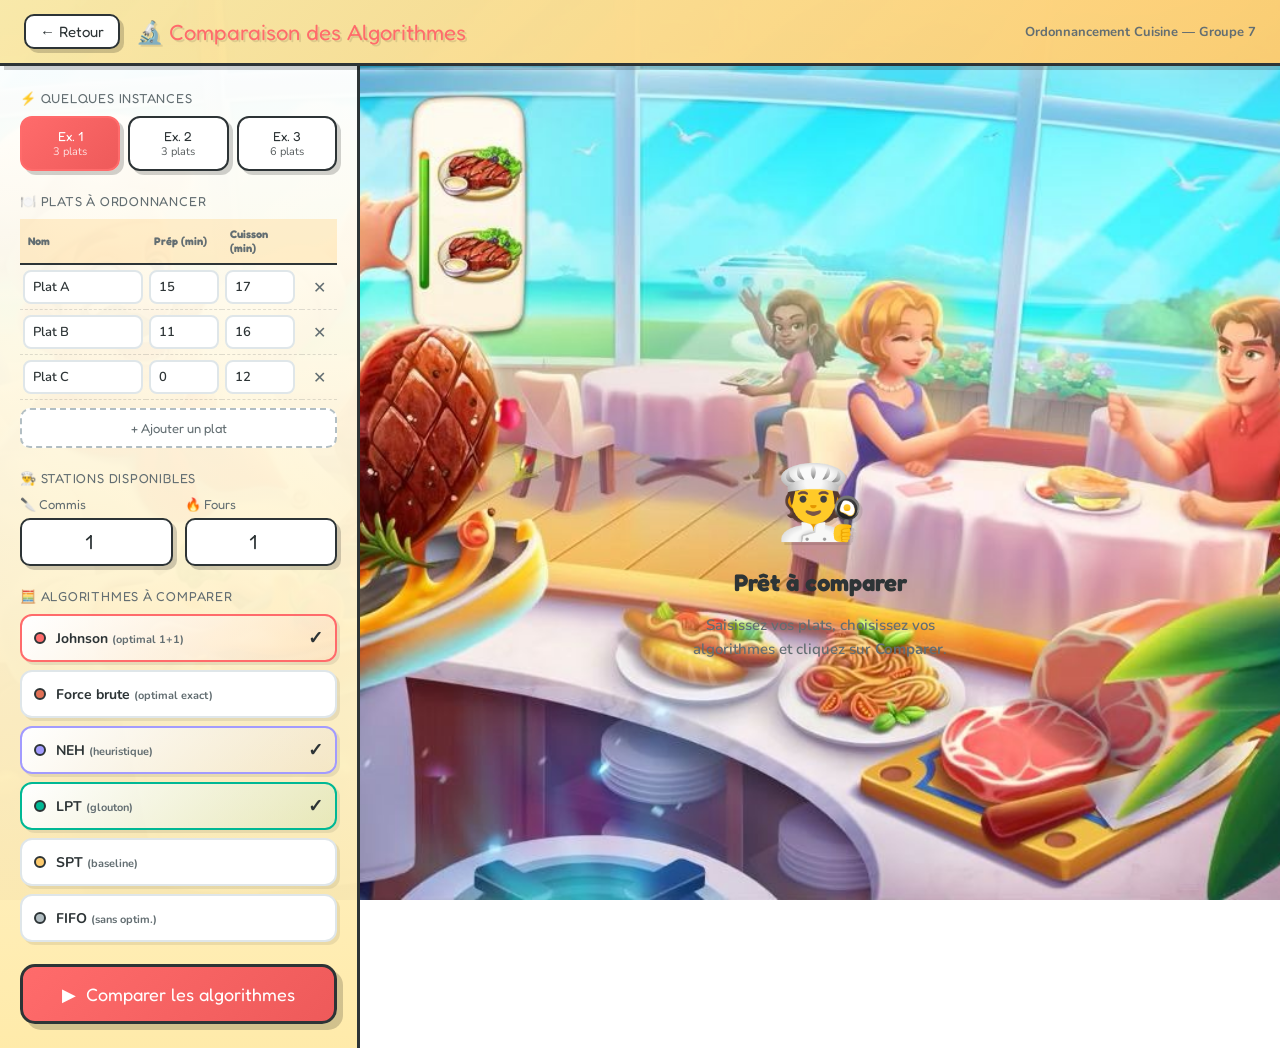
<file: templates/compare.html>
<!DOCTYPE html>
<html lang="fr">
<head>
  <meta charset="UTF-8">
  <meta name="viewport" content="width=device-width, initial-scale=1.0">
  <title>Comparaison des Algorithmes — Kitchen Scheduler</title>
  <link href="https://fonts.googleapis.com/css2?family=Fredoka+One&family=Nunito:wght@400;600;700;800&display=swap" rel="stylesheet">
  <style>
    :root {
      --surface:   rgba(255,248,220,0.95);
      --surface2:  rgba(255,250,240,0.97);
      --panel:     rgba(255,255,255,0.92);
      --border:    #2D3436;
      --accent:    #FF6B6B;
      --green:     #00B894;
      --teal:      #55EFC4;
      --purple:    #A29BFE;
      --yellow:    #FDCB6E;
      --red:       #FF6B6B;
      --text:      #2D3436;
      --muted:     #636E72;
      --radius:    15px;
      --shadow:    4px 4px 0px rgba(0,0,0,0.18);
      --shadow-lg: 6px 6px 0px rgba(0,0,0,0.18);
      --bounce:    cubic-bezier(0.68,-0.55,0.265,1.55);

      --c-johnson: #FF6B6B;
      --c-neh:     #A29BFE;
      --c-lpt:     #00B894;
      --c-spt:     #FDCB6E;
      --c-fifo:    #B2BEC3;
    }

    *, *::before, *::after { box-sizing: border-box; margin: 0; padding: 0; }

    body {
      font-family: 'Nunito', sans-serif;
      background-image: url('/static/assets/background.jpg');
      background-size: cover;
      background-position: center;
      background-attachment: fixed;
      color: var(--text);
      min-height: 100vh;
    }

    /* ── Header ── */
    .header {
      display: flex;
      align-items: center;
      gap: 16px;
      padding: 14px 24px;
      background: linear-gradient(135deg, rgba(255,234,167,0.97), rgba(253,203,110,0.97));
      border-bottom: 3px solid var(--border);
      box-shadow: var(--shadow);
      position: sticky;
      top: 0;
      z-index: 100;
    }

    .back-btn {
      display: flex;
      align-items: center;
      gap: 8px;
      color: var(--text);
      text-decoration: none;
      font-family: 'Fredoka One', cursive;
      font-size: 15px;
      background: white;
      border: 2px solid var(--border);
      border-radius: 10px;
      padding: 6px 14px;
      box-shadow: var(--shadow);
      transition: transform .2s var(--bounce);
    }
    .back-btn:hover { transform: translateY(-2px); }

    .header-title {
      font-family: 'Fredoka One', cursive;
      font-size: 22px;
      color: var(--accent);
      text-shadow: 2px 2px 0 rgba(0,0,0,0.1);
    }

    .header-sub {
      font-size: 13px;
      color: var(--muted);
      margin-left: auto;
      font-weight: 700;
    }

    /* ── Layout ── */
    .page {
      display: grid;
      grid-template-columns: 360px 1fr;
      min-height: calc(100vh - 65px);
      gap: 0;
    }

    /* ── Panneau gauche ── */
    .panel-input {
      background: linear-gradient(180deg, rgba(255,255,255,0.97), rgba(255,234,167,0.97));
      border-right: 3px solid var(--border);
      padding: 24px 20px;
      display: flex;
      flex-direction: column;
      gap: 22px;
      overflow-y: auto;
    }

    .section-title {
      font-family: 'Fredoka One', cursive;
      font-size: 13px;
      letter-spacing: .06em;
      color: var(--muted);
      margin-bottom: 10px;
      text-transform: uppercase;
    }

    /* Presets */
    .preset-grid {
      display: grid;
      grid-template-columns: 1fr 1fr 1fr;
      gap: 8px;
    }

    .preset-btn {
      background: white;
      border: 2px solid var(--border);
      border-radius: 12px;
      padding: 10px 6px;
      font-family: 'Fredoka One', cursive;
      font-size: 13px;
      cursor: pointer;
      box-shadow: var(--shadow);
      transition: all .2s var(--bounce);
      text-align: center;
      color: var(--text);
    }
    .preset-btn:hover { transform: translateY(-3px); border-color: var(--accent); }
    .preset-btn.active {
      background: linear-gradient(135deg, var(--accent), #EE5A5A);
      color: white;
      border-color: var(--accent);
    }
    .preset-btn small { display: block; font-family: 'Nunito', sans-serif; font-size: 11px; opacity: .8; }

    /* Table plats */
    .plats-table-wrapper { overflow-x: auto; }

    .plats-table {
      width: 100%;
      border-collapse: collapse;
      font-size: 13px;
    }

    .plats-table th {
      font-family: 'Fredoka One', cursive;
      font-size: 11px;
      color: var(--muted);
      padding: 8px 8px;
      text-align: left;
      border-bottom: 2px solid var(--border);
      background: rgba(253,203,110,0.3);
    }

    .plats-table td {
      padding: 5px 3px;
      border-bottom: 1px dashed rgba(45,52,54,.15);
    }

    .plats-table input[type="text"],
    .plats-table input[type="number"] {
      width: 100%;
      background: white;
      border: 2px solid #DFE6E9;
      border-radius: 8px;
      color: var(--text);
      padding: 6px 8px;
      font-size: 13px;
      font-family: 'Nunito', sans-serif;
      font-weight: 600;
      transition: border-color .2s;
    }
    .plats-table input:focus { outline: none; border-color: var(--accent); }
    .plats-table input[type="number"] { width: 70px; }

    .btn-remove-row {
      background: none;
      border: none;
      color: var(--muted);
      cursor: pointer;
      font-size: 16px;
      padding: 4px 8px;
      border-radius: 6px;
      transition: all .2s;
    }
    .btn-remove-row:hover { color: var(--red); background: rgba(255,107,107,.1); }

    .btn-add-row {
      width: 100%;
      background: white;
      border: 2px dashed #B2BEC3;
      border-radius: 10px;
      color: var(--muted);
      padding: 10px;
      font-family: 'Fredoka One', cursive;
      font-size: 13px;
      cursor: pointer;
      margin-top: 8px;
      transition: all .2s;
    }
    .btn-add-row:hover { border-color: var(--green); color: var(--green); }

    /* Stations */
    .stations-row { display: grid; grid-template-columns: 1fr 1fr; gap: 12px; }

    .station-input-group label {
      display: block;
      font-family: 'Fredoka One', cursive;
      font-size: 13px;
      color: var(--muted);
      margin-bottom: 6px;
    }

    .station-input-group input {
      width: 100%;
      background: white;
      border: 2px solid var(--border);
      border-radius: 10px;
      color: var(--text);
      padding: 10px 14px;
      font-size: 20px;
      font-family: 'Fredoka One', cursive;
      text-align: center;
      box-shadow: var(--shadow);
      transition: border-color .2s;
    }
    .station-input-group input:focus { outline: none; border-color: var(--accent); }

    /* Algos checkboxes */
    .algo-checkboxes { display: flex; flex-direction: column; gap: 8px; }

    .algo-check-label {
      display: flex;
      align-items: center;
      gap: 10px;
      cursor: pointer;
      padding: 10px 12px;
      border-radius: 12px;
      border: 2px solid #DFE6E9;
      background: white;
      box-shadow: 3px 3px 0 rgba(0,0,0,0.08);
      transition: all .2s var(--bounce);
      font-family: 'Nunito', sans-serif;
      font-weight: 700;
      font-size: 14px;
    }
    .algo-check-label input { display: none; }
    .algo-check-label:hover { transform: translateY(-2px); }
    .algo-check-label.checked {
      border-color: var(--algo-color);
      background: linear-gradient(135deg, white, rgba(var(--algo-rgb),.08));
    }
    .algo-dot {
      width: 12px; height: 12px;
      border-radius: 50%;
      background: var(--algo-color);
      border: 2px solid var(--border);
      flex-shrink: 0;
    }
    .algo-check-label .checkmark {
      margin-left: auto;
      font-size: 18px;
      opacity: 0;
      transition: opacity .2s;
    }
    .algo-check-label.checked .checkmark { opacity: 1; }

    /* Bouton run */
    .btn-run {
      width: 100%;
      background: linear-gradient(135deg, #FF6B6B, #EE5A5A);
      color: white;
      border: 3px solid var(--border);
      border-radius: 15px;
      padding: 16px;
      font-family: 'Fredoka One', cursive;
      font-size: 18px;
      cursor: pointer;
      box-shadow: var(--shadow-lg);
      transition: all .2s var(--bounce);
      display: flex;
      align-items: center;
      justify-content: center;
      gap: 10px;
    }
    .btn-run:hover { transform: translateY(-3px) scale(1.02); box-shadow: 6px 8px 0 rgba(0,0,0,.2); }
    .btn-run:disabled {
      background: #DFE6E9;
      color: var(--muted);
      cursor: not-allowed;
      transform: none;
      box-shadow: var(--shadow);
    }

    /* ── Panneau droit ── */
    .panel-results {
      padding: 24px 28px;
      overflow-y: auto;
      display: flex;
      flex-direction: column;
      gap: 24px;
    }

    /* État vide */
    .empty-state {
      display: flex;
      flex-direction: column;
      align-items: center;
      justify-content: center;
      gap: 16px;
      height: 100%;
      min-height: 400px;
      color: var(--muted);
      text-align: center;
    }
    .empty-state .empty-icon { font-size: 72px; filter: drop-shadow(3px 3px 0 rgba(0,0,0,.1)); }
    .empty-state h3 { font-family: 'Fredoka One', cursive; font-size: 24px; color: var(--text); }
    .empty-state p { font-size: 15px; max-width: 300px; line-height: 1.6; font-weight: 600; }

    /* Info box */
    .info-box {
      background: linear-gradient(135deg, rgba(162,155,254,.15), rgba(162,155,254,.05));
      border: 2px solid var(--purple);
      border-radius: var(--radius);
      padding: 14px 18px;
      display: flex;
      gap: 12px;
      align-items: flex-start;
      box-shadow: var(--shadow);
    }
    .info-box .info-icon { font-size: 22px; flex-shrink: 0; }
    .info-box p { font-size: 14px; line-height: 1.7; font-weight: 600; color: var(--text); }

    /* Tableau résultats */
    .results-table-wrapper {
      background: var(--surface2);
      border: 3px solid var(--border);
      border-radius: var(--radius);
      overflow: hidden;
      box-shadow: var(--shadow-lg);
    }

    .results-table {
      width: 100%;
      border-collapse: collapse;
      font-size: 14px;
    }

    .results-table th {
      background: linear-gradient(135deg, rgba(253,203,110,.6), rgba(255,234,167,.6));
      font-family: 'Fredoka One', cursive;
      font-size: 12px;
      color: var(--muted);
      padding: 12px 16px;
      text-align: left;
      border-bottom: 2px solid var(--border);
      letter-spacing: .05em;
      text-transform: uppercase;
    }

    .results-table td {
      padding: 14px 16px;
      border-bottom: 1px dashed rgba(45,52,54,.15);
      vertical-align: middle;
      background: rgba(255,255,255,.5);
    }
    .results-table tr:last-child td { border-bottom: none; }
    .results-table tr:hover td { background: rgba(253,203,110,.2); }

    .algo-badge { display: flex; align-items: center; gap: 8px; font-weight: 700; }

    .makespan-value {
      font-family: 'Fredoka One', cursive;
      font-size: 18px;
    }

    .best-badge {
      display: inline-flex;
      align-items: center;
      gap: 4px;
      background: linear-gradient(135deg, #00B894, #55EFC4);
      color: white;
      border: 2px solid var(--border);
      border-radius: 20px;
      padding: 2px 10px;
      font-family: 'Fredoka One', cursive;
      font-size: 11px;
      box-shadow: 2px 2px 0 rgba(0,0,0,.15);
      margin-left: 6px;
    }

    .optimal-badge {
      display: inline-flex;
      align-items: center;
      gap: 4px;
      background: linear-gradient(135deg, #FF6B6B, #EE5A5A);
      color: white;
      border: 2px solid var(--border);
      border-radius: 20px;
      padding: 2px 10px;
      font-family: 'Fredoka One', cursive;
      font-size: 11px;
      box-shadow: 2px 2px 0 rgba(0,0,0,.15);
      margin-left: 4px;
    }

    .ratio-bar-wrap { display: flex; align-items: center; gap: 10px; }
    .ratio-bar-bg {
      flex: 1;
      height: 10px;
      background: #DFE6E9;
      border-radius: 5px;
      border: 1px solid var(--border);
      overflow: hidden;
    }
    .ratio-bar-fill { height: 100%; border-radius: 5px; transition: width .6s ease; }
    .ratio-text { font-family: 'Fredoka One', cursive; font-size: 13px; color: var(--muted); width: 50px; text-align: right; }
    .time-text { font-family: 'Fredoka One', cursive; font-size: 13px; color: var(--muted); }

    /* ── Gantt ── */
    .gantt-section { display: flex; flex-direction: column; gap: 16px; }

    .gantt-card {
      background: var(--surface2);
      border: 3px solid var(--border);
      border-radius: var(--radius);
      overflow: hidden;
      box-shadow: var(--shadow);
      transition: transform .2s var(--bounce), box-shadow .2s;
    }
    .gantt-card:hover { transform: translateY(-2px); box-shadow: var(--shadow-lg); }

    .gantt-card-header {
      display: flex;
      align-items: center;
      gap: 10px;
      padding: 12px 18px;
      border-bottom: 2px solid var(--border);
      background: linear-gradient(135deg, rgba(253,203,110,.5), rgba(255,234,167,.5));
    }

    .gantt-card-header .algo-dot { width: 14px; height: 14px; }

    .gantt-card-title {
      font-family: 'Fredoka One', cursive;
      font-size: 15px;
    }

    .gantt-card-makespan {
      margin-left: auto;
      font-family: 'Fredoka One', cursive;
      font-size: 14px;
      color: var(--muted);
    }

    .gantt-body { padding: 14px 18px; }

    .gantt-row {
      display: flex;
      align-items: center;
      gap: 10px;
      margin-bottom: 10px;
    }
    .gantt-row:last-child { margin-bottom: 0; }

    .gantt-label {
      font-family: 'Fredoka One', cursive;
      font-size: 12px;
      color: var(--muted);
      width: 80px;
      flex-shrink: 0;
      text-align: right;
    }

    .gantt-track {
      flex: 1;
      height: 34px;
      background: rgba(223,230,233,.5);
      border-radius: 8px;
      border: 2px solid rgba(45,52,54,.1);
      position: relative;
      overflow: hidden;
    }

    .gantt-block {
      position: absolute;
      top: 2px;
      height: calc(100% - 4px);
      border-radius: 6px;
      display: flex;
      align-items: center;
      justify-content: center;
      font-family: 'Fredoka One', cursive;
      font-size: 11px;
      white-space: nowrap;
      overflow: hidden;
      transition: all .4s ease;
      cursor: default;
      border-width: 2px !important;
      border-style: solid !important;
    }

    .gantt-block:hover::after {
      content: attr(data-tooltip);
      position: absolute;
      bottom: calc(100% + 6px);
      left: 50%;
      transform: translateX(-50%);
      background: var(--border);
      color: white;
      padding: 4px 10px;
      border-radius: 8px;
      font-size: 11px;
      white-space: nowrap;
      pointer-events: none;
      z-index: 10;
      font-family: 'Nunito', sans-serif;
      font-weight: 700;
    }

    /* ── Loader ── */
    .loader-overlay {
      position: fixed;
      inset: 0;
      background: rgba(255,248,220,.85);
      display: none;
      align-items: center;
      justify-content: center;
      z-index: 999;
      flex-direction: column;
      gap: 20px;
    }
    .loader-overlay.active { display: flex; }
    .spinner {
      width: 56px; height: 56px;
      border: 4px solid #DFE6E9;
      border-top-color: var(--accent);
      border-radius: 50%;
      animation: spin .7s linear infinite;
    }
    .loader-overlay p {
      font-family: 'Fredoka One', cursive;
      font-size: 18px;
      color: var(--muted);
    }
    @keyframes spin { to { transform: rotate(360deg); } }

    /* ── Toast ── */
    .toast {
      position: fixed;
      bottom: 24px;
      right: 24px;
      background: white;
      border: 3px solid var(--border);
      border-radius: 14px;
      padding: 14px 20px;
      font-family: 'Fredoka One', cursive;
      font-size: 15px;
      box-shadow: var(--shadow-lg);
      transform: translateY(80px);
      opacity: 0;
      transition: all .3s var(--bounce);
      z-index: 1000;
      max-width: 360px;
    }
    .toast.show { transform: translateY(0); opacity: 1; }
    .toast.error { border-color: var(--red); color: var(--red); }
    .toast.success { border-color: var(--green); color: var(--green); }

    /* ── Responsive ── */
    @media (max-width: 900px) {
      .page { grid-template-columns: 1fr; }
      .panel-input { border-right: none; border-bottom: 3px solid var(--border); }
    }
  </style>
</head>
<body>

<!-- Header -->
<header class="header">
  <a href="/" class="back-btn">← Retour</a>
  <span class="header-title">🔬 Comparaison des Algorithmes</span>
  <span class="header-sub">Ordonnancement Cuisine — Groupe 7</span>
</header>

<div class="page">

  <!-- ── Panneau gauche : saisie ──────────────────────── -->
  <aside class="panel-input">

    <!-- Exemples rapides -->
    <div>
      <div class="section-title">⚡ Quelques instances</div>
      <div class="preset-grid">
        <button class="preset-btn" onclick="chargerPreset(1)">Ex. 1<br><small>3 plats</small></button>
        <button class="preset-btn" onclick="chargerPreset(2)">Ex. 2<br><small>3 plats</small></button>
        <button class="preset-btn" onclick="chargerPreset(3)">Ex. 3<br><small>6 plats</small></button>
      </div>
    </div>

    <!-- Saisie des plats -->
    <div>
      <div class="section-title">🍽️ Plats à ordonnancer</div>
      <div class="plats-table-wrapper">
        <table class="plats-table">
          <thead>
            <tr>
              <th>Nom</th>
              <th>Prép (min)</th>
              <th>Cuisson (min)</th>
              <th></th>
            </tr>
          </thead>
          <tbody id="plats-tbody"></tbody>
        </table>
      </div>
      <button class="btn-add-row" onclick="ajouterLigne()">+ Ajouter un plat</button>
    </div>

    <!-- Stations -->
    <div>
      <div class="section-title">👨‍🍳 Stations disponibles</div>
      <div class="stations-row">
        <div class="station-input-group">
          <label>🔪 Commis</label>
          <input type="number" id="nb-commis" value="1" min="1" max="10">
        </div>
        <div class="station-input-group">
          <label>🔥 Fours</label>
          <input type="number" id="nb-fours" value="1" min="1" max="10">
        </div>
      </div>
    </div>

    <!-- Algos -->
    <div>
      <div class="section-title">🧮 Algorithmes à comparer</div>
      <div class="algo-checkboxes" id="algo-checkboxes">
        <label class="algo-check-label checked"
               style="--algo-color: #FF6B6B; --algo-rgb: 255,107,107;"
               data-algo="johnson" onclick="toggleAlgo(this)">
          <span class="algo-dot"></span>
          <span>Johnson <small style="color:var(--muted); font-size:11px;">(optimal 1+1)</small></span>
          <span class="checkmark">✓</span>
        </label>
        <label class="algo-check-label"
               style="--algo-color: #E17055; --algo-rgb: 225,112,85;"
               data-algo="brute" onclick="toggleAlgo(this)">
          <span class="algo-dot"></span>
          <span>Force brute <small style="color:var(--muted); font-size:11px;">(optimal exact)</small></span>
          <span class="checkmark">✓</span>
        </label>
        <label class="algo-check-label checked"
               style="--algo-color: #A29BFE; --algo-rgb: 162,155,254;"
               data-algo="neh" onclick="toggleAlgo(this)">
          <span class="algo-dot"></span>
          <span>NEH <small style="color:var(--muted); font-size:11px;">(heuristique)</small></span>
          <span class="checkmark">✓</span>
        </label>
        <label class="algo-check-label checked"
               style="--algo-color: #00B894; --algo-rgb: 0,184,148;"
               data-algo="lpt" onclick="toggleAlgo(this)">
          <span class="algo-dot"></span>
          <span>LPT <small style="color:var(--muted); font-size:11px;">(glouton)</small></span>
          <span class="checkmark">✓</span>
        </label>
        <label class="algo-check-label"
               style="--algo-color: #FDCB6E; --algo-rgb: 253,203,110;"
               data-algo="spt" onclick="toggleAlgo(this)">
          <span class="algo-dot"></span>
          <span>SPT <small style="color:var(--muted); font-size:11px;">(baseline)</small></span>
          <span class="checkmark">✓</span>
        </label>
        <label class="algo-check-label"
               style="--algo-color: #B2BEC3; --algo-rgb: 178,190,195;"
               data-algo="fifo" onclick="toggleAlgo(this)">
          <span class="algo-dot"></span>
          <span>FIFO <small style="color:var(--muted); font-size:11px;">(sans optim.)</small></span>
          <span class="checkmark">✓</span>
        </label>
      </div>
    </div>

    <!-- Bouton lancer -->
    <button class="btn-run" id="btn-run" onclick="lancerComparaison()">
      <span>▶</span> Comparer les algorithmes
    </button>

  </aside>

  <!-- ── Panneau droit : résultats ────────────────────── -->
  <section class="panel-results" id="panel-results">
    <div class="empty-state" id="empty-state">
      <div class="empty-icon">🧑‍🍳</div>
      <h3>Prêt à comparer</h3>
      <p>Saisissez vos plats, choisissez vos algorithmes et cliquez sur <strong>Comparer</strong>.</p>
    </div>
  </section>

</div>

<!-- Loader -->
<div class="loader-overlay" id="loader">
  <div class="spinner"></div>
  <p style="color:var(--muted); font-family:'Space Mono',monospace; font-size:13px;">Calcul en cours…</p>
</div>

<!-- Toast -->
<div class="toast" id="toast"></div>

<script>
// ── Données ──────────────────────────────────────────────
const ALGO_COLORS = {
  johnson: '#FF6B6B',
  brute:   '#E17055',
  neh:     '#A29BFE',
  lpt:     '#00B894',
  spt:     '#FDCB6E',
  fifo:    '#B2BEC3',
};

const PRESETS = {
  1: {
    label: 'Exemple 1',
    plats: [
      { nom: 'Plat A', prep: 15, cuisson: 17 },
      { nom: 'Plat B', prep: 11, cuisson: 16 },
      { nom: 'Plat C', prep: 0,  cuisson: 12 },
    ],
    commis: 1, fours: 1
  },
  2: {
    label: 'Exemple 2',
    plats: [
      { nom: 'Plat 1', prep: 16, cuisson: 10 },
      { nom: 'Plat 2', prep: 14, cuisson: 14 },
      { nom: 'Plat 3', prep: 11, cuisson: 8  },
    ],
    commis: 1, fours: 1
  },
  3: {
    label: 'Exemple 3',
    plats: [
      { nom: 'Salade', prep: 2,  cuisson: 0 },
      { nom: 'Pates', prep: 5, cuisson: 20  },
      { nom: 'Viande', prep: 3, cuisson: 25 },
      { nom: 'Gateau', prep: 15, cuisson: 30 },
      { nom: 'Soupe', prep: 8, cuisson: 5 },
      { nom: 'Omelette', prep: 10, cuisson: 3 },
    ],
    commis: 1, fours: 1
  }
};

let activeAlgos = new Set(['johnson', 'brute', 'neh', 'lpt']);
let activePreset = null;

// ── Init ─────────────────────────────────────────────────
document.addEventListener('DOMContentLoaded', () => {
  chargerPreset(1);
});

// ── Presets ──────────────────────────────────────────────
function chargerPreset(n) {
  const p = PRESETS[n];
  if (!p) return;
  activePreset = n;

  // Mettre à jour les boutons preset
  document.querySelectorAll('.preset-btn').forEach((b, i) => {
    b.classList.toggle('active', i + 1 === n);
  });

  // Remplir la table
  const tbody = document.getElementById('plats-tbody');
  tbody.innerHTML = '';
  p.plats.forEach(plat => ajouterLigne(plat.nom, plat.prep, plat.cuisson));

  // Stations
  document.getElementById('nb-commis').value = p.commis;
  document.getElementById('nb-fours').value  = p.fours;
}

// ── Table des plats ──────────────────────────────────────
let rowId = 0;
function ajouterLigne(nom = '', prep = '', cuisson = '') {
  const tbody = document.getElementById('plats-tbody');
  const id = rowId++;
  const tr = document.createElement('tr');
  tr.dataset.rowId = id;
  tr.innerHTML = `
    <td><input type="text"   value="${nom}"    placeholder="Plat ${id+1}" class="input-nom"></td>
    <td><input type="number" value="${prep}"   placeholder="0" min="0" class="input-prep"></td>
    <td><input type="number" value="${cuisson}" placeholder="0" min="0" class="input-cuisson"></td>
    <td><button class="btn-remove-row" onclick="supprimerLigne(${id})">✕</button></td>
  `;
  tbody.appendChild(tr);
}

function supprimerLigne(id) {
  const tr = document.querySelector(`tr[data-row-id="${id}"]`);
  if (tr) tr.remove();
}

// ── Algos checkbox ───────────────────────────────────────
function toggleAlgo(label) {
  const algo = label.dataset.algo;
  if (activeAlgos.has(algo)) {
    if (activeAlgos.size <= 1) { showToast('Gardez au moins 1 algorithme.', 'error'); return; }
    activeAlgos.delete(algo);
    label.classList.remove('checked');
  } else {
    activeAlgos.add(algo);
    label.classList.add('checked');
  }
}

// ── Lire les plats saisis ────────────────────────────────
function lirePlats() {
  const rows = document.querySelectorAll('#plats-tbody tr');
  const plats = [];
  for (const row of rows) {
    const nom     = row.querySelector('.input-nom').value.trim() || `Plat ${plats.length + 1}`;
    const prep    = parseInt(row.querySelector('.input-prep').value)    || 0;
    const cuisson = parseInt(row.querySelector('.input-cuisson').value) || 0;
    if (prep === 0 && cuisson === 0) continue;
    plats.push({ nom, prep, cuisson });
  }
  return plats;
}

// ── Lancer la comparaison ────────────────────────────────
async function lancerComparaison() {
  const plats = lirePlats();
  if (plats.length < 1) {
    showToast('Ajoutez au moins un plat avec un temps non nul.', 'error');
    return;
  }

  const nbCommis = parseInt(document.getElementById('nb-commis').value) || 1;
  const nbFours  = parseInt(document.getElementById('nb-fours').value)  || 1;
  const algos    = [...activeAlgos];

  document.getElementById('loader').classList.add('active');
  document.getElementById('btn-run').disabled = true;

  try {
    const resp = await fetch('/api/compare', {
      method: 'POST',
      headers: { 'Content-Type': 'application/json' },
      body: JSON.stringify({ plats, nb_commis: nbCommis, nb_fours: nbFours, algos })
    });

    if (!resp.ok) throw new Error(`Erreur serveur : ${resp.status}`);
    const data = await resp.json();
    afficherResultats(data);
    showToast('Comparaison terminée !', 'success');
  } catch (err) {
    showToast(`Erreur : ${err.message}`, 'error');
  } finally {
    document.getElementById('loader').classList.remove('active');
    document.getElementById('btn-run').disabled = false;
  }
}

// ── Afficher les résultats ───────────────────────────────
function afficherResultats(data) {
  const container = document.getElementById('panel-results');
  container.innerHTML = '';

  const { resultats, meilleur_algo, meilleur_makespan, nb_commis, nb_fours, est_optimal_garanti } = data;
  const entries = Object.entries(resultats).sort((a, b) => a[1].makespan - b[1].makespan);
  const makespan_max = Math.max(...entries.map(([, r]) => r.makespan));

  // ── Info pédagogique ────────────────────────────────
  const infoBox = document.createElement('div');
  infoBox.className = 'info-box';
  const infoMsg = est_optimal_garanti
    ? `<strong>Johnson garantit l'optimal</strong> sur cette instance (1 commis + 1 four). Les autres algorithmes s'en écartent plus ou moins — comparez les ratios pour visualiser leur performance relative.`
    : `<strong>Aucun algorithme ne garantit l'optimal</strong> pour ${nb_commis} commis + ${nb_fours} fours. Le meilleur résultat trouvé (${(meilleur_makespan/60).toFixed(0)} min) est une <em>borne supérieure</em> de l'optimal théorique.`;
  infoBox.innerHTML = `<div class="info-icon">💡</div><p>${infoMsg}</p>`;
  container.appendChild(infoBox);

  // ── Tableau de résultats ────────────────────────────
  const tableWrapper = document.createElement('div');
  tableWrapper.className = 'results-table-wrapper';
  tableWrapper.innerHTML = `
    <table class="results-table">
      <thead>
        <tr>
          <th>Algorithme</th>
          <th>Makespan</th>
          <th>Ratio / meilleur</th>
          <th>Temps calcul</th>
        </tr>
      </thead>
      <tbody>
        ${entries.map(([nom, r]) => {
          const color  = ALGO_COLORS[nom] || '#888';
          const isBest = nom === meilleur_algo;
          const ratio  = r.makespan / meilleur_makespan;
          const pct    = ((ratio - 1) * 100).toFixed(1);
          const barPct = (meilleur_makespan / r.makespan * 100).toFixed(1);
          const ms_min = (r.makespan / 60).toFixed(0);
          const isOpt  = r.est_optimal;
          return `
            <tr>
              <td>
                <div class="algo-badge">
                  <span class="algo-dot" style="background:${color};"></span>
                  <span>${formatNom(nom)}</span>
                  ${isBest ? '<span class="best-badge">🏆 meilleur</span>' : ''}
                  ${isOpt  ? '<span class="optimal-badge">✅ optimal</span>' : ''}
                </div>
              </td>
              <td>
                <span class="makespan-value" style="color:${color};">${ms_min} min</span>
              </td>
              <td>
                <div class="ratio-bar-wrap">
                  <div class="ratio-bar-bg">
                    <div class="ratio-bar-fill" style="width:${barPct}%; background:${color};"></div>
                  </div>
                  <span class="ratio-text">${isBest ? '—' : '+' + pct + '%'}</span>
                </div>
              </td>
              <td>
                <span class="time-text">${(r.temps_execution * 1000).toFixed(3)} ms</span>
              </td>
            </tr>
          `;
        }).join('')}
      </tbody>
    </table>
  `;
  container.appendChild(tableWrapper);

  // ── Diagrammes de Gantt ──────────────────────────────
  const ganttSection = document.createElement('div');
  ganttSection.className = 'gantt-section';
  const ganttTitle = document.createElement('div');
  ganttTitle.className = 'section-title';
  ganttTitle.textContent = '📊 Diagrammes de Gantt';
  ganttSection.appendChild(ganttTitle);

  entries.forEach(([nom, r]) => {
    const color = ALGO_COLORS[nom] || '#888';
    const card  = creerGanttCard(nom, r, color, makespan_max);
    ganttSection.appendChild(card);
  });

  container.appendChild(ganttSection);
}

// ── Créer une carte Gantt ────────────────────────────────
function creerGanttCard(nom, resultat, color, makespan_max) {
  const card = document.createElement('div');
  card.className = 'gantt-card';
  card.style.setProperty('--algo-color', color);

  const ms_min = (resultat.makespan / 60).toFixed(0);
  const isBest = resultat.makespan === Math.min(...Object.values(arguments[0] || {}));

  card.innerHTML = `
    <div class="gantt-card-header">
      <span class="algo-dot" style="background:${color};"></span>
      <span class="gantt-card-title">${formatNom(nom)}</span>
      ${resultat.est_optimal ? '<span class="optimal-badge" style="font-size:10px;">✅ optimal</span>' : ''}
      <span class="gantt-card-makespan">Makespan : ${ms_min} min</span>
    </div>
    <div class="gantt-body" id="gantt-body-${nom}"></div>
  `;

  // Construire les pistes après insertion dans le DOM
  requestAnimationFrame(() => {
    const body = document.getElementById(`gantt-body-${nom}`);
    if (!body) return;

    const scale = makespan_max > 0 ? 100 / makespan_max : 1;

    // Commis
    (resultat.schedule_commis || []).forEach((commis, i) => {
      const row = creerGanttRow(`Commis ${i+1}`, commis, scale, color);
      body.appendChild(row);
    });

    // Fours
    (resultat.schedule_fours || []).forEach((four, i) => {
      const row = creerGanttRow(`Four ${i+1}`, four, scale, color, true);
      body.appendChild(row);
    });
  });

  return card;
}

function creerGanttRow(label, taches, scale, color, isFour = false) {
  const row = document.createElement('div');
  row.className = 'gantt-row';

  const lbl = document.createElement('div');
  lbl.className = 'gantt-label';
  lbl.textContent = label;

  const track = document.createElement('div');
  track.className = 'gantt-track';

  taches.forEach((t, idx) => {
    if (!t || t.debut === undefined) return;
    const left  = (t.debut * scale).toFixed(2);
    const width = Math.max(0.5, ((t.fin - t.debut) * scale)).toFixed(2);
    const nom   = t.plat?.nom || `Tâche ${idx+1}`;
    const debut_min = (t.debut / 60).toFixed(0);
    const fin_min   = (t.fin   / 60).toFixed(0);

    const block = document.createElement('div');
    block.className = 'gantt-block';
    block.style.left       = `${left}%`;
    block.style.width      = `${width}%`;
    block.style.background = isFour
      ? `${color}cc`
      : `${color}66`;
    block.style.border = `1px solid ${color}`;
    block.style.color  = '#fff';
    block.textContent  = width > 4 ? nom : '';
    block.dataset.tooltip = `${nom} : ${debut_min}→${fin_min} min`;

    track.appendChild(block);
  });

  row.appendChild(lbl);
  row.appendChild(track);
  return row;
}

// ── Utilitaires ──────────────────────────────────────────
function formatNom(algo) {
  const noms = {
    johnson: "Johnson's Algorithm",
    brute:   "Force brute (optimal exact)",
    neh:     "NEH (Nawaz-Enscore-Ham)",
    lpt:     "LPT (Longest Processing Time)",
    spt:     "SPT (Shortest Processing Time)",
    fifo:    "FIFO (sans optimisation)",
  };
  return noms[algo] || algo;
}

function showToast(msg, type = '') {
  const t = document.getElementById('toast');
  t.textContent = msg;
  t.className   = `toast ${type} show`;
  setTimeout(() => { t.classList.remove('show'); }, 3500);
}
</script>
</body>
</html>
</file>
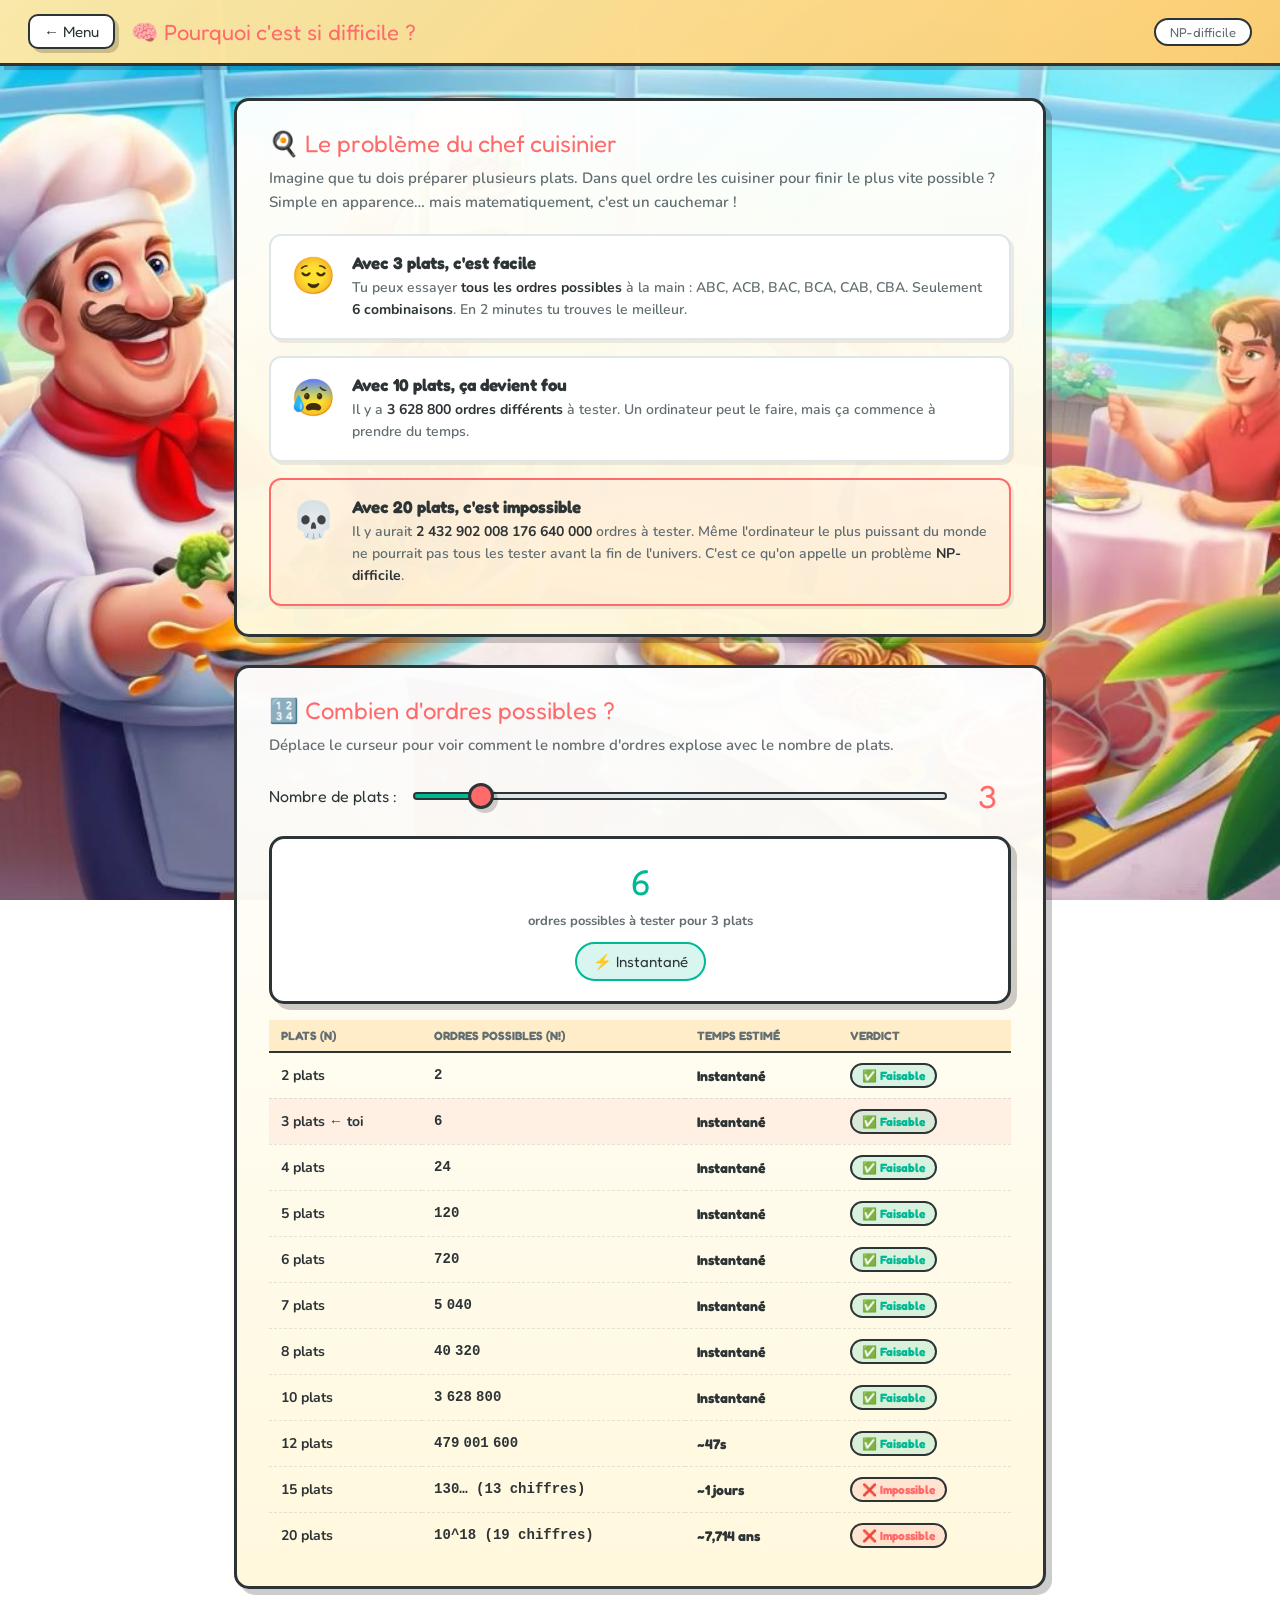
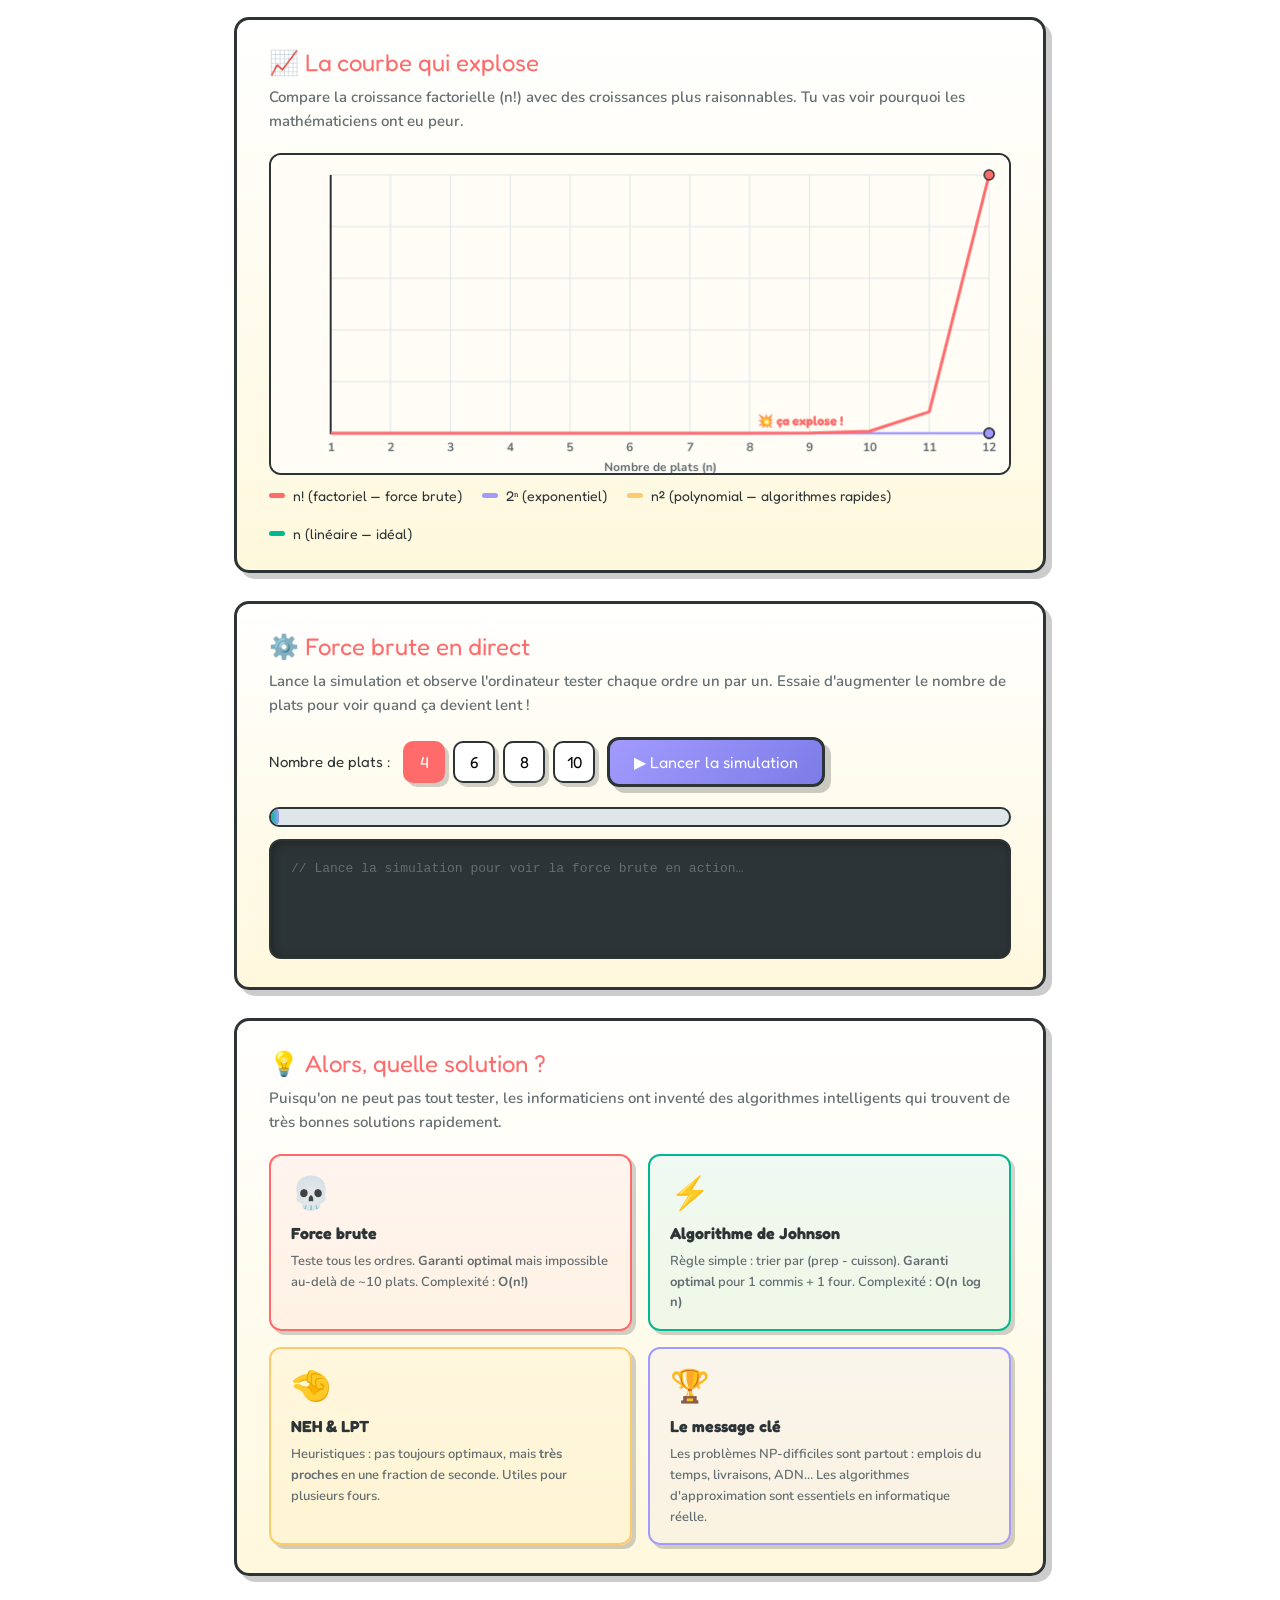
<file: templates/complexite.html>
<!DOCTYPE html>
<html lang="fr">
<head>
  <meta charset="UTF-8">
  <meta name="viewport" content="width=device-width, initial-scale=1.0">
  <title>Pourquoi c'est difficile ? — Kitchen Scheduler</title>
  <link href="https://fonts.googleapis.com/css2?family=Fredoka+One&family=Nunito:wght@400;600;700;800&display=swap" rel="stylesheet">
  <style>
    :root {
      --accent:  #FF6B6B;
      --green:   #00B894;
      --purple:  #A29BFE;
      --yellow:  #FDCB6E;
      --blue:    #74B9FF;
      --dark:    #2D3436;
      --muted:   #636E72;
      --shadow:  4px 4px 0px rgba(0,0,0,0.18);
      --shadow-lg:6px 6px 0px rgba(0,0,0,0.2);
      --bounce:  cubic-bezier(0.68,-0.55,0.265,1.55);
      --r: 15px;
    }
    *, *::before, *::after { box-sizing: border-box; margin: 0; padding: 0; }

    body {
      font-family: 'Nunito', sans-serif;
      background-image: url('/static/assets/background.jpg');
      background-size: cover;
      background-position: center;
      background-attachment: fixed;
      color: var(--dark);
      min-height: 100vh;
    }

    /* ── Header ── */
    .header {
      display: flex; align-items: center; gap: 16px;
      padding: 14px 28px;
      background: linear-gradient(135deg,rgba(255,234,167,.97),rgba(253,203,110,.97));
      border-bottom: 3px solid var(--dark);
      box-shadow: var(--shadow);
      position: sticky; top: 0; z-index: 100;
    }
    .back-btn {
      font-family: 'Fredoka One', cursive; font-size: 15px;
      color: var(--dark); text-decoration: none;
      background: white; border: 2px solid var(--dark);
      border-radius: 10px; padding: 6px 14px;
      box-shadow: var(--shadow);
      transition: transform .2s var(--bounce);
    }
    .back-btn:hover { transform: translateY(-2px); }
    .header-title { font-family: 'Fredoka One', cursive; font-size: 22px; color: var(--accent); }
    .header-badge {
      background: white; border: 2px solid var(--dark);
      border-radius: 20px; padding: 4px 14px;
      font-family: 'Fredoka One', cursive; font-size: 13px; color: var(--muted);
      margin-left: auto;
    }

    /* ── Page layout ── */
    .page { max-width: 860px; margin: 0 auto; padding: 32px 24px 80px; display: flex; flex-direction: column; gap: 28px; }

    /* ── Cards ── */
    .card {
      background: linear-gradient(180deg,rgba(255,255,255,.97),rgba(255,248,220,.97));
      border: 3px solid var(--dark); border-radius: var(--r);
      padding: 28px 32px; box-shadow: var(--shadow-lg);
    }
    .card-title {
      font-family: 'Fredoka One', cursive; font-size: 24px;
      color: var(--accent); margin-bottom: 8px;
    }
    .card-sub { font-size: 15px; font-weight: 600; color: var(--muted); margin-bottom: 20px; line-height: 1.6; }

    /* ── Section 1 : Histoire ── */
    .story-blocks { display: flex; flex-direction: column; gap: 16px; }
    .story-block {
      display: flex; gap: 16px; align-items: flex-start;
      background: white; border: 2px solid #DFE6E9;
      border-radius: 12px; padding: 16px 20px;
      box-shadow: 3px 3px 0 rgba(0,0,0,.07);
      transition: transform .2s var(--bounce);
    }
    .story-block:hover { transform: translateX(4px); }
    .story-icon { font-size: 36px; flex-shrink: 0; }
    .story-block h3 { font-family: 'Fredoka One', cursive; font-size: 17px; margin-bottom: 4px; }
    .story-block p  { font-size: 14px; font-weight: 600; color: var(--muted); line-height: 1.6; }
    .story-block strong { color: var(--dark); }
    .story-block.highlight { border-color: var(--accent); background: rgba(255,107,107,.05); }

    /* ── Section 2 : Table factorielle ── */
    .slider-row {
      display: flex; align-items: center; gap: 16px; margin-bottom: 20px; flex-wrap: wrap;
    }
    .slider-row label { font-family: 'Fredoka One', cursive; font-size: 16px; white-space: nowrap; }
    input[type="range"] {
      flex: 1; min-width: 160px;
      -webkit-appearance: none; height: 8px;
      background: linear-gradient(90deg, var(--green) var(--pct,30%), #DFE6E9 var(--pct,30%));
      border-radius: 4px; border: 2px solid var(--dark);
      outline: none; cursor: pointer;
    }
    input[type="range"]::-webkit-slider-thumb {
      -webkit-appearance: none; width: 26px; height: 26px;
      border-radius: 50%; background: var(--accent);
      border: 3px solid var(--dark); cursor: pointer;
      box-shadow: var(--shadow);
    }
    .n-display {
      font-family: 'Fredoka One', cursive; font-size: 32px;
      color: var(--accent); min-width: 48px; text-align: center;
    }

    .fact-result {
      background: white; border: 3px solid var(--dark);
      border-radius: var(--r); padding: 20px 24px;
      text-align: center; box-shadow: var(--shadow-lg);
      transition: all .3s var(--bounce);
      margin-bottom: 16px;
    }
    .fact-number {
      font-family: 'Fredoka One', cursive;
      font-size: clamp(20px, 4vw, 36px);
      word-break: break-all; line-height: 1.3;
      transition: color .3s;
    }
    .fact-label { font-size: 13px; font-weight: 700; color: var(--muted); margin-top: 6px; }
    .fact-time {
      margin-top: 12px; font-family: 'Fredoka One', cursive;
      font-size: 15px; padding: 8px 16px;
      border-radius: 20px; display: inline-block;
      border: 2px solid var(--dark);
    }

    .fact-table { width: 100%; border-collapse: collapse; font-size: 14px; }
    .fact-table th {
      font-family: 'Fredoka One', cursive; font-size: 12px;
      color: var(--muted); padding: 8px 12px;
      text-align: left; border-bottom: 2px solid var(--dark);
      background: rgba(253,203,110,.3); text-transform: uppercase;
    }
    .fact-table td { padding: 10px 12px; border-bottom: 1px dashed rgba(45,52,54,.12); font-weight: 700; }
    .fact-table tr:last-child td { border-bottom: none; }
    .fact-table tr.highlight-row td { background: rgba(255,107,107,.08); }
    .fact-table .verdict {
      font-family: 'Fredoka One', cursive; font-size: 12px;
      padding: 3px 10px; border-radius: 20px;
      border: 2px solid var(--dark); display: inline-block;
    }
    .v-ok   { background: rgba(0,184,148,.15);  color: var(--green);  border-color: var(--green); }
    .v-warn { background: rgba(253,203,110,.3);  color: #b7860b; border-color: var(--yellow); }
    .v-bad  { background: rgba(255,107,107,.15); color: var(--accent); border-color: var(--accent); }
    .v-dead { background: rgba(45,52,54,.08);    color: var(--muted);  border-color: #DFE6E9; }

    /* ── Section 3 : Graphe ── */
    canvas { display: block; width: 100%; border-radius: 12px; border: 2px solid var(--dark); background: white; }
    .legend { display: flex; gap: 20px; flex-wrap: wrap; margin-top: 12px; }
    .legend-item { display: flex; align-items: center; gap: 8px; font-family: 'Fredoka One', cursive; font-size: 14px; }
    .legend-dot { width: 16px; height: 5px; border-radius: 3px; }

    /* ── Section 4 : Démo force brute ── */
    .demo-controls { display: flex; align-items: center; gap: 12px; flex-wrap: wrap; margin-bottom: 20px; }
    .demo-controls label { font-family: 'Fredoka One', cursive; font-size: 15px; }
    .n-btns { display: flex; gap: 8px; }
    .n-btn {
      width: 42px; height: 42px;
      background: white; border: 2px solid var(--dark);
      border-radius: 10px; font-family: 'Fredoka One', cursive;
      font-size: 16px; cursor: pointer; box-shadow: var(--shadow);
      transition: all .2s var(--bounce);
    }
    .n-btn:hover  { transform: translateY(-2px); border-color: var(--accent); }
    .n-btn.active { background: var(--accent); color: white; border-color: var(--accent); }

    .btn-demo {
      background: linear-gradient(135deg, var(--purple), #7c7ce8);
      color: white; border: 3px solid var(--dark);
      border-radius: 12px; padding: 12px 24px;
      font-family: 'Fredoka One', cursive; font-size: 16px;
      cursor: pointer; box-shadow: var(--shadow-lg);
      transition: all .2s var(--bounce);
    }
    .btn-demo:hover    { transform: translateY(-2px); }
    .btn-demo:disabled { background: #DFE6E9; color: var(--muted); cursor: not-allowed; transform: none; }

    .demo-output {
      background: #2D3436; color: #55EFC4;
      border-radius: 12px; border: 2px solid var(--dark);
      padding: 16px 20px; font-family: 'Courier New', monospace;
      font-size: 13px; min-height: 120px; line-height: 1.8;
      overflow-y: auto; max-height: 280px;
      box-shadow: inset 2px 2px 8px rgba(0,0,0,.3);
    }
    .demo-output .line-perm { color: #74B9FF; }
    .demo-output .line-best { color: #FDCB6E; }
    .demo-output .line-done { color: #55EFC4; font-weight: bold; }
    .demo-output .line-warn { color: #FF7675; }

    .progress-bar-wrap {
      background: #DFE6E9; border: 2px solid var(--dark);
      border-radius: 20px; height: 20px; margin: 12px 0;
      overflow: hidden;
    }
    .progress-bar-fill {
      height: 100%; background: linear-gradient(90deg, var(--green), var(--purple));
      border-radius: 20px; transition: width .1s;
      display: flex; align-items: center; justify-content: flex-end;
      padding-right: 8px;
    }
    .progress-label { font-family: 'Fredoka One', cursive; font-size: 11px; color: white; white-space: nowrap; }

    /* ── Conclusion ── */
    .conclusion-grid { display: grid; grid-template-columns: 1fr 1fr; gap: 16px; }
    .concl-card {
      background: white; border: 2px solid var(--dark);
      border-radius: 12px; padding: 16px 20px;
      box-shadow: var(--shadow);
      display: flex; flex-direction: column; gap: 8px;
    }
    .concl-card .concl-icon { font-size: 32px; }
    .concl-card h3 { font-family: 'Fredoka One', cursive; font-size: 16px; }
    .concl-card p  { font-size: 13px; font-weight: 600; color: var(--muted); line-height: 1.6; }
    .concl-card.green-card { border-color: var(--green); background: rgba(0,184,148,.06); }
    .concl-card.purple-card{ border-color: var(--purple); background: rgba(162,155,254,.06); }
    .concl-card.yellow-card{ border-color: var(--yellow); background: rgba(253,203,110,.1); }
    .concl-card.red-card   { border-color: var(--accent); background: rgba(255,107,107,.06); }

    @media (max-width: 600px) {
      .conclusion-grid { grid-template-columns: 1fr; }
      .orders-compare  { grid-template-columns: 1fr; }
    }
  </style>
</head>
<body>

<header class="header">
  <a href="/" class="back-btn">← Menu</a>
  <span class="header-title">🧠 Pourquoi c'est si difficile ?</span>
  <span class="header-badge">NP-difficile</span>
</header>

<div class="page">

  <!-- ── 1. L'histoire ── -->
  <div class="card">
    <div class="card-title">🍳 Le problème du chef cuisinier</div>
    <div class="card-sub">Imagine que tu dois préparer plusieurs plats. Dans quel ordre les cuisiner pour finir le plus vite possible ? Simple en apparence… mais matematiquement, c'est un cauchemar !</div>

    <div class="story-blocks">
      <div class="story-block">
        <div class="story-icon">😌</div>
        <div>
          <h3>Avec 3 plats, c'est facile</h3>
          <p>Tu peux essayer <strong>tous les ordres possibles</strong> à la main : ABC, ACB, BAC, BCA, CAB, CBA. Seulement <strong>6 combinaisons</strong>. En 2 minutes tu trouves le meilleur.</p>
        </div>
      </div>
      <div class="story-block">
        <div class="story-icon">😰</div>
        <div>
          <h3>Avec 10 plats, ça devient fou</h3>
          <p>Il y a <strong>3 628 800 ordres différents</strong> à tester. Un ordinateur peut le faire, mais ça commence à prendre du temps.</p>
        </div>
      </div>
      <div class="story-block highlight">
        <div class="story-icon">💀</div>
        <div>
          <h3>Avec 20 plats, c'est impossible</h3>
          <p>Il y aurait <strong>2 432 902 008 176 640 000</strong> ordres à tester. Même l'ordinateur le plus puissant du monde ne pourrait pas tous les tester avant la fin de l'univers. C'est ce qu'on appelle un problème <strong>NP-difficile</strong>.</p>
        </div>
      </div>
    </div>
  </div>

  <!-- ── 2. Table factorielle interactive ── -->
  <div class="card">
    <div class="card-title">🔢 Combien d'ordres possibles ?</div>
    <div class="card-sub">Déplace le curseur pour voir comment le nombre d'ordres explose avec le nombre de plats.</div>

    <div class="slider-row">
      <label>Nombre de plats :</label>
      <input type="range" id="slider-n" min="1" max="20" value="3" oninput="majSlider(this.value)">
      <div class="n-display" id="n-val">3</div>
    </div>

    <div class="fact-result" id="fact-result">
      <div class="fact-number" id="fact-number">6</div>
      <div class="fact-label" id="fact-label">ordres possibles à tester</div>
      <div class="fact-time" id="fact-time">⚡ Instantané</div>
    </div>

    <table class="fact-table">
      <thead>
        <tr>
          <th>Plats (n)</th>
          <th>Ordres possibles (n!)</th>
          <th>Temps estimé</th>
          <th>Verdict</th>
        </tr>
      </thead>
      <tbody id="fact-tbody"></tbody>
    </table>
  </div>

  <!-- ── 3. Graphe ── -->
  <div class="card">
    <div class="card-title">📈 La courbe qui explose</div>
    <div class="card-sub">Compare la croissance factorielle (n!) avec des croissances plus raisonnables. Tu vas voir pourquoi les mathématiciens ont eu peur.</div>

    <canvas id="chart" height="320"></canvas>
    <div class="legend">
      <div class="legend-item"><div class="legend-dot" style="background:#FF6B6B;"></div> n! (factoriel — force brute)</div>
      <div class="legend-item"><div class="legend-dot" style="background:#A29BFE;"></div> 2ⁿ (exponentiel)</div>
      <div class="legend-item"><div class="legend-dot" style="background:#FDCB6E;"></div> n² (polynomial — algorithmes rapides)</div>
      <div class="legend-item"><div class="legend-dot" style="background:#00B894;"></div> n (linéaire — idéal)</div>
    </div>
  </div>

  <!-- ── 4. Démo force brute en direct ── -->
  <div class="card">
    <div class="card-title">⚙️ Force brute en direct</div>
    <div class="card-sub">Lance la simulation et observe l'ordinateur tester chaque ordre un par un. Essaie d'augmenter le nombre de plats pour voir quand ça devient lent !</div>

    <div class="demo-controls">
      <label>Nombre de plats :</label>
      <div class="n-btns">
        <button class="n-btn active" onclick="setDemoN(4,this)">4</button>
        <button class="n-btn" onclick="setDemoN(6,this)">6</button>
        <button class="n-btn" onclick="setDemoN(8,this)">8</button>
        <button class="n-btn" onclick="setDemoN(10,this)">10</button>
      </div>
      <button class="btn-demo" id="btn-demo" onclick="lancerDemo()">▶ Lancer la simulation</button>
      <button class="btn-demo" id="btn-stop" onclick="stopDemo()" style="display:none;background:linear-gradient(135deg,#FF6B6B,#EE5A5A);">⏹ Arrêter</button>
    </div>

    <div class="progress-bar-wrap">
      <div class="progress-bar-fill" id="progress-fill" style="width:0%">
        <span class="progress-label" id="progress-label"></span>
      </div>
    </div>

    <div class="demo-output" id="demo-output">
      <span style="color:#636E72;">// Lance la simulation pour voir la force brute en action…</span>
    </div>
  </div>

  <!-- ── 5. Conclusion ── -->
  <div class="card">
    <div class="card-title">💡 Alors, quelle solution ?</div>
    <div class="card-sub">Puisqu'on ne peut pas tout tester, les informaticiens ont inventé des algorithmes intelligents qui trouvent de très bonnes solutions rapidement.</div>

    <div class="conclusion-grid">
      <div class="concl-card red-card">
        <div class="concl-icon">💀</div>
        <h3>Force brute</h3>
        <p>Teste tous les ordres. <strong>Garanti optimal</strong> mais impossible au-delà de ~10 plats. Complexité : <strong>O(n!)</strong></p>
      </div>
      <div class="concl-card green-card">
        <div class="concl-icon">⚡</div>
        <h3>Algorithme de Johnson</h3>
        <p>Règle simple : trier par (prep - cuisson). <strong>Garanti optimal</strong> pour 1 commis + 1 four. Complexité : <strong>O(n log n)</strong></p>
      </div>
      <div class="concl-card yellow-card">
        <div class="concl-icon">🤏</div>
        <h3>NEH & LPT</h3>
        <p>Heuristiques : pas toujours optimaux, mais <strong>très proches</strong> en une fraction de seconde. Utiles pour plusieurs fours.</p>
      </div>
      <div class="concl-card purple-card">
        <div class="concl-icon">🏆</div>
        <h3>Le message clé</h3>
        <p>Les problèmes NP-difficiles sont partout : emplois du temps, livraisons, ADN… Les algorithmes d'approximation sont essentiels en informatique réelle.</p>
      </div>
    </div>
  </div>

</div>

<script>
// ── Utilitaires ───────────────────────────────────────────
function fact(n) {
  if (n <= 1) return 1n;
  return BigInt(n) * fact(n - 1);
}

function formatBig(n) {
  const s = n.toString();
  if (s.length <= 9) return Number(n).toLocaleString('fr');
  if (s.length <= 15) return s.slice(0,3) + '…' + ` (${s.length} chiffres)`;
  return `10^${s.length - 1} (${s.length} chiffres)`;
}

function tempsEstime(n) {
  // Hypothèse : 10 millions de permutations/seconde
  const perSecond = 10_000_000n;
  const f = fact(n);
  if (f < perSecond) return { txt: '⚡ Instantané', cls: 'v-ok' };
  const sec = f / perSecond;
  if (sec < 60n)   return { txt: `~${sec}s`, cls: 'v-ok' };
  if (sec < 3600n) return { txt: `~${sec/60n} min`, cls: 'v-warn' };
  const h = sec / 3600n;
  if (h < 24n)    return { txt: `~${h}h`, cls: 'v-warn' };
  const j = h / 24n;
  if (j < 365n)   return { txt: `~${j} jours`, cls: 'v-bad' };
  const y = j / 365n;
  if (y < 1_000_000n) return { txt: `~${y.toLocaleString()} ans`, cls: 'v-bad' };
  return { txt: `~${formatBig(y)} ans 💀`, cls: 'v-dead' };
}

// ── Slider factoriel ──────────────────────────────────────
function majSlider(val) {
  val = parseInt(val);
  document.getElementById('n-val').textContent = val;
  const f = fact(val);
  const t = tempsEstime(val);

  // Couleur dynamique
  let color = '#00B894';
  if (val >= 10) color = '#FDCB6E';
  if (val >= 13) color = '#FF6B6B';
  if (val >= 16) color = '#2D3436';

  const num = document.getElementById('fact-number');
  num.textContent = formatBig(f);
  num.style.color = color;

  document.getElementById('fact-label').textContent =
    `ordres possibles à tester pour ${val} plat${val>1?'s':''}`;

  const timeEl = document.getElementById('fact-time');
  timeEl.textContent = t.txt;
  timeEl.style.background = t.cls === 'v-ok' ? 'rgba(0,184,148,.15)'
    : t.cls === 'v-warn' ? 'rgba(253,203,110,.3)'
    : t.cls === 'v-bad'  ? 'rgba(255,107,107,.15)'
    : 'rgba(45,52,54,.1)';
  timeEl.style.borderColor = color;

  // Mettre à jour le slider gradient
  const slider = document.getElementById('slider-n');
  const pct = ((val - 1) / 19 * 100).toFixed(0);
  slider.style.setProperty('--pct', pct + '%');

  construireTable(val);
}

function construireTable(nActif) {
  const rows = [2,3,4,5,6,7,8,10,12,15,20];
  const tbody = document.getElementById('fact-tbody');
  tbody.innerHTML = '';
  rows.forEach(n => {
    const f = fact(n);
    const t = tempsEstime(n);
    const tr = document.createElement('tr');
    if (n === nActif) tr.classList.add('highlight-row');
    tr.innerHTML = `
      <td>${n} plat${n>1?'s':''} ${n===nActif?'← toi':''}</td>
      <td style="font-family:'Courier New',monospace;">${formatBig(f)}</td>
      <td style="font-family:'Fredoka One',cursive;">${t.txt.replace('⚡ ','')}</td>
      <td><span class="verdict ${t.cls}">${
        t.cls==='v-ok'   ? '✅ Faisable' :
        t.cls==='v-warn' ? '⚠️ Long'    :
        t.cls==='v-bad'  ? '❌ Impossible' : '💀 Fin de l\'univers'
      }</span></td>
    `;
    tbody.appendChild(tr);
  });
}

// ── Graphe ────────────────────────────────────────────────
function dessinerGraphe() {
  const canvas = document.getElementById('chart');
  const W = canvas.offsetWidth || 760;
  const H = 320;
  canvas.width  = W;
  canvas.height = H;
  const ctx = canvas.getContext('2d');
  const pad = { t:20, r:20, b:40, l:60 };
  const w = W - pad.l - pad.r;
  const h = H - pad.t - pad.b;

  ctx.clearRect(0, 0, W, H);

  // Fond
  ctx.fillStyle = '#FFFDF5';
  ctx.fillRect(0, 0, W, H);

  // Valeurs normalisées sur 1..12
  const ns = Array.from({length:12}, (_,i) => i+1);
  const maxVal = 12; // n=12

  const curves = [
    { fn: n => n,       color:'#00B894', label:'n',   width:2 },
    { fn: n => n*n,     color:'#FDCB6E', label:'n²',  width:2 },
    { fn: n => Math.pow(2,n), color:'#A29BFE', label:'2ⁿ', width:2.5 },
    { fn: n => {        // n! approximé via Stirling pour éviter overflow
        if (n <= 12) {
          let f=1; for(let i=2;i<=n;i++) f*=i; return f;
        }
        return Infinity;
      }, color:'#FF6B6B', label:'n!', width:3 },
  ];

  // Calculer max global (hors Infinity)
  let globalMax = 0;
  curves.forEach(c => {
    ns.forEach(n => {
      const v = c.fn(n);
      if (isFinite(v)) globalMax = Math.max(globalMax, v);
    });
  });

  const scaleX = n => pad.l + (n - 1) / (maxVal - 1) * w;
  const scaleY = v => {
    if (!isFinite(v) || v > globalMax) return pad.t;
    return H - pad.b - (v / globalMax) * h;
  };

  // Grille
  ctx.strokeStyle = '#DFE6E9';
  ctx.lineWidth = 1;
  for (let i=0; i<=5; i++) {
    const y = pad.t + (h/5)*i;
    ctx.beginPath(); ctx.moveTo(pad.l, y); ctx.lineTo(W-pad.r, y); ctx.stroke();
  }
  ns.forEach(n => {
    const x = scaleX(n);
    ctx.beginPath(); ctx.moveTo(x, pad.t); ctx.lineTo(x, H-pad.b); ctx.stroke();
  });

  // Axes
  ctx.strokeStyle = '#2D3436'; ctx.lineWidth = 2;
  ctx.beginPath(); ctx.moveTo(pad.l, pad.t); ctx.lineTo(pad.l, H-pad.b); ctx.lineTo(W-pad.r, H-pad.b); ctx.stroke();

  // Labels axe X
  ctx.fillStyle = '#636E72'; ctx.font = 'bold 12px Nunito, sans-serif'; ctx.textAlign = 'center';
  ns.forEach(n => { ctx.fillText(n, scaleX(n), H-pad.b+18); });
  ctx.fillText('Nombre de plats (n)', pad.l + w/2, H-2);

  // Courbes
  curves.forEach(c => {
    ctx.beginPath();
    ctx.strokeStyle = c.color;
    ctx.lineWidth   = c.width;
    ctx.lineJoin    = 'round';
    let first = true;
    ns.forEach(n => {
      const v = c.fn(n);
      if (!isFinite(v) || v > globalMax * 1.05) return;
      const x = scaleX(n), y = scaleY(v);
      if (first) { ctx.moveTo(x, y); first = false; }
      else ctx.lineTo(x, y);
    });
    ctx.stroke();

    // Point terminal
    const lastN = ns.filter(n => isFinite(c.fn(n)) && c.fn(n) <= globalMax).pop();
    if (lastN) {
      ctx.beginPath();
      ctx.arc(scaleX(lastN), scaleY(c.fn(lastN)), 5, 0, Math.PI*2);
      ctx.fillStyle = c.color; ctx.fill();
      ctx.strokeStyle = '#2D3436'; ctx.lineWidth=1.5; ctx.stroke();
    }
  });

  // Annotation "explosion ici !" sur la courbe n!
  const nExplosion = 8;
  const xE = scaleX(nExplosion);
  const factVal = (() => { let f=1; for(let i=2;i<=nExplosion;i++) f*=i; return f; })();
  const yE = scaleY(factVal);
  ctx.fillStyle = '#FF6B6B';
  ctx.font = 'bold 13px Fredoka One, cursive';
  ctx.textAlign = 'left';
  ctx.fillText('💥 ça explose !', xE + 8, yE - 8);
}

// ── Démo force brute ──────────────────────────────────────
let demoN = 4;
let demoRunning = false;
let demoStop = false;

function setDemoN(n, btn) {
  demoN = n;
  document.querySelectorAll('.n-btn').forEach(b => b.classList.remove('active'));
  btn.classList.add('active');
}

// Génère les permutations
function* permutations(arr) {
  if (arr.length <= 1) { yield [...arr]; return; }
  for (let i = 0; i < arr.length; i++) {
    const rest = [...arr.slice(0,i), ...arr.slice(i+1)];
    for (const p of permutations(rest)) yield [arr[i], ...p];
  }
}

// Makespan simplifié (1 commis, 1 four)
function makespan(ordre) {
  let finPrep = 0, finFour = 0;
  for (const p of ordre) {
    finPrep += p.prep;
    finFour = Math.max(finFour, finPrep) + p.cuisson;
  }
  return finFour;
}

async function lancerDemo() {
  demoStop = false;
  document.getElementById('btn-demo').style.display = 'none';
  document.getElementById('btn-stop').style.display = 'inline-flex';

  // Générer des plats aléatoires
  const plats = Array.from({length: demoN}, (_, i) => ({
    nom: `Plat ${String.fromCharCode(65+i)}`,
    prep: Math.floor(Math.random()*15)+5,
    cuisson: Math.floor(Math.random()*15)+5,
  }));

  const total = (() => { let f=1; for(let i=2;i<=demoN;i++) f*=i; return f; })();
  const out = document.getElementById('demo-output');
  const prog = document.getElementById('progress-fill');
  const progLbl = document.getElementById('progress-label');

  out.innerHTML = `<span style="color:#FDCB6E;">// ${demoN} plats — ${total.toLocaleString('fr')} ordres à tester…</span>\n\n`;
  out.innerHTML += plats.map(p => `<span class="line-perm">  ${p.nom}: prép ${p.prep}min, cuisson ${p.cuisson}min</span>`).join('\n') + '\n\n';

  let best = Infinity, bestOrdre = null, count = 0;
  const t0 = performance.now();
  const BATCH = demoN <= 6 ? 1 : demoN <= 8 ? 50 : 500;
  const MAX_LINES = 60;
  let linesShown = 0;

  for (const perm of permutations(plats)) {
    if (demoStop) break;
    const ms = makespan(perm);
    count++;
    if (ms < best) {
      best = ms;
      bestOrdre = [...perm];
      const line = document.createElement('div');
      line.className = 'line-best';
      line.textContent = `✨ Nouvel optimal : [${perm.map(p=>p.nom).join('→')}] = ${ms} min`;
      out.appendChild(line);
      out.scrollTop = out.scrollHeight;
    } else if (linesShown < MAX_LINES && (demoN <= 6 || count % Math.max(1, Math.floor(total/20)) === 0)) {
      const line = document.createElement('div');
      line.className = 'line-perm';
      line.textContent = `  [${perm.map(p=>p.nom).join('→')}] → ${ms} min`;
      out.appendChild(line);
      linesShown++;
      out.scrollTop = out.scrollHeight;
    }

    // Mise à jour progression
    const pct = (count / total * 100).toFixed(1);
    prog.style.width = pct + '%';
    progLbl.textContent = `${count.toLocaleString('fr')} / ${total.toLocaleString('fr')}`;

    // Yield toutes les BATCH itérations pour ne pas bloquer l'UI
    if (count % BATCH === 0) {
      await new Promise(r => setTimeout(r, 0));
    }
  }

  const duree = ((performance.now() - t0) / 1000).toFixed(2);
  prog.style.width = '100%';

  const done = document.createElement('div');
  done.className = 'line-done';
  done.innerHTML = demoStop
    ? `\n⏹ Simulation arrêtée après ${count.toLocaleString('fr')} permutations.`
    : `\n✅ Terminé ! ${total.toLocaleString('fr')} ordres testés en ${duree}s.\n🏆 Optimal : [${bestOrdre.map(p=>p.nom).join('→')}] = ${best} min`;
  out.appendChild(done);
  out.scrollTop = out.scrollHeight;

  if (demoN >= 8 && !demoStop) {
    const warn = document.createElement('div');
    warn.className = 'line-warn';
    warn.textContent = `\n⚠️ Pour ${demoN+4} plats, il faudrait ${(()=>{let f=1;for(let i=2;i<=demoN+4;i++)f*=i;return f;})().toLocaleString('fr')} tests… tu attends ?`;
    out.appendChild(warn);
  }

  document.getElementById('btn-demo').style.display = 'inline-flex';
  document.getElementById('btn-stop').style.display = 'none';
}

function stopDemo() {
  demoStop = true;
}

// ── Init ──────────────────────────────────────────────────
document.addEventListener('DOMContentLoaded', () => {
  majSlider(3);
  dessinerGraphe();
  window.addEventListener('resize', dessinerGraphe);
});
</script>
</body>
</html>
</file>
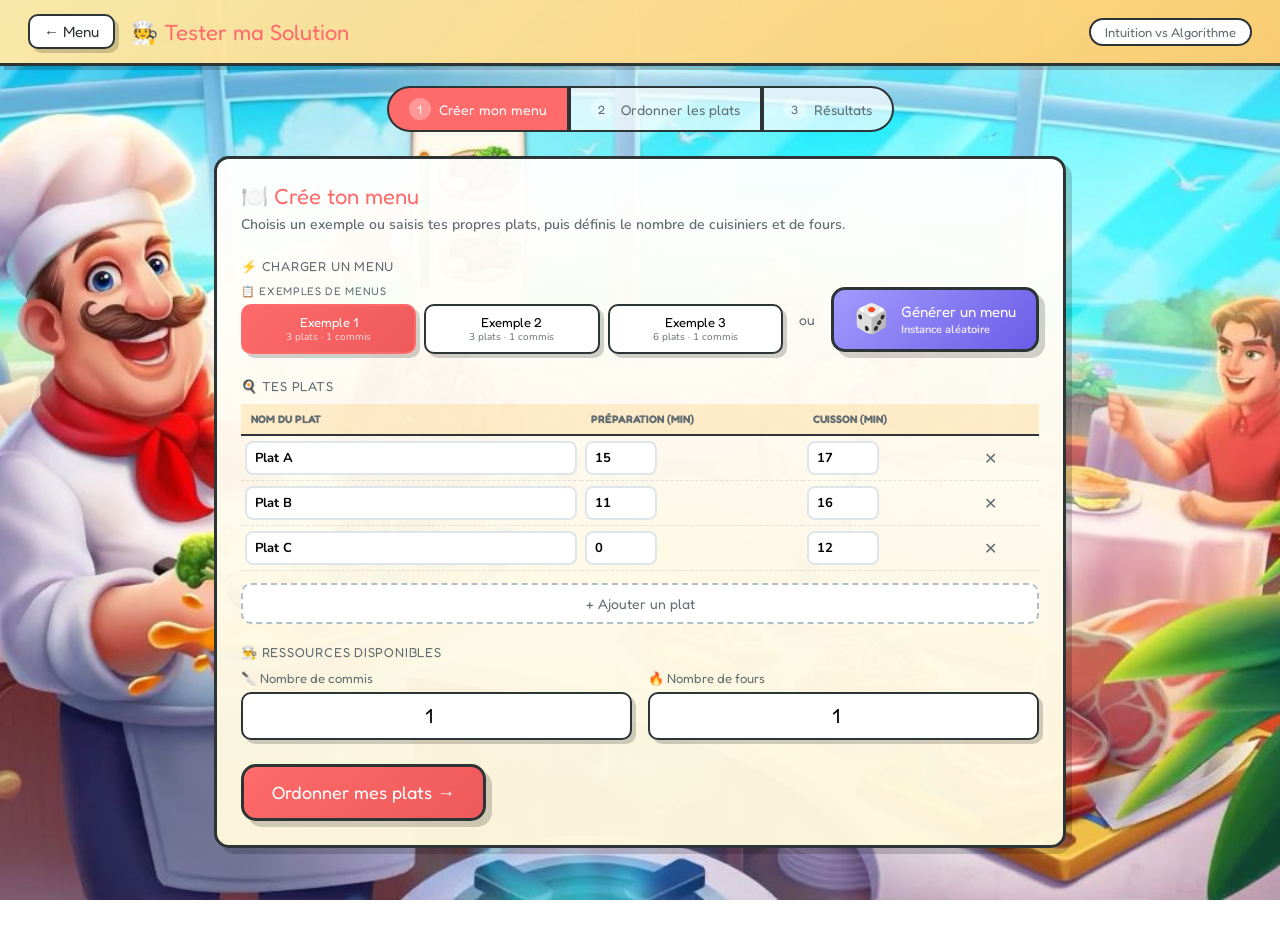
<file: templates/jouer.html>
<!DOCTYPE html>
<html lang="fr">
<head>
  <meta charset="UTF-8">
  <meta name="viewport" content="width=device-width, initial-scale=1.0">
  <title>Tester ma Solution — Kitchen Scheduler</title>
  <link href="https://fonts.googleapis.com/css2?family=Fredoka+One&family=Nunito:wght@400;600;700;800&display=swap" rel="stylesheet">
  <style>
    :root {
      --accent:   #FF6B6B;
      --green:    #00B894;
      --teal:     #55EFC4;
      --purple:   #A29BFE;
      --yellow:   #FDCB6E;
      --blue:     #74B9FF;
      --dark:     #2D3436;
      --muted:    #636E72;
      --cream:    #FFF8DC;
      --white:    #FFFFFF;
      --shadow:   4px 4px 0px rgba(0,0,0,0.18);
      --shadow-lg:6px 6px 0px rgba(0,0,0,0.18);
      --bounce:   cubic-bezier(0.68,-0.55,0.265,1.55);
      --radius:   15px;
    }

    *, *::before, *::after { box-sizing: border-box; margin: 0; padding: 0; }

    body {
      font-family: 'Nunito', sans-serif;
      background-image: url('/static/assets/background.jpg');
      background-size: cover;
      background-position: center;
      background-attachment: fixed;
      color: var(--dark);
      min-height: 100vh;
    }

    /* ── Header ── */
    .header {
      display: flex;
      align-items: center;
      gap: 16px;
      padding: 14px 28px;
      background: linear-gradient(135deg, rgba(255,234,167,.97), rgba(253,203,110,.97));
      border-bottom: 3px solid var(--dark);
      box-shadow: var(--shadow);
      position: sticky;
      top: 0;
      z-index: 100;
    }

    .back-btn {
      font-family: 'Fredoka One', cursive;
      font-size: 15px;
      color: var(--dark);
      text-decoration: none;
      background: white;
      border: 2px solid var(--dark);
      border-radius: 10px;
      padding: 6px 14px;
      box-shadow: var(--shadow);
      transition: transform .2s var(--bounce);
    }
    .back-btn:hover { transform: translateY(-2px); }

    .header-title {
      font-family: 'Fredoka One', cursive;
      font-size: 22px;
      color: var(--accent);
    }

    .header-badge {
      background: white;
      border: 2px solid var(--dark);
      border-radius: 20px;
      padding: 4px 14px;
      font-family: 'Fredoka One', cursive;
      font-size: 13px;
      color: var(--muted);
      margin-left: auto;
    }

    /* ── Layout 3 étapes ── */
    .steps-nav {
      display: flex;
      align-items: center;
      justify-content: center;
      gap: 0;
      padding: 20px 28px 0;
    }

    .step-pill {
      display: flex;
      align-items: center;
      gap: 8px;
      padding: 10px 20px;
      background: rgba(255,255,255,.7);
      border: 2px solid var(--dark);
      font-family: 'Fredoka One', cursive;
      font-size: 14px;
      color: var(--muted);
      cursor: default;
      transition: all .3s;
    }
    .step-pill:first-child { border-radius: 30px 0 0 30px; }
    .step-pill:last-child  { border-radius: 0 30px 30px 0; }
    .step-pill.active {
      background: var(--accent);
      color: white;
      border-color: var(--dark);
      z-index: 1;
    }
    .step-pill.done {
      background: var(--green);
      color: white;
    }
    .step-num {
      width: 22px; height: 22px;
      border-radius: 50%;
      background: rgba(255,255,255,.3);
      display: flex; align-items: center; justify-content: center;
      font-size: 12px;
    }

    /* ── Contenu principal ── */
    .content {
      max-width: 900px;
      margin: 24px auto;
      padding: 0 24px 60px;
    }

    /* ── Carte section ── */
    .card {
      background: linear-gradient(180deg, rgba(255,255,255,.97), rgba(255,248,220,.97));
      border: 3px solid var(--dark);
      border-radius: var(--radius);
      padding: 24px;
      box-shadow: var(--shadow-lg);
      display: none;
    }
    .card.active { display: block; animation: popIn .35s var(--bounce); }

    @keyframes popIn {
      0%   { transform: scale(.92); opacity: 0; }
      100% { transform: scale(1);   opacity: 1; }
    }

    .card-title {
      font-family: 'Fredoka One', cursive;
      font-size: 22px;
      color: var(--accent);
      margin-bottom: 6px;
    }
    .card-sub {
      font-size: 14px;
      color: var(--muted);
      font-weight: 600;
      margin-bottom: 24px;
    }

    /* ── Étape 1 : saisie ── */
    /* ── Presets row ── */
    .presets-row {
      display: flex;
      align-items: center;
      gap: 16px;
      margin-bottom: 24px;
      flex-wrap: wrap;
    }
    .preset-select-wrap { flex: 1; min-width: 220px; }
    .preset-select-label {
      display: block;
      font-family: 'Fredoka One', cursive;
      font-size: 11px;
      color: var(--muted);
      text-transform: uppercase;
      letter-spacing: .06em;
      margin-bottom: 6px;
    }
    .preset-select-btns {
      display: flex;
      gap: 8px;
    }
    .preset-btn {
      flex: 1;
      background: white;
      border: 2px solid var(--dark);
      border-radius: 10px;
      padding: 8px 6px;
      font-family: 'Fredoka One', cursive;
      font-size: 13px;
      cursor: pointer;
      box-shadow: var(--shadow);
      transition: all .2s var(--bounce);
      text-align: center;
    }
    .preset-btn small { display: block; font-family: 'Nunito', sans-serif; font-size: 10px; color: var(--muted); }
    .preset-btn:hover  { transform: translateY(-2px); border-color: var(--accent); }
    .preset-btn.active { background: linear-gradient(135deg, var(--accent), #EE5A5A); color: white; border-color: var(--accent); }
    .preset-btn.active small { color: rgba(255,255,255,.8); }

    .preset-divider {
      font-family: 'Fredoka One', cursive;
      font-size: 14px;
      color: var(--muted);
      flex-shrink: 0;
    }

    /* Bouton générer */
    .btn-generate {
      display: flex;
      align-items: center;
      gap: 12px;
      background: linear-gradient(135deg, #A29BFE, #6C5CE7);
      color: white;
      border: 3px solid var(--dark);
      border-radius: 14px;
      padding: 12px 20px;
      cursor: pointer;
      box-shadow: var(--shadow-lg);
      transition: all .25s var(--bounce);
      flex-shrink: 0;
    }
    .btn-generate:hover { transform: translateY(-3px) rotate(-1deg); box-shadow: 6px 8px 0 rgba(0,0,0,.2); }
    .btn-generate:active { transform: scale(.96); }
    .btn-generate.loading { opacity: .7; cursor: wait; }
    .generate-icon { font-size: 28px; line-height: 1; }
    .generate-text { display: flex; flex-direction: column; align-items: flex-start; gap: 1px; }
    .generate-title { font-family: 'Fredoka One', cursive; font-size: 15px; }
    .generate-sub { font-family: 'Nunito', sans-serif; font-size: 11px; font-weight: 700; opacity: .8; }

    .form-grid { display: grid; grid-template-columns: 1fr 1fr; gap: 16px; margin-bottom: 20px; }

    .form-group label {
      display: block;
      font-family: 'Fredoka One', cursive;
      font-size: 13px;
      color: var(--muted);
      margin-bottom: 6px;
    }
    .form-group input {
      width: 100%;
      background: white;
      border: 2px solid var(--dark);
      border-radius: 10px;
      padding: 10px 14px;
      font-family: 'Fredoka One', cursive;
      font-size: 20px;
      text-align: center;
      box-shadow: var(--shadow);
    }
    .form-group input:focus { outline: none; border-color: var(--accent); }

    .section-label {
      font-family: 'Fredoka One', cursive;
      font-size: 13px;
      color: var(--muted);
      text-transform: uppercase;
      letter-spacing: .06em;
      margin-bottom: 10px;
    }

    .plats-table { width: 100%; border-collapse: collapse; font-size: 14px; margin-bottom: 12px; }
    .plats-table th {
      font-family: 'Fredoka One', cursive;
      font-size: 11px;
      color: var(--muted);
      padding: 8px 10px;
      text-align: left;
      border-bottom: 2px solid var(--dark);
      background: rgba(253,203,110,.3);
      text-transform: uppercase;
    }
    .plats-table td { padding: 5px 4px; border-bottom: 1px dashed rgba(45,52,54,.12); }
    .plats-table input[type="text"],
    .plats-table input[type="number"] {
      width: 100%;
      background: white;
      border: 2px solid #DFE6E9;
      border-radius: 8px;
      padding: 6px 8px;
      font-family: 'Nunito', sans-serif;
      font-weight: 700;
      font-size: 13px;
    }
    .plats-table input:focus { outline: none; border-color: var(--accent); }
    .plats-table input[type="number"] { width: 72px; }

    .btn-add {
      width: 100%;
      background: white;
      border: 2px dashed #B2BEC3;
      border-radius: 10px;
      padding: 10px;
      font-family: 'Fredoka One', cursive;
      font-size: 14px;
      color: var(--muted);
      cursor: pointer;
      margin-bottom: 20px;
      transition: all .2s;
    }
    .btn-add:hover { border-color: var(--green); color: var(--green); }

    .btn-remove {
      background: none; border: none;
      color: var(--muted); cursor: pointer;
      font-size: 16px; padding: 4px 8px;
      border-radius: 6px; transition: all .2s;
    }
    .btn-remove:hover { color: var(--accent); background: rgba(255,107,107,.1); }

    /* ── Étape 2 : drag & drop ── */

    /* Zones préparation + four empilées verticalement */
    .parallel-zones {
      display: flex;
      flex-direction: column;
      gap: 16px;
      margin-bottom: 20px;
    }
    .parallel-zone-header {
      display: flex;
      align-items: center;
      gap: 8px;
      font-family: 'Fredoka One', cursive;
      font-size: 13px;
      text-transform: uppercase;
      letter-spacing: .06em;
      margin-bottom: 8px;
      padding: 8px 12px;
      border-radius: 10px;
    }
    .parallel-zone-header.prep-header {
      background: rgba(0, 184, 148, .12);
      color: #00B894;
      border: 2px solid rgba(0, 184, 148, .3);
    }
    .parallel-zone-header.four-header {
      background: rgba(255, 107, 107, .1);
      color: #e17055;
      border: 2px solid rgba(255, 107, 107, .3);
    }
    .four-zone {
      border-color: rgba(225, 112, 85, .5) !important;
      background: rgba(225, 112, 85, .04) !important;
    }
    .four-zone.drag-over-four {
      background: rgba(225, 112, 85, .12) !important;
      border-color: var(--accent) !important;
    }
    .four-zone .order-zone-empty { color: #e17055; }
    .parallel-sep {
      display: flex;
      flex-direction: column;
      align-items: center;
      justify-content: center;
      padding: 0 4px;
      font-size: 22px;
      color: var(--muted);
      gap: 4px;
      font-family: 'Fredoka One', cursive;
      font-size: 11px;
      text-transform: uppercase;
      letter-spacing: .05em;
    }

    .drag-area {
      min-height: 120px;
      background: rgba(253,203,110,.15);
      border: 2px dashed var(--yellow);
      border-radius: var(--radius);
      padding: 16px;
      display: flex;
      flex-wrap: wrap;
      gap: 10px;
      align-content: flex-start;
      margin-bottom: 20px;
      transition: background .2s;
    }
    .drag-area.drag-over {
      background: rgba(0,184,148,.1);
      border-color: var(--green);
    }
    .drag-area-label {
      font-family: 'Fredoka One', cursive;
      font-size: 12px;
      color: var(--muted);
      text-transform: uppercase;
      letter-spacing: .06em;
      margin-bottom: 8px;
    }

    /* Carte plat draggable */
    .plat-card {
      background: white;
      border: 2px solid var(--dark);
      border-radius: 12px;
      padding: 10px 14px;
      display: flex;
      align-items: center;
      gap: 10px;
      cursor: grab;
      box-shadow: var(--shadow);
      transition: all .2s var(--bounce);
      user-select: none;
      min-width: 160px;
      position: relative;
    }
    .plat-card:hover  { transform: translateY(-3px) rotate(-1deg); box-shadow: var(--shadow-lg); }
    .plat-card.dragging { opacity: .4; transform: scale(.95); cursor: grabbing; }
    .plat-card.drag-over-card { border-color: var(--green); background: rgba(0,184,148,.08); }

    .plat-card .card-num {
      width: 26px; height: 26px;
      border-radius: 50%;
      background: var(--accent);
      color: white;
      font-family: 'Fredoka One', cursive;
      font-size: 14px;
      display: flex; align-items: center; justify-content: center;
      flex-shrink: 0;
      border: 2px solid var(--dark);
    }
    .plat-card .card-info { flex: 1; }
    .plat-card .card-nom { font-family: 'Fredoka One', cursive; font-size: 14px; }
    .plat-card .card-times {
      font-size: 11px;
      color: var(--muted);
      font-weight: 700;
    }
    .plat-card .drag-handle {
      color: #DFE6E9;
      font-size: 18px;
      cursor: grab;
    }

    /* Zone d'ordre */
    .order-zone {
      background: rgba(255,255,255,.8);
      border: 3px solid var(--dark);
      border-radius: var(--radius);
      padding: 16px;
      min-height: 80px;
      margin-bottom: 20px;
    }
    .order-zone-inner {
      display: flex;
      flex-wrap: wrap;
      gap: 10px;
      align-items: center;
    }
    .order-zone-empty {
      font-family: 'Fredoka One', cursive;
      color: var(--muted);
      font-size: 15px;
      text-align: center;
      padding: 20px;
      width: 100%;
    }

    /* Numéro de position */
    .pos-indicator {
      font-family: 'Fredoka One', cursive;
      font-size: 11px;
      color: var(--muted);
      text-align: center;
      margin-top: 4px;
    }
    .plat-slot {
      display: flex;
      flex-direction: column;
      align-items: center;
    }
    .plat-slot .plat-card .card-num {
      background: var(--green);
    }

    /* ── Étape 3 : résultats ── */
    .score-banner {
      border-radius: var(--radius);
      border: 3px solid var(--dark);
      padding: 20px 24px;
      display: flex;
      align-items: center;
      gap: 20px;
      margin-bottom: 24px;
      box-shadow: var(--shadow-lg);
    }
    .score-banner.win  { background: linear-gradient(135deg, rgba(0,184,148,.15), rgba(85,239,196,.1)); border-color: var(--green); }
    .score-banner.lose { background: linear-gradient(135deg, rgba(255,107,107,.1), rgba(253,203,110,.1)); }
    .score-banner.tie  { background: linear-gradient(135deg, rgba(116,185,255,.15), rgba(162,155,254,.1)); border-color: var(--purple); }

    .score-emoji { font-size: 52px; filter: drop-shadow(2px 2px 0 rgba(0,0,0,.1)); }

    .score-info h2 {
      font-family: 'Fredoka One', cursive;
      font-size: 24px;
      margin-bottom: 6px;
    }
    .score-info p { font-size: 14px; font-weight: 600; color: var(--muted); line-height: 1.6; }

    .score-numbers {
      margin-left: auto;
      text-align: right;
      display: flex;
      gap: 20px;
    }
    .score-block { text-align: center; }
    .score-val {
      font-family: 'Fredoka One', cursive;
      font-size: 28px;
      display: block;
    }
    .score-lbl {
      font-size: 11px;
      font-weight: 700;
      color: var(--muted);
      text-transform: uppercase;
      letter-spacing: .05em;
    }

    /* Comparaison ordres */
    .orders-compare {
      display: grid;
      grid-template-columns: 1fr 1fr;
      gap: 16px;
      margin-bottom: 24px;
    }
    .order-panel {
      background: white;
      border: 2px solid var(--dark);
      border-radius: var(--radius);
      overflow: hidden;
      box-shadow: var(--shadow);
    }
    .order-panel-header {
      padding: 12px 16px;
      font-family: 'Fredoka One', cursive;
      font-size: 14px;
      border-bottom: 2px solid var(--dark);
      display: flex;
      align-items: center;
      gap: 8px;
    }
    .order-panel-header.human { background: rgba(253,203,110,.4); }
    .order-panel-header.johnson { background: rgba(255,107,107,.15); }
    .order-panel-body { padding: 12px 16px; }
    .order-sequence {
      display: flex;
      flex-wrap: wrap;
      gap: 6px;
      align-items: center;
    }
    .order-chip {
      background: var(--cream);
      border: 2px solid var(--dark);
      border-radius: 8px;
      padding: 4px 10px;
      font-family: 'Fredoka One', cursive;
      font-size: 12px;
    }
    .order-arrow {
      color: var(--muted);
      font-size: 14px;
    }

    /* Gantt */
    .gantt-section { margin-bottom: 8px; }
    .gantt-title {
      font-family: 'Fredoka One', cursive;
      font-size: 14px;
      color: var(--muted);
      text-transform: uppercase;
      letter-spacing: .06em;
      margin-bottom: 14px;
    }

    .gantt-block-wrap {
      background: white;
      border: 2px solid var(--dark);
      border-radius: var(--radius);
      overflow: hidden;
      margin-bottom: 12px;
      box-shadow: var(--shadow);
    }
    .gantt-header {
      padding: 10px 16px;
      background: rgba(253,203,110,.3);
      border-bottom: 2px solid var(--dark);
      font-family: 'Fredoka One', cursive;
      font-size: 13px;
      display: flex;
      align-items: center;
      gap: 8px;
    }
    .gantt-dot {
      width: 12px; height: 12px;
      border-radius: 50%;
      border: 2px solid var(--dark);
    }
    .gantt-body { padding: 14px 16px; }
    .gantt-row {
      display: flex;
      align-items: center;
      gap: 10px;
      margin-bottom: 10px;
    }
    .gantt-row:last-child { margin-bottom: 0; }
    .gantt-label {
      font-family: 'Fredoka One', cursive;
      font-size: 11px;
      color: var(--muted);
      width: 72px;
      flex-shrink: 0;
      text-align: right;
    }
    .gantt-track {
      flex: 1;
      height: 34px;
      background: rgba(223,230,233,.5);
      border-radius: 8px;
      border: 1px solid rgba(45,52,54,.1);
      position: relative;
      overflow: visible;
    }
    .gantt-seg {
      position: absolute;
      top: 2px;
      height: calc(100% - 4px);
      border-radius: 6px;
      border: 2px solid var(--dark);
      display: flex;
      align-items: center;
      justify-content: center;
      font-family: 'Fredoka One', cursive;
      font-size: 10px;
      color: white;
      white-space: nowrap;
      overflow: hidden;
      cursor: default;
    }
    .gantt-seg:hover::after {
      content: attr(data-tip);
      position: absolute;
      bottom: calc(100% + 6px);
      left: 50%;
      transform: translateX(-50%);
      background: var(--dark);
      color: white;
      padding: 4px 10px;
      border-radius: 8px;
      font-size: 11px;
      white-space: nowrap;
      z-index: 10;
      font-family: 'Nunito', sans-serif;
      font-weight: 700;
    }

    /* ── Règle graduée ── */
    .gantt-ruler {
      flex: 1;
      height: 24px;
      position: relative;
      margin-bottom: 4px;
    }
    .gantt-ruler-line {
      position: absolute;
      bottom: 0; left: 0; right: 0;
      height: 2px;
      background: var(--dark);
      border-radius: 2px;
    }
    .gantt-tick {
      position: absolute;
      bottom: 0;
      transform: translateX(-50%);
      display: flex;
      flex-direction: column;
      align-items: center;
      gap: 0;
    }
    .gantt-tick::after {
      content: '';
      display: block;
      width: 2px;
      height: 7px;
      background: var(--dark);
      border-radius: 1px;
    }
    .gantt-tick-label {
      font-family: 'Fredoka One', cursive;
      font-size: 10px;
      color: var(--muted);
      line-height: 1;
      margin-bottom: 2px;
    }
    /* Lignes de grille verticales */
    .gantt-grid-overlay {
      position: absolute;
      inset: 0;
      pointer-events: none;
      z-index: 0;
    }
    .gantt-grid-line {
      position: absolute;
      top: 0; bottom: 0;
      width: 1px;
      background: rgba(45,52,54,.08);
    }
    /* Les segments au-dessus de la grille */
    .gantt-seg { z-index: 1; }

    /* NP info box */
    .np-box {
      background: linear-gradient(135deg, rgba(162,155,254,.12), rgba(116,185,255,.08));
      border: 2px solid var(--purple);
      border-radius: var(--radius);
      padding: 16px 20px;
      display: flex;
      gap: 14px;
      align-items: flex-start;
      margin-bottom: 20px;
    }
    .np-box .np-icon { font-size: 28px; flex-shrink: 0; }
    .np-box h4 { font-family: 'Fredoka One', cursive; font-size: 16px; margin-bottom: 4px; }
    .np-box p { font-size: 13px; font-weight: 600; color: var(--muted); line-height: 1.7; }
    .np-box strong { color: var(--dark); }

    /* Boutons navigation */
    .btn-primary {
      background: linear-gradient(135deg, var(--accent), #EE5A5A);
      color: white;
      border: 3px solid var(--dark);
      border-radius: var(--radius);
      padding: 14px 28px;
      font-family: 'Fredoka One', cursive;
      font-size: 18px;
      cursor: pointer;
      box-shadow: var(--shadow-lg);
      transition: all .2s var(--bounce);
      display: inline-flex;
      align-items: center;
      gap: 10px;
    }
    .btn-primary:hover { transform: translateY(-3px); box-shadow: 6px 8px 0 rgba(0,0,0,.2); }
    .btn-primary:disabled { background: #DFE6E9; color: var(--muted); cursor: not-allowed; transform: none; box-shadow: var(--shadow); }

    .btn-secondary {
      background: white;
      color: var(--dark);
      border: 3px solid var(--dark);
      border-radius: var(--radius);
      padding: 14px 28px;
      font-family: 'Fredoka One', cursive;
      font-size: 18px;
      cursor: pointer;
      box-shadow: var(--shadow);
      transition: all .2s var(--bounce);
      display: inline-flex;
      align-items: center;
      gap: 10px;
    }
    .btn-secondary:hover { transform: translateY(-2px); }

    .btn-green {
      background: linear-gradient(135deg, var(--green), #00a381);
      color: white;
      border: 3px solid var(--dark);
      border-radius: var(--radius);
      padding: 14px 28px;
      font-family: 'Fredoka One', cursive;
      font-size: 18px;
      cursor: pointer;
      box-shadow: var(--shadow-lg);
      transition: all .2s var(--bounce);
      display: inline-flex;
      align-items: center;
      gap: 10px;
    }
    .btn-green:hover { transform: translateY(-3px); }

    .btn-row {
      display: flex;
      gap: 12px;
      flex-wrap: wrap;
      margin-top: 24px;
    }

    /* Toast */
    .toast {
      position: fixed;
      bottom: 24px; right: 24px;
      background: white;
      border: 3px solid var(--dark);
      border-radius: 14px;
      padding: 14px 20px;
      font-family: 'Fredoka One', cursive;
      font-size: 15px;
      box-shadow: var(--shadow-lg);
      transform: translateY(80px);
      opacity: 0;
      transition: all .3s var(--bounce);
      z-index: 1000;
    }
    .toast.show { transform: translateY(0); opacity: 1; }
    .toast.error   { border-color: var(--accent); color: var(--accent); }
    .toast.success { border-color: var(--green);  color: var(--green); }

    /* Loader */
    .loader {
      position: fixed; inset: 0;
      background: rgba(255,248,220,.85);
      display: none; align-items: center; justify-content: center;
      flex-direction: column; gap: 16px; z-index: 999;
    }
    .loader.active { display: flex; }
    .spinner {
      width: 52px; height: 52px;
      border: 4px solid #DFE6E9;
      border-top-color: var(--accent);
      border-radius: 50%;
      animation: spin .7s linear infinite;
    }
    .loader p { font-family: 'Fredoka One', cursive; font-size: 18px; color: var(--muted); }
    @keyframes spin { to { transform: rotate(360deg); } }
  </style>
</head>
<body>

<!-- Header -->
<header class="header">
  <a href="/" class="back-btn">← Menu</a>
  <span class="header-title">🧑‍🍳 Tester ma Solution</span>
  <span class="header-badge">Intuition vs Algorithme</span>
</header>

<!-- Navigation étapes -->
<div class="steps-nav">
  <div class="step-pill active" id="pill-1">
    <span class="step-num">1</span> Créer mon menu
  </div>
  <div class="step-pill" id="pill-2">
    <span class="step-num">2</span> Ordonner les plats
  </div>
  <div class="step-pill" id="pill-3">
    <span class="step-num">3</span> Résultats
  </div>
</div>

<div class="content">

  <!-- ── ÉTAPE 1 : Saisie ── -->
  <div class="card active" id="step-1">
    <div class="card-title">🍽️ Crée ton menu</div>
    <div class="card-sub">Choisis un exemple ou saisis tes propres plats, puis définis le nombre de cuisiniers et de fours.</div>

    <div class="section-label">⚡ Charger un menu</div>
    <div class="presets-row">
      <div class="preset-select-wrap">
        <label class="preset-select-label">📋 Exemples de menus</label>
        <div class="preset-select-btns">
          <button class="preset-btn" onclick="chargerPreset(1)">
            Exemple 1<small>3 plats · 1 commis</small>
          </button>
          <button class="preset-btn" onclick="chargerPreset(2)">
            Exemple 2<small>3 plats · 1 commis</small>
          </button>
          <button class="preset-btn" onclick="chargerPreset(3)">
            Exemple 3<small>6 plats · 1 commis</small>
          </button>
        </div>
      </div>
      <div class="preset-divider">ou</div>
      <button class="btn-generate" onclick="genererMenuAleatoire()" id="btn-generate">
        <span class="generate-icon">🎲</span>
        <span class="generate-text">
          <span class="generate-title">Générer un menu</span>
          <span class="generate-sub">Instance aléatoire</span>
        </span>
      </button>
    </div>

    <div class="section-label">🍳 Tes plats</div>
    <table class="plats-table">
      <thead>
        <tr>
          <th>Nom du plat</th>
          <th>Préparation (min)</th>
          <th>Cuisson (min)</th>
          <th></th>
        </tr>
      </thead>
      <tbody id="plats-tbody"></tbody>
    </table>
    <button class="btn-add" onclick="ajouterLigne()">+ Ajouter un plat</button>

    <div class="section-label">👨‍🍳 Ressources disponibles</div>
    <div class="form-grid">
      <div class="form-group">
        <label>🔪 Nombre de commis</label>
        <input type="number" id="nb-commis" value="1" min="1" max="10">
      </div>
      <div class="form-group">
        <label>🔥 Nombre de fours</label>
        <input type="number" id="nb-fours" value="1" min="1" max="10">
      </div>
    </div>

    <div class="btn-row">
      <button class="btn-primary" onclick="allerEtape2()">
        Ordonner mes plats →
      </button>
    </div>
  </div>

  <!-- ── ÉTAPE 2 : Drag & Drop ── -->
  <div class="card" id="step-2">
    <div class="card-title">🔀 Dans quel ordre cuisines-tu ?</div>
    <div class="card-sub">Glisse les cartes pour définir l'ordre dans lequel les plats seront préparés. Essaie de trouver l'ordre le plus rapide !</div>

    <div class="drag-area-label">🃏 Plats disponibles — glisse-les dans l'ordre ci-dessous</div>
    <div class="drag-area" id="drag-source"></div>

    <div class="parallel-zones" style="margin-top:16px;">

      <!-- Zone Préparation -->
      <div>
        <div class="parallel-zone-header prep-header">🥕 Préparation</div>
        <div class="order-zone" id="order-zone">
          <div class="order-zone-inner" id="order-inner">
            <div class="order-zone-empty" id="order-empty">
              ← Glisse tes plats ici dans l'ordre
            </div>
          </div>
        </div>
      </div>

      <!-- Zone Four -->
      <div>
        <div class="parallel-zone-header four-header">🔥 Au four (en parallèle)</div>
        <div class="order-zone four-zone" id="four-zone">
          <div class="order-zone-inner" id="four-inner">
            <div class="order-zone-empty" id="four-empty">
              🔥 Glisse ici un plat en cuisson pendant la prépa
            </div>
          </div>
        </div>
      </div>

    </div>

    <div class="btn-row">
      <button class="btn-secondary" onclick="allerEtape1()">← Retour</button>
      <button class="btn-green" id="btn-valider" onclick="validerOrdre()" disabled>
        ✅ Valider mon ordre
      </button>
      <button class="btn-secondary" onclick="resetOrdre()" style="margin-left:auto;">🔄 Tout remettre</button>
    </div>
  </div>

  <!-- ── ÉTAPE 3 : Résultats ── -->
  <div class="card" id="step-3">
    <div class="card-title">📊 Résultats</div>
    <div class="card-sub">Voilà ce que donne ton ordre comparé à l'algorithme de Johnson !</div>

    <!-- Score banner -->
    <div class="score-banner" id="score-banner">
      <div class="score-emoji" id="score-emoji">🏆</div>
      <div class="score-info">
        <h2 id="score-title">Chargement…</h2>
        <p id="score-msg"></p>
      </div>
      <div class="score-numbers">
        <div class="score-block">
          <span class="score-val" id="val-human" style="color:var(--yellow);">—</span>
          <span class="score-lbl">Ton makespan</span>
        </div>
        <div class="score-block">
          <span class="score-val" id="val-johnson" style="color:var(--accent);">—</span>
          <span class="score-lbl">Johnson</span>
        </div>
        <div class="score-block">
          <span class="score-val" id="val-ecart" style="color:var(--purple);">—</span>
          <span class="score-lbl">Écart</span>
        </div>
      </div>
    </div>

    <!-- Comparaison ordres -->
    <div class="orders-compare">
      <div class="order-panel">
        <div class="order-panel-header human">👤 Ton ordre</div>
        <div class="order-panel-body">
          <div class="order-sequence" id="ordre-human"></div>
        </div>
      </div>
      <div class="order-panel">
        <div class="order-panel-header johnson">🤖 Ordre Johnson (optimal)</div>
        <div class="order-panel-body">
          <div class="order-sequence" id="ordre-johnson"></div>
        </div>
      </div>
    </div>

    <!-- Info NP pédagogique -->
    <div class="np-box" id="np-box">
      <div class="np-icon">🧠</div>
      <div>
        <h4>Pourquoi c'est difficile ?</h4>
        <p id="np-msg"></p>
      </div>
    </div>

    <!-- Gantt humain -->
    <div class="gantt-section">
      <div class="gantt-title">📊 Ton planning (Gantt)</div>
      <div id="gantt-human"></div>
    </div>

    <!-- Gantt Johnson -->
    <div class="gantt-section">
      <div class="gantt-title">🤖 Planning optimal — Johnson</div>
      <div id="gantt-johnson"></div>
    </div>

    <div class="btn-row">
      <button class="btn-secondary" onclick="allerEtape2()">← Modifier mon ordre</button>
      <button class="btn-primary" onclick="recommencer()">🔄 Nouvel essai</button>
      <a href="/compare" style="text-decoration:none;">
        <button class="btn-secondary">🔬 Comparer tous les algos</button>
      </a>
    </div>
  </div>

</div>

<!-- Loader -->
<div class="loader" id="loader">
  <div class="spinner"></div>
  <p>Calcul en cours…</p>
</div>

<!-- Toast -->
<div class="toast" id="toast"></div>

<script>
// ── Données ───────────────────────────────────────────────
const PRESETS = {
  1: { plats: [
    {nom:'Plat A', prep:15, cuisson:17},
    {nom:'Plat B', prep:11, cuisson:16},
    {nom:'Plat C', prep:0,  cuisson:12},
  ], commis:1, fours:1 },
  2: { plats: [
    {nom:'Plat 1', prep:16, cuisson:10},
    {nom:'Plat 2', prep:14, cuisson:14},
    {nom:'Plat 3', prep:11, cuisson:8 },
  ], commis:1, fours:1 },
  3: { plats: [
    {nom:'Salade', prep:8,  cuisson:12},
    {nom:'Pates', prep:12, cuisson:8 },
    {nom:'Viande', prep:17, cuisson:20},
    {nom:'Gateau', prep:19, cuisson:17},
    {nom:'Soupe', prep:19, cuisson:20},
    {nom:'Omelette', prep:19, cuisson:12},
  ], commis:1, fours:1 },
};

const EMOJIS = ['🍕','🍔','🥗','🍜','🥘','🍰','🥩','🍝','🍣','🥞'];
let rowId = 0;
let dragSrc = null; // carte en cours de drag
let platsDonnees = []; // données de l'étape 1

// ── Init ──────────────────────────────────────────────────
document.addEventListener('DOMContentLoaded', () => chargerPreset(1));

// ── Navigation étapes ─────────────────────────────────────
function setStep(n) {
  [1,2,3].forEach(i => {
    document.getElementById(`step-${i}`).classList.toggle('active', i === n);
    const pill = document.getElementById(`pill-${i}`);
    pill.classList.remove('active','done');
    if (i === n) pill.classList.add('active');
    else if (i < n) pill.classList.add('done');
  });
  window.scrollTo({top:0, behavior:'smooth'});
}

function allerEtape1() { setStep(1); }
function recommencer()  { setStep(1); }

// ── Presets ───────────────────────────────────────────────
function chargerPreset(n) {
  const p = PRESETS[n];
  document.querySelectorAll('.preset-btn').forEach((b,i) => b.classList.toggle('active', i+1===n));
  const tbody = document.getElementById('plats-tbody');
  tbody.innerHTML = '';
  rowId = 0;
  p.plats.forEach(pl => ajouterLigne(pl.nom, pl.prep, pl.cuisson));
  document.getElementById('nb-commis').value = p.commis;
  document.getElementById('nb-fours').value  = p.fours;
}

// ── Génération instance aléatoire ────────────────────────────
async function genererMenuAleatoire() {
  const btn = document.getElementById('btn-generate');
  btn.classList.add('loading');
  btn.querySelector('.generate-icon').textContent = '⏳';

  try {
    const types = ['simple', 'equilibree', 'difficile'];
    const type  = types[Math.floor(Math.random() * types.length)];
    const nb_plats   = Math.floor(Math.random() * 4) + 4; // 4 à 7 plats
    const nb_commis  = 1;
    const nb_fours   = 1;

    const resp = await fetch('/api/instances/generate', {
      method: 'POST',
      headers: { 'Content-Type': 'application/json' },
      body: JSON.stringify({ type, nb_plats, nb_commis, nb_fours })
    });

    if (!resp.ok) throw new Error(`Erreur ${resp.status}`);
    const data = await resp.json();

    // Vider la sélection des presets
    document.querySelectorAll('.preset-btn').forEach(b => b.classList.remove('active'));

    // Remplir le tableau avec les plats générés
    const tbody = document.getElementById('plats-tbody');
    tbody.innerHTML = '';
    rowId = 0;

    const plats = data.plats || data.instance?.plats || [];
    plats.forEach(p => {
      // Les temps peuvent être en secondes (backend) ou en minutes (converti)
      const prep    = p.temps_prep    !== undefined ? Math.round(p.temps_prep / 60)    : (p.prep    || 0);
      const cuisson = p.temps_cuisson !== undefined ? Math.round(p.temps_cuisson / 60) : (p.cuisson || 0);
      ajouterLigne(p.nom || p.name || 'Plat', prep, cuisson);
    });

    document.getElementById('nb-commis').value = data.nombre_commis || nb_commis;
    document.getElementById('nb-fours').value  = nb_fours;

    const diffLabel = { simple: '😊 Facile', equilibree: '🤔 Moyen', difficile: '🔥 Difficile' };
    showToast(`Menu généré ! ${plats.length} plats · ${diffLabel[type] || type}`, 'success');

  } catch(err) {
    // Fallback : générer localement si l'API échoue
    genererMenuLocal();
  } finally {
    btn.classList.remove('loading');
    btn.querySelector('.generate-icon').textContent = '🎲';
  }
}

function genererMenuLocal() {
  const NOMS = ['🍕 Pizza','🥗 Salade','🍝 Pâtes','🥩 Viande','🍰 Gâteau',
                '🍲 Soupe','🍳 Omelette','🥘 Tajine','🍜 Ramen','🥐 Quiche'];
  const nbPlats = Math.floor(Math.random() * 4) + 4;
  const choix   = [...NOMS].sort(() => Math.random() - .5).slice(0, nbPlats);

  document.querySelectorAll('.preset-btn').forEach(b => b.classList.remove('active'));
  const tbody = document.getElementById('plats-tbody');
  tbody.innerHTML = '';
  rowId = 0;

  choix.forEach(nom => {
    const prep    = Math.floor(Math.random() * 16) + 2;  // 2–17 min
    const cuisson = Math.floor(Math.random() * 26) + 5;  // 5–30 min
    ajouterLigne(nom, prep, cuisson);
  });

  document.getElementById('nb-commis').value = 1;
  document.getElementById('nb-fours').value  = 1;
  showToast(`Menu généré localement ! ${nbPlats} plats`, 'success');
}

// ── Table plats ───────────────────────────────────────────
function ajouterLigne(nom='', prep='', cuisson='') {
  const id = rowId++;
  const tr = document.createElement('tr');
  tr.dataset.rowId = id;
  tr.innerHTML = `
    <td><input type="text"   value="${nom}"    placeholder="Plat ${id+1}" class="inp-nom"></td>
    <td><input type="number" value="${prep}"   placeholder="0" min="0"   class="inp-prep"></td>
    <td><input type="number" value="${cuisson}" placeholder="0" min="0"  class="inp-cuis"></td>
    <td><button class="btn-remove" onclick="supprimerLigne(${id})">✕</button></td>
  `;
  document.getElementById('plats-tbody').appendChild(tr);
}

function supprimerLigne(id) {
  document.querySelector(`tr[data-row-id="${id}"]`)?.remove();
}

function lirePlats() {
  const plats = [];
  document.querySelectorAll('#plats-tbody tr').forEach((tr, i) => {
    const nom    = tr.querySelector('.inp-nom').value.trim() || `Plat ${i+1}`;
    const prep   = parseInt(tr.querySelector('.inp-prep').value) || 0;
    const cuisson= parseInt(tr.querySelector('.inp-cuis').value) || 0;
    if (prep > 0 || cuisson > 0) plats.push({nom, prep, cuisson});
  });
  return plats;
}

// ── Étape 1 → 2 ───────────────────────────────────────────
function allerEtape2() {
  const plats = lirePlats();
  if (plats.length < 2) { showToast('Ajoute au moins 2 plats !', 'error'); return; }
  platsDonnees = plats;
  construireDragDrop(plats);
  setStep(2);
}

// ── Drag & Drop ───────────────────────────────────────────
function construireDragDrop(plats) {
  const src   = document.getElementById('drag-source');
  const inner = document.getElementById('order-inner');
  const empty = document.getElementById('order-empty');

  src.innerHTML   = '';
  inner.innerHTML = '';
  inner.appendChild(empty);
  empty.style.display = 'block';
  document.getElementById('btn-valider').disabled = true;

  plats.forEach((p, i) => {
    const card = creerCarteDate(p, i, false);
    src.appendChild(card);
  });

  // Drop sur la zone source
  src.addEventListener('dragover', e => { e.preventDefault(); src.classList.add('drag-over'); });
  src.addEventListener('dragleave', () => src.classList.remove('drag-over'));
  src.addEventListener('drop', e => {
    e.preventDefault();
    src.classList.remove('drag-over');
    if (dragSrc && dragSrc.parentElement !== src) {
      // Retirer du slot et remettre dans source
      const slot = dragSrc.closest('.plat-slot');
      const wasInFour = slot && document.getElementById('four-inner').contains(slot);
      if (slot) slot.remove();
      dragSrc.querySelector('.card-num').style.background = 'var(--accent)';
      src.appendChild(dragSrc);
      updateOrdre();
      if (wasInFour) updateFourZone();
    }
  });
}

function creerCarteDate(plat, idx, inSlot) {
  const card = document.createElement('div');
  card.className  = 'plat-card';
  card.draggable  = true;
  card.dataset.idx = idx;
  card.innerHTML = `
    <div class="card-num">${inSlot ? '?' : EMOJIS[idx % EMOJIS.length]}</div>
    <div class="card-info">
      <div class="card-nom">${plat.nom}</div>
      <div class="card-times">🔪 ${plat.prep}min &nbsp;🔥 ${plat.cuisson}min</div>
    </div>
    <div class="drag-handle">⠿</div>
  `;

  card.addEventListener('dragstart', e => {
    dragSrc = card;
    card.classList.add('dragging');
    e.dataTransfer.effectAllowed = 'move';
  });
  card.addEventListener('dragend', () => {
    card.classList.remove('dragging');
    dragSrc = null;
  });

  // Drop sur une autre carte (réordonner)
  card.addEventListener('dragover', e => {
    e.preventDefault();
    if (dragSrc && dragSrc !== card && card.closest('#order-inner')) {
      card.classList.add('drag-over-card');
    }
  });
  card.addEventListener('dragleave', () => card.classList.remove('drag-over-card'));
  card.addEventListener('drop', e => {
    e.preventDefault();
    card.classList.remove('drag-over-card');
    if (!dragSrc || dragSrc === card) return;

    const inner = document.getElementById('order-inner');
    const destSlot = card.closest('.plat-slot');
    const srcSlot  = dragSrc.closest('.plat-slot');

    if (destSlot && srcSlot) {
      // Réordonner deux slots
      const slots = [...inner.querySelectorAll('.plat-slot')];
      const iDest = slots.indexOf(destSlot);
      const iSrc  = slots.indexOf(srcSlot);
      if (iSrc < iDest) inner.insertBefore(srcSlot, destSlot.nextSibling);
      else              inner.insertBefore(srcSlot, destSlot);
    } else if (destSlot && !srcSlot) {
      // Vient de la source → insérer avant la carte dest
      const slot = creerSlot(dragSrc, true);
      inner.insertBefore(slot, destSlot);
      dragSrc.querySelector('.card-num').style.background = 'var(--green)';
    }
    updateOrdre();
  });

  return card;
}

function creerSlot(card, removeFromSrc = true) {
  if (removeFromSrc) {
    card.parentElement?.remove?.() || card.remove?.();
    // retire de la source si c'est une carte directe
    const src = document.getElementById('drag-source');
    if (src.contains(card)) src.removeChild(card);
  }

  const slot = document.createElement('div');
  slot.className = 'plat-slot';
  card.querySelector('.card-num').style.background = 'var(--green)';
  slot.appendChild(card);
  return slot;
}

// Drop sur la zone d'ordre (espace vide)
document.addEventListener('DOMContentLoaded', () => {
  // ── Zone Préparation ──
  const zone = document.getElementById('order-zone');
  zone.addEventListener('dragover', e => {
    e.preventDefault();
    zone.style.background = 'rgba(0,184,148,.08)';
  });
  zone.addEventListener('dragleave', () => zone.style.background = '');
  zone.addEventListener('drop', e => {
    e.preventDefault();
    zone.style.background = '';
    if (!dragSrc) return;

    const inner = document.getElementById('order-inner');
    const src   = document.getElementById('drag-source');

    // Si vient de la source
    if (src.contains(dragSrc)) {
      src.removeChild(dragSrc);
      const slot = document.createElement('div');
      slot.className = 'plat-slot';
      dragSrc.querySelector('.card-num').style.background = 'var(--green)';
      slot.appendChild(dragSrc);
      inner.appendChild(slot);
      updateOrdre();
    }
    // Si vient de la zone four → déplacer vers prépa
    const fourInner = document.getElementById('four-inner');
    if (fourInner.contains(dragSrc)) {
      const oldSlot = dragSrc.closest('.plat-slot');
      if (oldSlot) oldSlot.remove();
      const slot = document.createElement('div');
      slot.className = 'plat-slot';
      dragSrc.querySelector('.card-num').style.background = 'var(--green)';
      slot.appendChild(dragSrc);
      inner.appendChild(slot);
      updateOrdre();
      updateFourZone();
    }
  });

  // ── Zone Four ──
  const fourZone = document.getElementById('four-zone');
  fourZone.addEventListener('dragover', e => {
    e.preventDefault();
    fourZone.classList.add('drag-over-four');
  });
  fourZone.addEventListener('dragleave', () => fourZone.classList.remove('drag-over-four'));
  fourZone.addEventListener('drop', e => {
    e.preventDefault();
    fourZone.classList.remove('drag-over-four');
    if (!dragSrc) return;

    const fourInner = document.getElementById('four-inner');
    const src = document.getElementById('drag-source');
    const prepInner = document.getElementById('order-inner');

    // Depuis la source
    if (src.contains(dragSrc)) {
      src.removeChild(dragSrc);
      const slot = document.createElement('div');
      slot.className = 'plat-slot';
      dragSrc.querySelector('.card-num').style.background = '#e17055';
      slot.appendChild(dragSrc);
      fourInner.appendChild(slot);
      updateOrdre();
      updateFourZone();
    }
    // Depuis la zone prépa → déplacer vers four
    else if (prepInner.contains(dragSrc)) {
      const oldSlot = dragSrc.closest('.plat-slot');
      if (oldSlot) oldSlot.remove();
      const slot = document.createElement('div');
      slot.className = 'plat-slot';
      dragSrc.querySelector('.card-num').style.background = '#e17055';
      slot.appendChild(dragSrc);
      fourInner.appendChild(slot);
      updateOrdre();
      updateFourZone();
    }
  });
});

function updateOrdre() {
  const inner = document.getElementById('order-inner');
  const empty = document.getElementById('order-empty');
  const slots = inner.querySelectorAll('.plat-slot');
  const src   = document.getElementById('drag-source');
  const totalPlats = platsDonnees.length;

  // Numéroter les positions
  slots.forEach((slot, i) => {
    const num = slot.querySelector('.card-num');
    if (num) num.textContent = i + 1;
  });

  empty.style.display = slots.length === 0 ? 'block' : 'none';

  // Activer le bouton valider si tous les plats sont placés (prépa + four)
  const placedPrep = inner.querySelectorAll('.plat-card').length;
  const placedFour = document.getElementById('four-inner').querySelectorAll('.plat-card').length;
  document.getElementById('btn-valider').disabled = (placedPrep + placedFour) < totalPlats;
}

function updateFourZone() {
  const fourInner = document.getElementById('four-inner');
  const fourEmpty = document.getElementById('four-empty');
  const slots = fourInner.querySelectorAll('.plat-slot');

  // Numéroter les positions dans le four (comme la zone préparation)
  slots.forEach((slot, i) => {
    const num = slot.querySelector('.card-num');
    if (num) num.textContent = i + 1;
  });

  fourEmpty.style.display = slots.length === 0 ? 'block' : 'none';
}

function resetOrdre() {
  // Remettre les cartes du four dans la source avant de reconstruire
  const fourInner = document.getElementById('four-inner');
  fourInner.querySelectorAll('.plat-slot').forEach(s => s.remove());
  document.getElementById('four-empty').style.display = 'block';

  construireDragDrop(platsDonnees);
}

// ── Valider et appeler l'API ──────────────────────────────
async function validerOrdre() {
  const inner     = document.getElementById('order-inner');
  const fourInner = document.getElementById('four-inner');
  const cardsPrep = inner.querySelectorAll('.plat-card');
  const cardsFour = fourInner.querySelectorAll('.plat-card');
  const totalPlaced = cardsPrep.length + cardsFour.length;
  if (totalPlaced < platsDonnees.length) {
    showToast('Place tous tes plats dans l\'ordre !', 'error'); return;
  }

  // Reconstruire l'ordre : prépa d'abord, puis four
  const ordreHuman = [...cardsPrep, ...cardsFour].map(c => parseInt(c.dataset.idx));
  const platsOrdres = ordreHuman.map(i => platsDonnees[i]);

  const nbCommis = parseInt(document.getElementById('nb-commis').value) || 1;
  const nbFours  = parseInt(document.getElementById('nb-fours').value)  || 1;

  document.getElementById('loader').classList.add('active');

  try {
    const resp = await fetch('/api/jouer', {
      method: 'POST',
      headers: { 'Content-Type': 'application/json' },
      body: JSON.stringify({
        plats:       platsDonnees,
        ordre_human: ordreHuman,
        nb_commis:   nbCommis,
        nb_fours:    nbFours,
      })
    });

    if (!resp.ok) throw new Error(`Erreur ${resp.status}`);
    const data = await resp.json();
    afficherResultats(data, platsOrdres, nbFours);
    setStep(3);
  } catch(err) {
    showToast(`Erreur : ${err.message}`, 'error');
  } finally {
    document.getElementById('loader').classList.remove('active');
  }
}

// ── Afficher résultats ────────────────────────────────────
function afficherResultats(data, platsOrdonnes, nbFours) {
  const msH = data.makespan_human;
  const msJ = data.makespan_johnson;
  const ecart = msH - msJ;
  const pct   = msJ > 0 ? ((ecart / msJ) * 100).toFixed(1) : 0;
  const min = s => Math.round(s / 60);

  // Score banner
  const banner = document.getElementById('score-banner');
  banner.className = 'score-banner ' + (ecart === 0 ? 'tie' : ecart <= msJ * 0.1 ? 'win' : 'lose');

  document.getElementById('val-human').textContent   = min(msH) + ' min';
  document.getElementById('val-johnson').textContent = min(msJ) + ' min';
  document.getElementById('val-ecart').textContent   = ecart === 0 ? '±0' : '+' + pct + '%';

  if (ecart === 0) {
    document.getElementById('score-emoji').textContent = '🏆';
    document.getElementById('score-title').textContent = 'Parfait ! Tu as trouvé l\'optimal !';
    document.getElementById('score-msg').textContent   = 'Tu as trouvé le même ordre que l\'algorithme de Johnson. Bravo, c\'est la solution optimale !';
  } else if (ecart <= msJ * 0.1) {
    document.getElementById('score-emoji').textContent = '😎';
    document.getElementById('score-title').textContent = 'Très proche de l\'optimal !';
    document.getElementById('score-msg').textContent   = `Tu es à seulement ${pct}% de la solution optimale. Excellente intuition !`;
  } else {
    document.getElementById('score-emoji').textContent = '🤔';
    document.getElementById('score-title').textContent = `${pct}% de plus que l'optimal`;
    document.getElementById('score-msg').textContent   = `Johnson finit en ${min(msJ)} min, toi en ${min(msH)} min. Regarde son ordre et essaie de comprendre pourquoi il est meilleur.`;
  }

  // Ordres comparés
  afficherOrdre('ordre-human',   data.ordre_human);
  afficherOrdre('ordre-johnson', data.ordre_johnson);

  // Info NP
  const n = platsDonnees.length;
  const fact = factoriel(n);
  document.getElementById('np-msg').innerHTML =
    `Avec <strong>${n} plats</strong>, il y a <strong>${fact.toLocaleString('fr')} ordres possibles</strong> à tester. ` +
    `Pour 10 plats : 3 628 800. Pour 15 plats : plus d'un billion ! ` +
    `C'est pourquoi on a besoin d'algorithmes intelligents comme Johnson plutôt que de tout essayer (force brute). ` +
    `Ce problème est <strong>NP-difficile</strong> : aucun ordinateur ne peut trouver l'optimal en temps raisonnable pour de grandes instances.`;

  // Gantt humain
  afficherGantt('gantt-human', data.schedule_human, '#FDCB6E', '👤 Ta solution');
  // Gantt Johnson
  afficherGantt('gantt-johnson', data.schedule_johnson, '#FF6B6B', '🤖 Johnson (optimal)');
}

function afficherOrdre(containerId, ordre) {
  const c = document.getElementById(containerId);
  c.innerHTML = '';
  ordre.forEach((nom, i) => {
    if (i > 0) {
      const arr = document.createElement('span');
      arr.className = 'order-arrow';
      arr.textContent = '→';
      c.appendChild(arr);
    }
    const chip = document.createElement('span');
    chip.className = 'order-chip';
    chip.textContent = nom;
    c.appendChild(chip);
  });
}

function afficherGantt(containerId, schedule, color, label) {
  const c = document.getElementById(containerId);
  c.innerHTML = '';

  const wrap = document.createElement('div');
  wrap.className = 'gantt-block-wrap';

  const header = document.createElement('div');
  header.className = 'gantt-header';
  header.innerHTML = `<div class="gantt-dot" style="background:${color};"></div><span>${label}</span>
    <span style="margin-left:auto;font-size:12px;color:var(--muted);">Makespan : <strong>${Math.round(schedule.makespan/60)} min</strong></span>`;
  wrap.appendChild(header);

  const body = document.createElement('div');
  body.className = 'gantt-body';

  const maxMs = schedule.makespan;
  const maxMin = Math.ceil(maxMs / 60);
  const scale = maxMs > 0 ? 100 / maxMs : 1;

  // ── Règle graduée ──────────────────────────────────────
  const rulerRow = document.createElement('div');
  rulerRow.className = 'gantt-row';

  const rulerSpacer = document.createElement('div');
  rulerSpacer.className = 'gantt-label'; // même largeur que les labels

  const ruler = document.createElement('div');
  ruler.className = 'gantt-ruler';

  // Choisir un pas de graduation adapté
  const nbTicks = Math.min(maxMin, 20);
  const step = Math.ceil(maxMin / nbTicks);
  const niceStep = [1,2,5,10,15,20,30].find(s => s >= step) || step;

  for (let t = 0; t <= maxMin; t += niceStep) {
    const pct = (t / maxMin * 100).toFixed(2);
    const tick = document.createElement('div');
    tick.className = 'gantt-tick';
    tick.style.left = `${pct}%`;
    tick.innerHTML = `<span class="gantt-tick-label">${t}</span>`;
    ruler.appendChild(tick);
  }
  // Ligne de fond de la règle
  const rulerLine = document.createElement('div');
  rulerLine.className = 'gantt-ruler-line';
  ruler.appendChild(rulerLine);

  rulerRow.appendChild(rulerSpacer);
  rulerRow.appendChild(ruler);
  body.appendChild(rulerRow);

  // ── Lignes de grille verticales (pour chaque graduation) ──
  const gridOverlay = document.createElement('div');
  gridOverlay.className = 'gantt-grid-overlay';
  for (let t = 0; t <= maxMin; t += niceStep) {
    const pct = (t / maxMin * 100).toFixed(2);
    const line = document.createElement('div');
    line.className = 'gantt-grid-line';
    line.style.left = `${pct}%`;
    gridOverlay.appendChild(line);
  }

  // ── Rows commis + fours ────────────────────────────────
  (schedule.schedule_commis || []).forEach((commis, i) => {
    body.appendChild(creerGanttRow(`Commis ${i+1}`, commis, scale, color + '99', color, gridOverlay.cloneNode(true)));
  });
  (schedule.schedule_fours || []).forEach((four, i) => {
    body.appendChild(creerGanttRow(`Four ${i+1}`, four, scale, color, color, gridOverlay.cloneNode(true)));
  });

  // Unité en bas à droite
  const unit = document.createElement('div');
  unit.style.cssText = 'text-align:right;font-size:11px;font-weight:700;color:var(--muted);margin-top:4px;padding-right:4px;';
  unit.textContent = '(minutes)';
  body.appendChild(unit);

  wrap.appendChild(body);
  c.appendChild(wrap);
}

function creerGanttRow(label, taches, scale, fill, border, gridOverlay) {
  const row = document.createElement('div');
  row.className = 'gantt-row';

  const lbl = document.createElement('div');
  lbl.className = 'gantt-label';
  lbl.textContent = label;

  const track = document.createElement('div');
  track.className = 'gantt-track';

  // Grille verticale derrière les segments
  if (gridOverlay) track.appendChild(gridOverlay);

  taches.forEach(t => {
    if (!t || t.debut === undefined) return;
    const left  = (t.debut  * scale).toFixed(2);
    const width = Math.max(0.5, ((t.fin - t.debut) * scale)).toFixed(2);
    const seg   = document.createElement('div');
    seg.className = 'gantt-seg';
    seg.style.left        = `${left}%`;
    seg.style.width       = `${width}%`;
    seg.style.background  = fill;
    seg.style.borderColor = border;
    const dureeMin = Math.round((t.fin - t.debut) / 60);
    const nom = t.plat?.nom || '';
    seg.textContent = parseFloat(width) > 8 ? nom : (parseFloat(width) > 3 ? nom.slice(0,3)+'…' : '');
    seg.dataset.tip = `${nom} : ${Math.round(t.debut/60)}min → ${Math.round(t.fin/60)}min (${dureeMin} min)`;
    track.appendChild(seg);
  });

  row.appendChild(lbl);
  row.appendChild(track);
  return row;
}

function factoriel(n) {
  let r = 1;
  for (let i = 2; i <= n; i++) r *= i;
  return r;
}

function showToast(msg, type='') {
  const t = document.getElementById('toast');
  t.textContent = msg;
  t.className = `toast ${type} show`;
  setTimeout(() => t.classList.remove('show'), 3500);
}
</script>
</body>
</html>
</file>
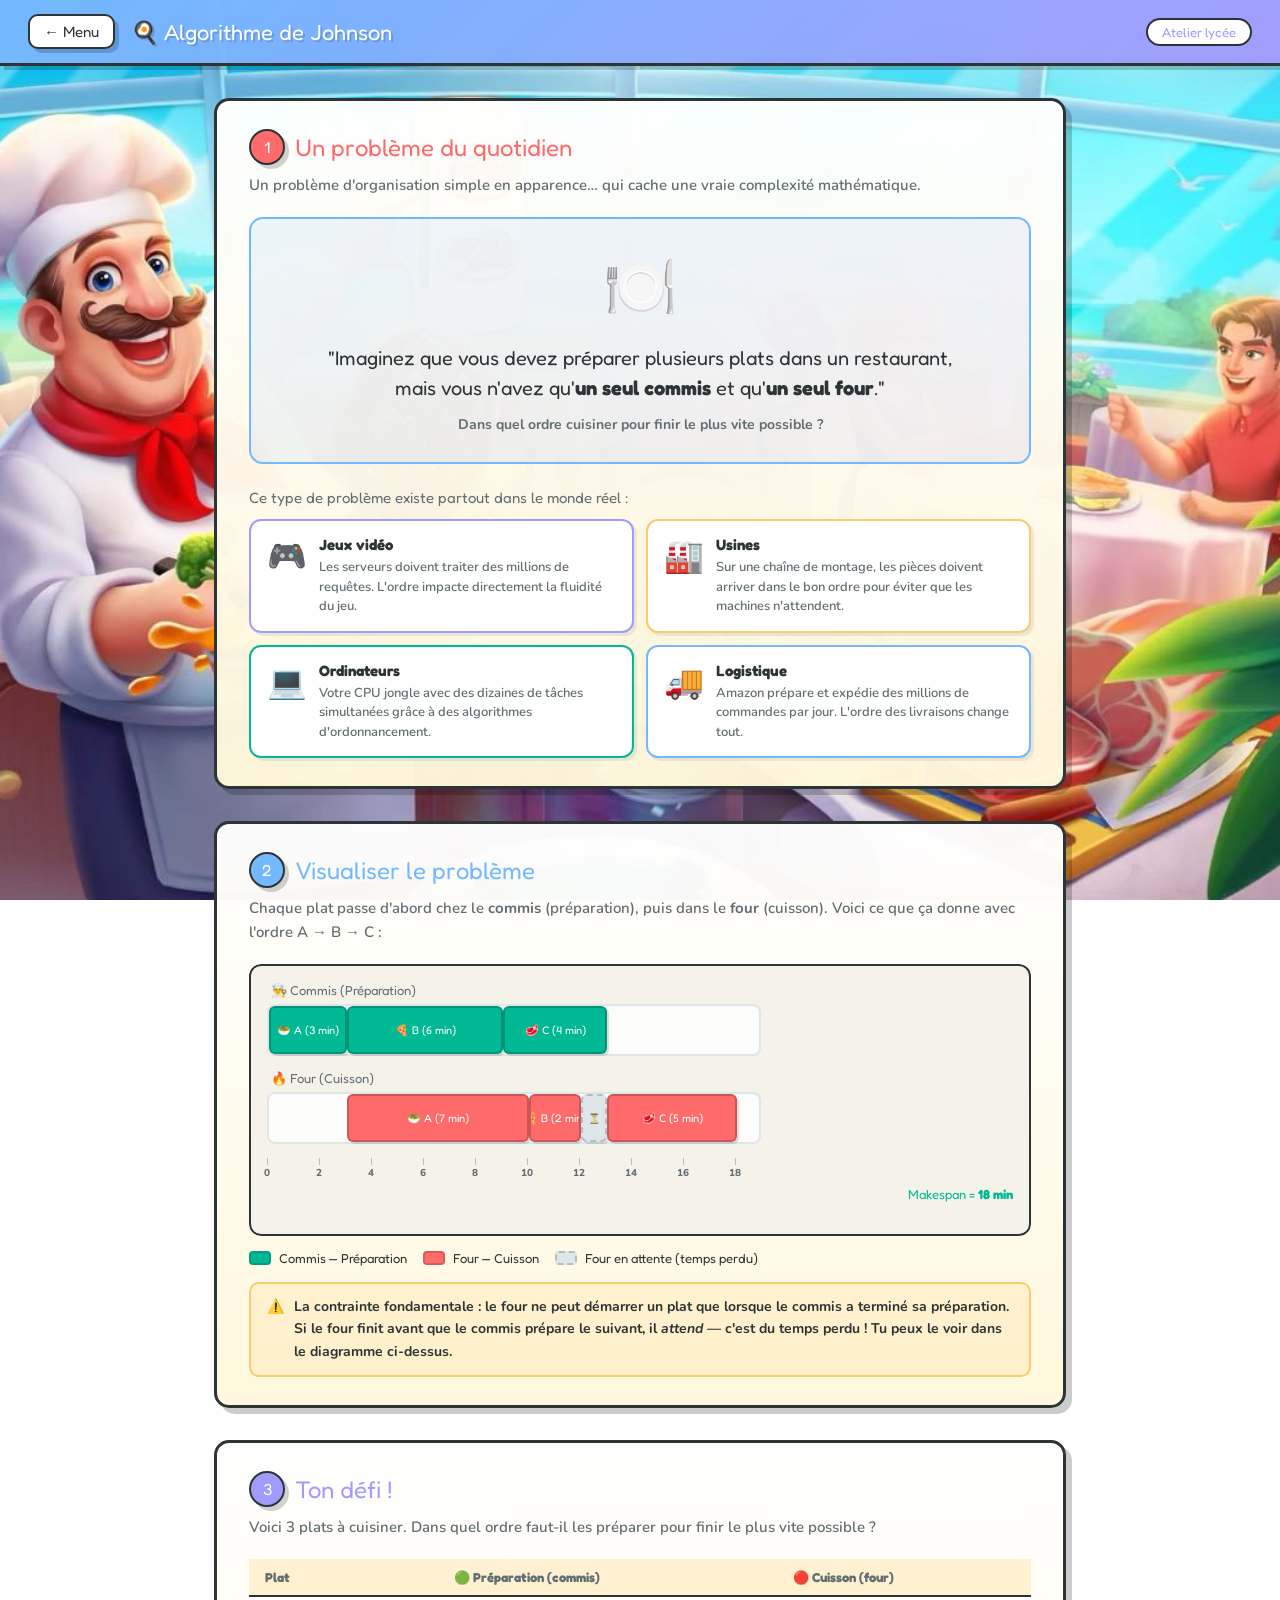
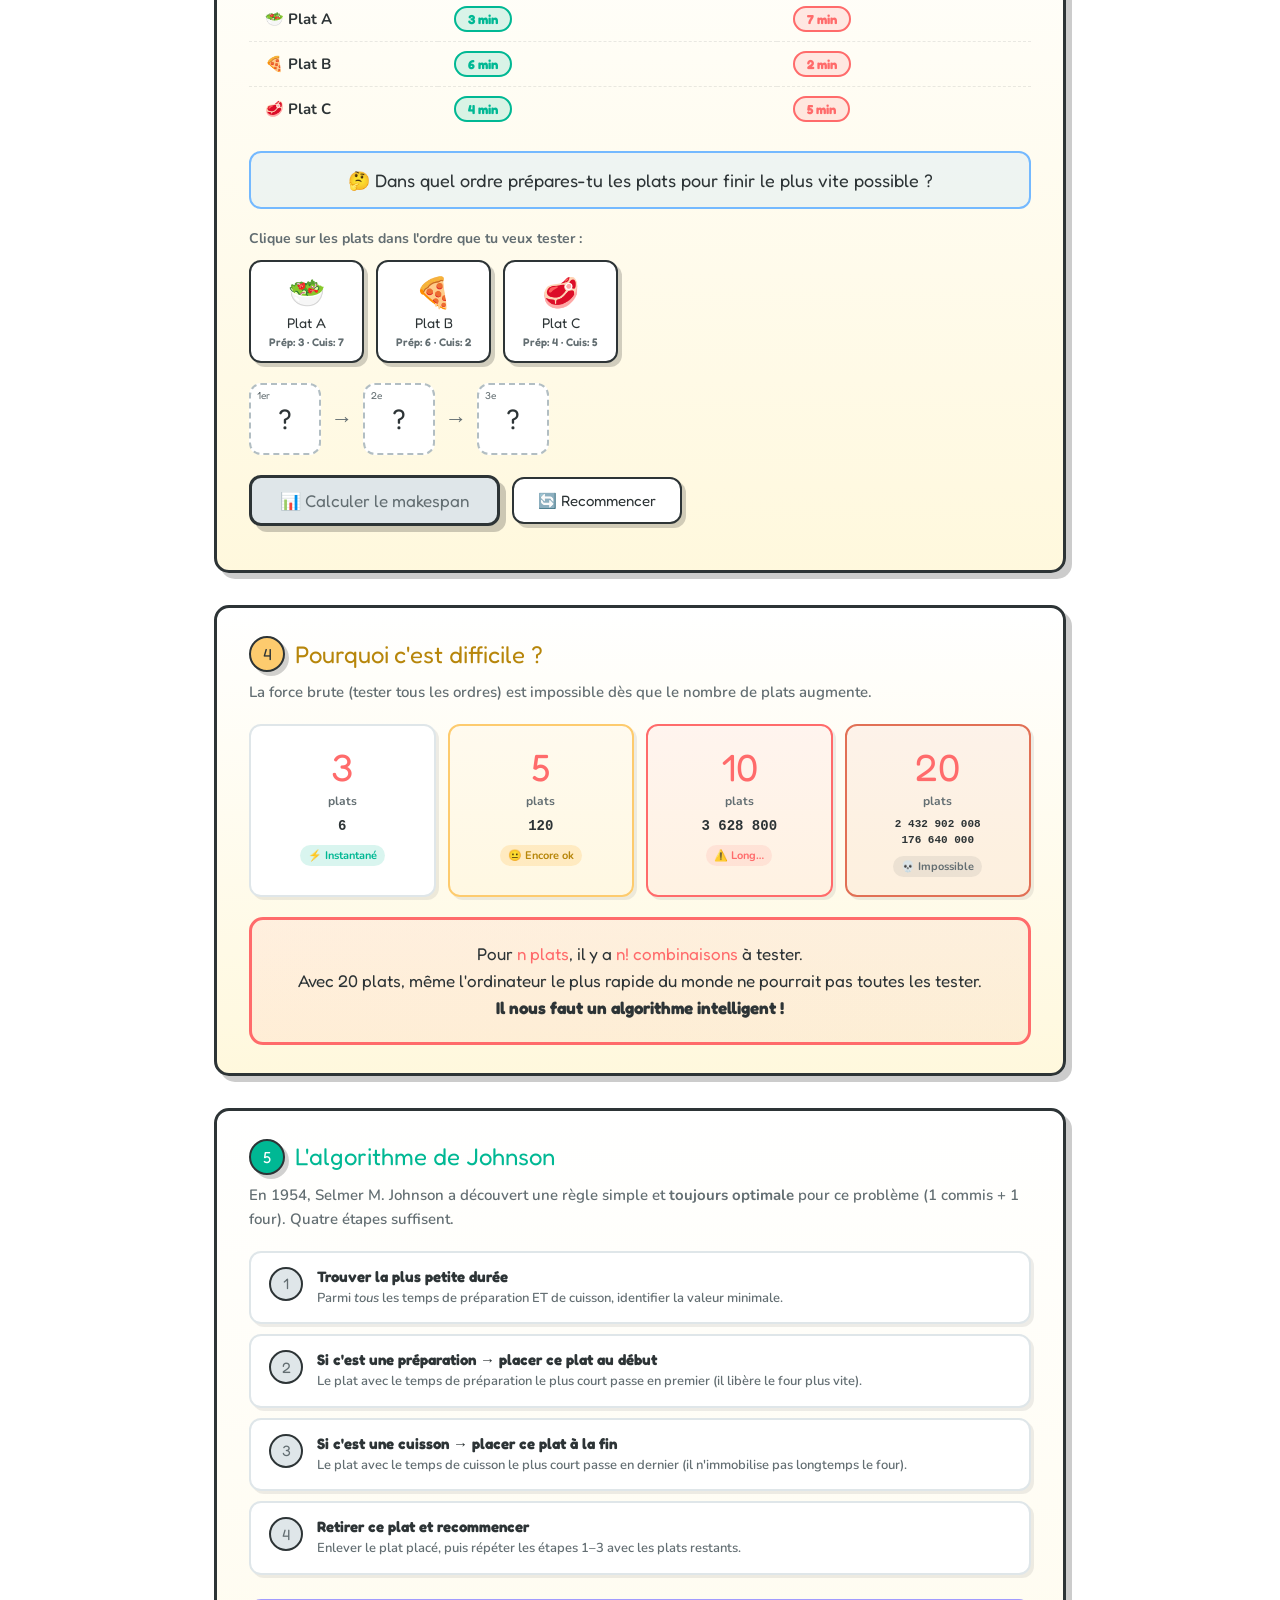
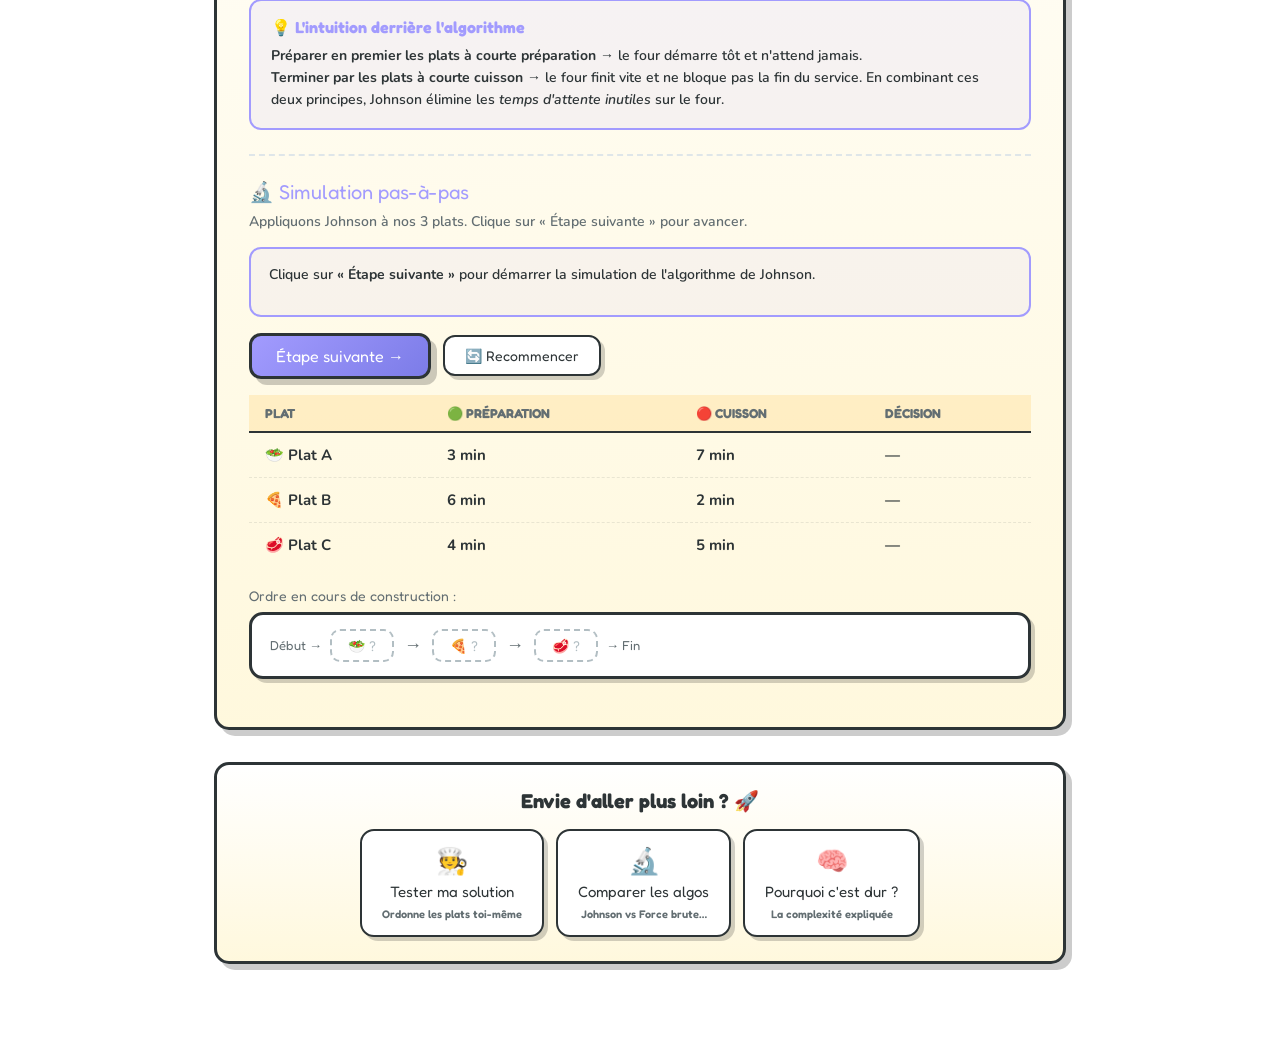
<file: templates/pedagogie_johnson.html>
<!DOCTYPE html>
<html lang="fr">
<head>
  <meta charset="UTF-8">
  <meta name="viewport" content="width=device-width, initial-scale=1.0">
  <title>Algorithme de Johnson — Comprendre en cuisinant</title>
  <link href="https://fonts.googleapis.com/css2?family=Fredoka+One&family=Nunito:wght@400;600;700;800&display=swap" rel="stylesheet">
  <style>
    :root {
      --accent:    #FF6B6B;
      --green:     #00B894;
      --purple:    #A29BFE;
      --yellow:    #FDCB6E;
      --blue:      #74B9FF;
      --dark:      #2D3436;
      --muted:     #636E72;
      --prep-color:#00B894;
      --cook-color:#FF6B6B;
      --idle-color:#DFE6E9;
      --shadow:    4px 4px 0px rgba(0,0,0,0.18);
      --shadow-lg: 6px 6px 0px rgba(0,0,0,0.2);
      --bounce:    cubic-bezier(0.68,-0.55,0.265,1.55);
      --r:         15px;
    }

    *, *::before, *::after { box-sizing: border-box; margin: 0; padding: 0; }

    body {
      font-family: 'Nunito', sans-serif;
      background-image: url('/static/assets/background.jpg');
      background-size: cover;
      background-position: center;
      background-attachment: fixed;
      color: var(--dark);
      min-height: 100vh;
    }

    /* ── Header ─────────────────────────────────────── */
    .header {
      display: flex; align-items: center; gap: 16px;
      padding: 14px 28px;
      background: linear-gradient(135deg,rgba(116,185,255,.97),rgba(162,155,254,.97));
      border-bottom: 3px solid var(--dark);
      box-shadow: var(--shadow);
      position: sticky; top: 0; z-index: 100;
    }
    .back-btn {
      font-family: 'Fredoka One', cursive; font-size: 15px;
      color: var(--dark); text-decoration: none;
      background: white; border: 2px solid var(--dark);
      border-radius: 10px; padding: 6px 14px;
      box-shadow: var(--shadow);
      transition: transform .2s var(--bounce);
    }
    .back-btn:hover { transform: translateY(-2px); }
    .header-title {
      font-family: 'Fredoka One', cursive; font-size: 22px;
      color: white; text-shadow: 2px 2px 0 rgba(0,0,0,.15);
    }
    .header-badge {
      background: white; border: 2px solid var(--dark);
      border-radius: 20px; padding: 4px 14px;
      font-family: 'Fredoka One', cursive; font-size: 13px;
      color: var(--purple); margin-left: auto;
    }

    /* ── Page layout ─────────────────────────────────── */
    .page { max-width: 900px; margin: 0 auto; padding: 32px 24px 80px; display: flex; flex-direction: column; gap: 32px; }

    /* ── Cards ───────────────────────────────────────── */
    .card {
      background: linear-gradient(180deg,rgba(255,255,255,.97),rgba(255,248,220,.97));
      border: 3px solid var(--dark); border-radius: var(--r);
      padding: 28px 32px; box-shadow: var(--shadow-lg);
    }
    .card-header { display: flex; align-items: center; gap: 10px; margin-bottom: 8px; }
    .section-badge {
      display: inline-flex; align-items: center; justify-content: center;
      width: 36px; height: 36px; border-radius: 50%;
      background: var(--accent); color: white;
      font-family: 'Fredoka One', cursive; font-size: 16px;
      border: 2px solid var(--dark); box-shadow: var(--shadow);
      flex-shrink: 0;
    }
    .card-title {
      font-family: 'Fredoka One', cursive; font-size: 24px;
      color: var(--accent); margin-bottom: 0;
    }
    .card-sub {
      font-size: 15px; font-weight: 600; color: var(--muted);
      margin-bottom: 20px; line-height: 1.6;
    }

    /* ── Section 1 : Introduction ────────────────────── */
    .hook-box {
      background: linear-gradient(135deg,rgba(116,185,255,.12),rgba(162,155,254,.12));
      border: 2px solid var(--blue);
      border-radius: 14px; padding: 28px;
      text-align: center; margin-bottom: 24px;
    }
    .hook-emoji { font-size: 60px; display: block; margin-bottom: 14px; animation: float 3s ease-in-out infinite; }
    @keyframes float { 0%,100%{transform:translateY(0)} 50%{transform:translateY(-10px)} }
    .hook-question {
      font-family: 'Fredoka One', cursive; font-size: 20px;
      color: var(--dark); line-height: 1.5;
      max-width: 640px; margin: 0 auto 12px;
    }
    .hook-answer { font-size: 14px; font-weight: 700; color: var(--muted); }

    .domain-grid { display: grid; grid-template-columns: repeat(2, 1fr); gap: 12px; }
    .domain-card {
      display: flex; gap: 12px; align-items: flex-start;
      background: white; border: 2px solid #DFE6E9;
      border-radius: 12px; padding: 14px 16px;
      box-shadow: 3px 3px 0 rgba(0,0,0,.07);
      transition: transform .2s var(--bounce);
    }
    .domain-card:hover { transform: translateY(-3px); }
    .domain-card.games   { border-color: var(--purple); }
    .domain-card.factory { border-color: var(--yellow); }
    .domain-card.cpu     { border-color: var(--green); }
    .domain-card.logistic{ border-color: var(--blue); }
    .domain-icon { font-size: 32px; flex-shrink: 0; }
    .domain-card h3 { font-family: 'Fredoka One', cursive; font-size: 15px; margin-bottom: 4px; }
    .domain-card p  { font-size: 13px; color: var(--muted); font-weight: 600; line-height: 1.5; }

    /* ── Gantt charts ────────────────────────────────── */
    .gantt-wrap { overflow-x: auto; border-radius: 12px; }
    .gantt-container {
      position: relative;
      background: #f5f2ea;
      border: 2px solid var(--dark);
      border-radius: 12px;
      padding: 16px 16px 32px;
      min-width: 420px;
    }
    .gantt-rail-label {
      font-family: 'Fredoka One', cursive; font-size: 13px;
      color: var(--muted); margin-bottom: 6px; padding-left: 4px;
    }
    .gantt-rail {
      position: relative; height: 52px;
      background: rgba(255,255,255,.75);
      border: 2px solid #DFE6E9; border-radius: 8px;
      margin-bottom: 14px; overflow: visible;
    }
    .gantt-block {
      position: absolute; height: 100%; border-radius: 6px;
      display: flex; align-items: center; justify-content: center;
      font-family: 'Fredoka One', cursive; font-size: 11px;
      color: white; border: 2px solid rgba(0,0,0,.2);
      box-shadow: 2px 2px 0 rgba(0,0,0,.12);
      white-space: nowrap; overflow: hidden; text-overflow: ellipsis;
      padding: 0 6px; transition: opacity .3s;
    }
    .gantt-block.prep { background: var(--prep-color); }
    .gantt-block.cook { background: var(--cook-color); }
    .gantt-block.idle {
      background: var(--idle-color); color: var(--muted);
      border: 2px dashed #B2BEC3; font-size: 10px;
    }
    .gantt-axis {
      position: relative; height: 20px; margin-top: 2px;
    }
    .gantt-tick {
      position: absolute; display: flex; flex-direction: column; align-items: center;
      font-size: 10px; color: var(--muted); font-weight: 800; transform: translateX(-50%);
    }
    .gantt-tick-line { width: 1px; height: 7px; background: #B2BEC3; margin-bottom: 1px; }
    .gantt-makespan-tag {
      text-align: right;
      font-family: 'Fredoka One', cursive; font-size: 13px;
      color: var(--green); margin-top: 6px;
    }
    .gantt-legend {
      display: flex; gap: 16px; margin-top: 14px; flex-wrap: wrap;
    }
    .gantt-legend-item { display: flex; align-items: center; gap: 8px; font-family: 'Fredoka One', cursive; font-size: 13px; }
    .gantt-legend-dot { width: 22px; height: 14px; border-radius: 4px; border: 2px solid rgba(0,0,0,.15); }

    .constraint-note {
      background: rgba(253,203,110,.18); border: 2px solid var(--yellow);
      border-radius: 10px; padding: 12px 16px; margin-top: 16px;
      font-size: 14px; font-weight: 700; color: var(--dark);
      display: flex; gap: 10px; align-items: flex-start; line-height: 1.6;
    }

    /* ── Section 3 : Challenge ───────────────────────── */
    .challenge-table { width: 100%; border-collapse: collapse; margin-bottom: 20px; font-size: 15px; }
    .challenge-table th {
      font-family: 'Fredoka One', cursive; font-size: 13px; color: var(--muted);
      padding: 10px 16px; background: rgba(253,203,110,.28);
      border-bottom: 2px solid var(--dark); text-align: left;
    }
    .challenge-table td { padding: 12px 16px; border-bottom: 1px dashed rgba(45,52,54,.1); font-weight: 700; }
    .challenge-table tr:last-child td { border-bottom: none; }
    .badge-prep { background: rgba(0,184,148,.15); color: var(--green); padding: 3px 12px; border-radius: 20px; border: 2px solid var(--green); font-family: 'Fredoka One', cursive; font-size: 13px; }
    .badge-cook { background: rgba(255,107,107,.15); color: var(--accent); padding: 3px 12px; border-radius: 20px; border: 2px solid var(--accent); font-family: 'Fredoka One', cursive; font-size: 13px; }

    .challenge-question {
      background: rgba(116,185,255,.12); border: 2px solid var(--blue);
      border-radius: 12px; padding: 16px;
      font-family: 'Fredoka One', cursive; font-size: 18px;
      color: var(--dark); text-align: center; margin-bottom: 20px;
    }

    .dish-picker { display: flex; gap: 12px; flex-wrap: wrap; margin-bottom: 20px; }
    .pick-btn {
      display: flex; flex-direction: column; align-items: center; gap: 4px;
      padding: 12px 18px; background: white;
      border: 2px solid var(--dark); border-radius: 12px;
      cursor: pointer; font-family: 'Fredoka One', cursive;
      box-shadow: var(--shadow); transition: all .2s var(--bounce);
    }
    .pick-btn:hover:not(:disabled) { transform: translateY(-3px); border-color: var(--purple); }
    .pick-btn:disabled { opacity: .4; cursor: not-allowed; transform: none !important; }
    .pick-btn .pick-emoji { font-size: 30px; }
    .pick-btn .pick-name  { font-size: 14px; color: var(--dark); }
    .pick-btn .pick-times { font-size: 11px; color: var(--muted); font-weight: 600; }

    .order-selector { display: flex; align-items: center; gap: 10px; flex-wrap: wrap; margin-bottom: 20px; }
    .order-slot {
      width: 72px; height: 72px;
      border: 2px dashed #B2BEC3; border-radius: 12px;
      display: flex; align-items: center; justify-content: center;
      font-family: 'Fredoka One', cursive; font-size: 28px;
      background: white; position: relative;
      transition: all .2s var(--bounce);
    }
    .order-slot.filled { border-style: solid; border-color: var(--dark); box-shadow: var(--shadow); }
    .order-slot .slot-num {
      position: absolute; top: 4px; left: 6px;
      font-size: 10px; color: var(--muted); font-family: 'Fredoka One', cursive;
    }
    .order-arrow { font-size: 22px; color: var(--muted); }

    .btn-row { display: flex; gap: 12px; flex-wrap: wrap; align-items: center; margin-bottom: 16px; }
    .btn-primary {
      background: linear-gradient(135deg,var(--green),#00a680);
      color: white; border: 3px solid var(--dark);
      border-radius: 12px; padding: 12px 28px;
      font-family: 'Fredoka One', cursive; font-size: 17px;
      cursor: pointer; box-shadow: var(--shadow-lg);
      transition: all .2s var(--bounce);
    }
    .btn-primary:hover:not(:disabled) { transform: translateY(-2px); }
    .btn-primary:disabled { background: #DFE6E9; color: var(--muted); cursor: not-allowed; transform: none; }
    .btn-secondary {
      background: white; color: var(--dark); border: 2px solid var(--dark);
      border-radius: 12px; padding: 12px 24px;
      font-family: 'Fredoka One', cursive; font-size: 15px;
      cursor: pointer; box-shadow: var(--shadow);
      transition: all .2s var(--bounce);
    }
    .btn-secondary:hover { transform: translateY(-2px); }

    .result-box {
      background: white; border: 3px solid var(--dark);
      border-radius: 14px; padding: 20px 24px;
      text-align: center; box-shadow: var(--shadow-lg);
      margin-top: 4px; display: none;
    }
    .result-box.show { display: block; animation: popIn .4s var(--bounce); }
    @keyframes popIn { from { transform: scale(.8); opacity: 0; } to { transform: scale(1); opacity: 1; } }
    .result-makespan { font-family: 'Fredoka One', cursive; font-size: 44px; transition: color .3s; }
    .result-label { font-size: 14px; color: var(--muted); font-weight: 700; }
    .result-verdict { margin-top: 10px; font-size: 14px; font-weight: 700; line-height: 1.5; }

    /* ── Section 4 : Pourquoi difficile ─────────────── */
    .perm-cards { display: grid; grid-template-columns: repeat(4, 1fr); gap: 12px; }
    .perm-card {
      background: white; border: 2px solid #DFE6E9;
      border-radius: 12px; padding: 18px 12px; text-align: center;
      box-shadow: 3px 3px 0 rgba(0,0,0,.07);
      transition: transform .2s var(--bounce);
    }
    .perm-card:hover { transform: translateY(-3px); }
    .perm-card.danger   { border-color: var(--yellow); background: rgba(253,203,110,.06); }
    .perm-card.critical { border-color: var(--accent); background: rgba(255,107,107,.06); }
    .perm-card.dead     { border-color: #e17055; background: rgba(225,112,85,.08); }
    .perm-n { font-family: 'Fredoka One', cursive; font-size: 38px; color: var(--accent); }
    .perm-label { font-size: 12px; color: var(--muted); font-weight: 700; margin: 3px 0 8px; }
    .perm-count { font-family: 'Courier New', monospace; font-size: 14px; font-weight: 800; word-break: break-all; line-height: 1.4; }
    .perm-verdict { font-size: 11px; font-weight: 700; margin-top: 8px; padding: 3px 8px; border-radius: 20px; display: inline-block; }
    .v-ok   { background: rgba(0,184,148,.15); color: var(--green); }
    .v-warn { background: rgba(253,203,110,.3); color: #b7860b; }
    .v-bad  { background: rgba(255,107,107,.12); color: var(--accent); }
    .v-dead { background: rgba(45,52,54,.08); color: var(--muted); }

    .conclusion-msg {
      background: linear-gradient(135deg,rgba(255,107,107,.08),rgba(225,112,85,.08));
      border: 3px solid var(--accent); border-radius: 14px;
      padding: 20px 24px; margin-top: 20px; text-align: center;
    }
    .conclusion-msg p { font-family: 'Fredoka One', cursive; font-size: 17px; color: var(--dark); line-height: 1.6; }
    .conclusion-msg .hl { color: var(--accent); }

    /* ── Section 5 : Johnson ─────────────────────────── */
    .rule-cards { display: flex; flex-direction: column; gap: 10px; margin-bottom: 24px; }
    .rule-card {
      display: flex; gap: 14px; align-items: flex-start;
      background: white; border: 2px solid #DFE6E9;
      border-radius: 12px; padding: 14px 18px;
      box-shadow: 3px 3px 0 rgba(0,0,0,.07);
      transition: all .3s;
    }
    .rule-card.active { border-color: var(--accent); background: rgba(255,107,107,.04); box-shadow: var(--shadow); }
    .rule-card.done   { border-color: var(--green);  background: rgba(0,184,148,.05); }
    .rule-num {
      width: 34px; height: 34px; border-radius: 50%;
      display: flex; align-items: center; justify-content: center;
      font-family: 'Fredoka One', cursive; font-size: 15px;
      background: #DFE6E9; color: var(--muted);
      border: 2px solid var(--dark); flex-shrink: 0;
      transition: background .3s, color .3s;
    }
    .rule-card.active .rule-num { background: var(--accent); color: white; }
    .rule-card.done   .rule-num { background: var(--green);  color: white; }
    .rule-card h4 { font-family: 'Fredoka One', cursive; font-size: 15px; margin-bottom: 3px; }
    .rule-card p  { font-size: 13px; color: var(--muted); font-weight: 600; line-height: 1.5; }

    .intuition-box {
      background: rgba(162,155,254,.1); border: 2px solid var(--purple);
      border-radius: 12px; padding: 16px 20px; margin-bottom: 24px;
    }
    .intuition-box h4 { font-family: 'Fredoka One', cursive; font-size: 16px; color: var(--purple); margin-bottom: 8px; }
    .intuition-box p  { font-size: 14px; font-weight: 600; color: var(--dark); line-height: 1.6; }

    .section-divider {
      border: none; border-top: 2px dashed #DFE6E9; margin: 24px 0;
    }

    .sim-title { font-family: 'Fredoka One', cursive; font-size: 20px; color: var(--purple); margin-bottom: 8px; }
    .sim-sub   { font-size: 14px; color: var(--muted); font-weight: 600; margin-bottom: 16px; }

    .step-explanation {
      background: rgba(162,155,254,.08); border: 2px solid var(--purple);
      border-radius: 12px; padding: 14px 18px;
      font-size: 14px; font-weight: 600; color: var(--dark);
      line-height: 1.65; margin-bottom: 16px; min-height: 70px;
      transition: background .3s;
    }

    .btn-next {
      background: linear-gradient(135deg,var(--purple),#7c7ce8);
      color: white; border: 3px solid var(--dark);
      border-radius: 12px; padding: 10px 24px;
      font-family: 'Fredoka One', cursive; font-size: 16px;
      cursor: pointer; box-shadow: var(--shadow-lg);
      transition: all .2s var(--bounce);
    }
    .btn-next:hover:not(:disabled) { transform: translateY(-2px); }
    .btn-next:disabled { background: #DFE6E9; color: var(--muted); cursor: not-allowed; transform: none; }
    .btn-reset-sim {
      background: white; color: var(--dark); border: 2px solid var(--dark);
      border-radius: 12px; padding: 10px 20px;
      font-family: 'Fredoka One', cursive; font-size: 14px;
      cursor: pointer; box-shadow: var(--shadow); transition: all .2s;
    }
    .btn-reset-sim:hover { background: #f8f8f8; }

    .johnson-table-wrap { overflow-x: auto; margin-bottom: 20px; }
    .johnson-table {
      width: 100%; border-collapse: collapse; font-size: 15px; min-width: 360px;
    }
    .johnson-table th {
      font-family: 'Fredoka One', cursive; font-size: 13px;
      background: rgba(253,203,110,.28); border-bottom: 2px solid var(--dark);
      padding: 10px 16px; text-align: left; color: var(--muted); text-transform: uppercase;
    }
    .johnson-table td { padding: 12px 16px; border-bottom: 1px dashed rgba(45,52,54,.1); font-weight: 700; transition: all .3s; }
    .johnson-table tr:last-child td { border-bottom: none; }
    .johnson-table tr.j-placed td { opacity: .3; text-decoration: line-through; }
    .johnson-table td.j-highlight {
      background: rgba(255,107,107,.18); color: var(--accent);
      border-radius: 6px; animation: cellPulse .5s ease;
    }
    @keyframes cellPulse { 0%,100%{box-shadow:none} 50%{box-shadow:inset 0 0 0 2px rgba(255,107,107,.5)} }

    .order-display-wrap {
      display: flex; align-items: center; gap: 8px; flex-wrap: wrap;
      background: white; border: 3px solid var(--dark);
      border-radius: 14px; padding: 14px 18px;
      margin-bottom: 20px; min-height: 64px;
      box-shadow: var(--shadow);
    }
    .order-label { font-family: 'Fredoka One', cursive; font-size: 13px; color: var(--muted); }
    .order-item {
      background: var(--accent); color: white;
      border: 2px solid var(--dark); border-radius: 10px;
      padding: 6px 14px; font-family: 'Fredoka One', cursive; font-size: 15px;
      box-shadow: var(--shadow); animation: slideIn .35s var(--bounce);
    }
    .order-item.end-pos { background: var(--purple); }
    .order-item.mid-pos { background: var(--blue); }
    .order-placeholder {
      border: 2px dashed #B2BEC3; border-radius: 10px;
      padding: 6px 16px; font-family: 'Fredoka One', cursive;
      font-size: 14px; color: #B2BEC3;
    }
    @keyframes slideIn { from{transform:scale(0);opacity:0} to{transform:scale(1);opacity:1} }

    .final-result-card {
      background: linear-gradient(135deg,rgba(0,184,148,.1),rgba(84,240,196,.08));
      border: 3px solid var(--green); border-radius: 14px;
      padding: 24px; text-align: center; margin-top: 24px;
    }
    .final-result-card h3 { font-family: 'Fredoka One', cursive; font-size: 22px; color: var(--green); margin-bottom: 12px; }
    .final-order-display { font-family: 'Fredoka One', cursive; font-size: 26px; color: var(--dark); margin-bottom: 8px; }
    .final-result-card p { font-size: 14px; font-weight: 600; color: var(--muted); line-height: 1.6; }

    /* ── Footer navigation ───────────────────────────── */
    .nav-footer {
      background: linear-gradient(180deg,rgba(255,255,255,.97),rgba(255,248,220,.97));
      border: 3px solid var(--dark); border-radius: var(--r);
      padding: 24px; text-align: center; box-shadow: var(--shadow-lg);
    }
    .nav-footer h3 { font-family: 'Fredoka One', cursive; font-size: 20px; color: var(--dark); margin-bottom: 16px; }
    .nav-btns { display: flex; gap: 12px; justify-content: center; flex-wrap: wrap; }
    .nav-btn {
      display: flex; flex-direction: column; align-items: center; gap: 6px;
      padding: 14px 20px; background: white; border: 2px solid var(--dark);
      border-radius: 14px; text-decoration: none; color: var(--dark);
      font-family: 'Fredoka One', cursive; font-size: 15px;
      box-shadow: var(--shadow); transition: all .2s var(--bounce); min-width: 130px;
    }
    .nav-btn:hover { transform: translateY(-3px); border-color: var(--accent); }
    .nav-btn .nav-emoji { font-size: 26px; }
    .nav-btn .nav-desc  { font-size: 11px; color: var(--muted); font-weight: 600; }

    /* ── Responsive ──────────────────────────────────── */
    @media (max-width: 640px) {
      .page { padding: 16px 12px 60px; gap: 20px; }
      .card { padding: 18px 16px; }
      .card-title { font-size: 19px; }
      .domain-grid { grid-template-columns: 1fr; }
      .perm-cards  { grid-template-columns: repeat(2,1fr); }
      .hook-question { font-size: 16px; }
    }
  </style>
</head>
<body>

<header class="header">
  <a href="/" class="back-btn">← Menu</a>
  <span class="header-title">🍳 Algorithme de Johnson</span>
  <span class="header-badge">Atelier lycée</span>
</header>

<div class="page">

  <!-- ════════════════════════════════════════════
       SECTION 1 — INTRODUCTION
  ════════════════════════════════════════════ -->
  <div class="card">
    <div class="card-header">
      <span class="section-badge">1</span>
      <div class="card-title">Un problème du quotidien</div>
    </div>
    <div class="card-sub">Un problème d'organisation simple en apparence… qui cache une vraie complexité mathématique.</div>

    <div class="hook-box">
      <span class="hook-emoji">🍽️</span>
      <div class="hook-question">
        "Imaginez que vous devez préparer plusieurs plats dans un restaurant,
        mais vous n'avez qu'<strong>un seul commis</strong> et qu'<strong>un seul four</strong>."
      </div>
      <div class="hook-answer">Dans quel ordre cuisiner pour finir le plus vite possible ?</div>
    </div>

    <p style="font-family:'Fredoka One',cursive;font-size:15px;color:var(--muted);margin-bottom:12px;">
      Ce type de problème existe partout dans le monde réel :
    </p>

    <div class="domain-grid">
      <div class="domain-card games">
        <div class="domain-icon">🎮</div>
        <div>
          <h3>Jeux vidéo</h3>
          <p>Les serveurs doivent traiter des millions de requêtes. L'ordre impacte directement la fluidité du jeu.</p>
        </div>
      </div>
      <div class="domain-card factory">
        <div class="domain-icon">🏭</div>
        <div>
          <h3>Usines</h3>
          <p>Sur une chaîne de montage, les pièces doivent arriver dans le bon ordre pour éviter que les machines n'attendent.</p>
        </div>
      </div>
      <div class="domain-card cpu">
        <div class="domain-icon">💻</div>
        <div>
          <h3>Ordinateurs</h3>
          <p>Votre CPU jongle avec des dizaines de tâches simultanées grâce à des algorithmes d'ordonnancement.</p>
        </div>
      </div>
      <div class="domain-card logistic">
        <div class="domain-icon">🚚</div>
        <div>
          <h3>Logistique</h3>
          <p>Amazon prépare et expédie des millions de commandes par jour. L'ordre des livraisons change tout.</p>
        </div>
      </div>
    </div>
  </div>

  <!-- ════════════════════════════════════════════
       SECTION 2 — VISUALISATION DU PROBLÈME
  ════════════════════════════════════════════ -->
  <div class="card">
    <div class="card-header">
      <span class="section-badge" style="background:var(--blue)">2</span>
      <div class="card-title" style="color:var(--blue)">Visualiser le problème</div>
    </div>
    <div class="card-sub">
      Chaque plat passe d'abord chez le <strong>commis</strong> (préparation), puis dans le <strong>four</strong> (cuisson).
      Voici ce que ça donne avec l'ordre A → B → C :
    </div>

    <div class="gantt-wrap">
      <div id="gantt-intro" class="gantt-container"></div>
    </div>

    <div class="gantt-legend">
      <div class="gantt-legend-item">
        <div class="gantt-legend-dot" style="background:var(--prep-color)"></div>
        Commis — Préparation
      </div>
      <div class="gantt-legend-item">
        <div class="gantt-legend-dot" style="background:var(--cook-color)"></div>
        Four — Cuisson
      </div>
      <div class="gantt-legend-item">
        <div class="gantt-legend-dot" style="background:var(--idle-color);border:2px dashed #B2BEC3"></div>
        Four en attente (temps perdu)
      </div>
    </div>

    <div class="constraint-note">
      <span>⚠️</span>
      <span>
        <strong>La contrainte fondamentale :</strong> le four ne peut démarrer un plat
        que lorsque le commis a terminé sa préparation.
        Si le four finit avant que le commis prépare le suivant, il <em>attend</em> — c'est du temps perdu !
        Tu peux le voir dans le diagramme ci-dessus.
      </span>
    </div>
  </div>

  <!-- ════════════════════════════════════════════
       SECTION 3 — DÉFI ÉLÈVE
  ════════════════════════════════════════════ -->
  <div class="card">
    <div class="card-header">
      <span class="section-badge" style="background:var(--purple)">3</span>
      <div class="card-title" style="color:var(--purple)">Ton défi !</div>
    </div>
    <div class="card-sub">
      Voici 3 plats à cuisiner. Dans quel ordre faut-il les préparer pour finir le plus vite possible ?
    </div>

    <table class="challenge-table">
      <thead>
        <tr>
          <th>Plat</th>
          <th>🟢 Préparation (commis)</th>
          <th>🔴 Cuisson (four)</th>
        </tr>
      </thead>
      <tbody>
        <tr>
          <td><strong>🥗 Plat A</strong></td>
          <td><span class="badge-prep">3 min</span></td>
          <td><span class="badge-cook">7 min</span></td>
        </tr>
        <tr>
          <td><strong>🍕 Plat B</strong></td>
          <td><span class="badge-prep">6 min</span></td>
          <td><span class="badge-cook">2 min</span></td>
        </tr>
        <tr>
          <td><strong>🥩 Plat C</strong></td>
          <td><span class="badge-prep">4 min</span></td>
          <td><span class="badge-cook">5 min</span></td>
        </tr>
      </tbody>
    </table>

    <div class="challenge-question">
      🤔 Dans quel ordre prépares-tu les plats pour finir le plus vite possible ?
    </div>

    <p style="font-size:14px;font-weight:700;color:var(--muted);margin-bottom:12px;">
      Clique sur les plats dans l'ordre que tu veux tester :
    </p>

    <div class="dish-picker" id="dish-picker">
      <button class="pick-btn" data-dish="A" onclick="pickDish('A')">
        <span class="pick-emoji">🥗</span>
        <span class="pick-name">Plat A</span>
        <span class="pick-times">Prép: 3 · Cuis: 7</span>
      </button>
      <button class="pick-btn" data-dish="B" onclick="pickDish('B')">
        <span class="pick-emoji">🍕</span>
        <span class="pick-name">Plat B</span>
        <span class="pick-times">Prép: 6 · Cuis: 2</span>
      </button>
      <button class="pick-btn" data-dish="C" onclick="pickDish('C')">
        <span class="pick-emoji">🥩</span>
        <span class="pick-name">Plat C</span>
        <span class="pick-times">Prép: 4 · Cuis: 5</span>
      </button>
    </div>

    <div class="order-selector" id="order-selector">
      <div class="order-slot" id="slot-1"><span class="slot-num">1er</span>?</div>
      <div class="order-arrow">→</div>
      <div class="order-slot" id="slot-2"><span class="slot-num">2e</span>?</div>
      <div class="order-arrow">→</div>
      <div class="order-slot" id="slot-3"><span class="slot-num">3e</span>?</div>
    </div>

    <div class="btn-row">
      <button class="btn-primary" id="btn-calc" onclick="calculateUserOrder()" disabled>📊 Calculer le makespan</button>
      <button class="btn-secondary" onclick="resetChallenge()">🔄 Recommencer</button>
    </div>

    <div class="result-box" id="challenge-result">
      <div class="result-makespan" id="result-makespan-val">--</div>
      <div class="result-label">minutes pour tout finir (makespan)</div>
      <div class="result-verdict" id="result-verdict"></div>
    </div>

    <div style="margin-top:16px;display:none;" id="challenge-gantt-wrap">
      <p style="font-family:'Fredoka One',cursive;font-size:14px;color:var(--muted);margin-bottom:8px;">
        Ton planning :
      </p>
      <div class="gantt-wrap">
        <div id="gantt-challenge" class="gantt-container"></div>
      </div>
    </div>

    <div style="margin-top:16px;display:none;" id="reveal-box">
      <div class="constraint-note" style="border-color:var(--green);background:rgba(0,184,148,.08);">
        <span>🏆</span>
        <span>
          <strong>L'ordre optimal est A → C → B</strong> avec un makespan de <strong>17 minutes</strong>.
          C'est l'algorithme de Johnson qui trouve toujours cet ordre optimal — découvre comment dans la section 5 !
        </span>
      </div>
    </div>
  </div>

  <!-- ════════════════════════════════════════════
       SECTION 4 — POURQUOI C'EST DIFFICILE
  ════════════════════════════════════════════ -->
  <div class="card">
    <div class="card-header">
      <span class="section-badge" style="background:var(--yellow);color:var(--dark)">4</span>
      <div class="card-title" style="color:#b7860b">Pourquoi c'est difficile ?</div>
    </div>
    <div class="card-sub">
      La force brute (tester tous les ordres) est impossible dès que le nombre de plats augmente.
    </div>

    <div class="perm-cards">
      <div class="perm-card">
        <div class="perm-n">3</div>
        <div class="perm-label">plats</div>
        <div class="perm-count">6</div>
        <div class="perm-verdict v-ok">⚡ Instantané</div>
      </div>
      <div class="perm-card danger">
        <div class="perm-n">5</div>
        <div class="perm-label">plats</div>
        <div class="perm-count">120</div>
        <div class="perm-verdict v-warn">😐 Encore ok</div>
      </div>
      <div class="perm-card critical">
        <div class="perm-n">10</div>
        <div class="perm-label">plats</div>
        <div class="perm-count">3 628 800</div>
        <div class="perm-verdict v-bad">⚠️ Long…</div>
      </div>
      <div class="perm-card dead">
        <div class="perm-n">20</div>
        <div class="perm-label">plats</div>
        <div class="perm-count" style="font-size:11px">2 432 902 008<br>176 640 000</div>
        <div class="perm-verdict v-dead">💀 Impossible</div>
      </div>
    </div>

    <div class="conclusion-msg">
      <p>
        Pour <span class="hl">n plats</span>, il y a <span class="hl">n! combinaisons</span> à tester.<br>
        Avec 20 plats, même l'ordinateur le plus rapide du monde ne pourrait pas toutes les tester.<br>
        <strong>Il nous faut un algorithme intelligent !</strong>
      </p>
    </div>
  </div>

  <!-- ════════════════════════════════════════════
       SECTION 5 — ALGORITHME DE JOHNSON
  ════════════════════════════════════════════ -->
  <div class="card">
    <div class="card-header">
      <span class="section-badge" style="background:var(--green)">5</span>
      <div class="card-title" style="color:var(--green)">L'algorithme de Johnson</div>
    </div>
    <div class="card-sub">
      En 1954, Selmer M. Johnson a découvert une règle simple et <strong>toujours optimale</strong>
      pour ce problème (1 commis + 1 four). Quatre étapes suffisent.
    </div>

    <!-- Les 4 règles -->
    <div class="rule-cards" id="rule-cards">
      <div class="rule-card" id="rule-1">
        <div class="rule-num">1</div>
        <div>
          <h4>Trouver la plus petite durée</h4>
          <p>Parmi <em>tous</em> les temps de préparation ET de cuisson, identifier la valeur minimale.</p>
        </div>
      </div>
      <div class="rule-card" id="rule-2">
        <div class="rule-num">2</div>
        <div>
          <h4>Si c'est une préparation → placer ce plat au début</h4>
          <p>Le plat avec le temps de préparation le plus court passe en premier (il libère le four plus vite).</p>
        </div>
      </div>
      <div class="rule-card" id="rule-3">
        <div class="rule-num">3</div>
        <div>
          <h4>Si c'est une cuisson → placer ce plat à la fin</h4>
          <p>Le plat avec le temps de cuisson le plus court passe en dernier (il n'immobilise pas longtemps le four).</p>
        </div>
      </div>
      <div class="rule-card" id="rule-4">
        <div class="rule-num">4</div>
        <div>
          <h4>Retirer ce plat et recommencer</h4>
          <p>Enlever le plat placé, puis répéter les étapes 1–3 avec les plats restants.</p>
        </div>
      </div>
    </div>

    <!-- Explication intuitive -->
    <div class="intuition-box">
      <h4>💡 L'intuition derrière l'algorithme</h4>
      <p>
        <strong>Préparer en premier les plats à courte préparation</strong> → le four démarre tôt et n'attend jamais.<br>
        <strong>Terminer par les plats à courte cuisson</strong> → le four finit vite et ne bloque pas la fin du service.
        En combinant ces deux principes, Johnson élimine les <em>temps d'attente inutiles</em> sur le four.
      </p>
    </div>

    <hr class="section-divider">

    <!-- Simulation pas-à-pas -->
    <div class="sim-title">🔬 Simulation pas-à-pas</div>
    <div class="sim-sub">Appliquons Johnson à nos 3 plats. Clique sur « Étape suivante » pour avancer.</div>

    <div class="step-explanation" id="sim-explanation">
      Clique sur <strong>« Étape suivante »</strong> pour démarrer la simulation de l'algorithme de Johnson.
    </div>

    <div class="btn-row">
      <button class="btn-next" id="btn-next" onclick="nextStep()">Étape suivante →</button>
      <button class="btn-reset-sim" onclick="resetSim()">🔄 Recommencer</button>
    </div>

    <div class="johnson-table-wrap">
      <table class="johnson-table" id="j-table">
        <thead>
          <tr>
            <th>Plat</th>
            <th>🟢 Préparation</th>
            <th>🔴 Cuisson</th>
            <th>Décision</th>
          </tr>
        </thead>
        <tbody>
          <tr id="j-row-A">
            <td><strong>🥗 Plat A</strong></td>
            <td id="j-A-prep">3 min</td>
            <td id="j-A-cook">7 min</td>
            <td id="j-A-status">—</td>
          </tr>
          <tr id="j-row-B">
            <td><strong>🍕 Plat B</strong></td>
            <td id="j-B-prep">6 min</td>
            <td id="j-B-cook">2 min</td>
            <td id="j-B-status">—</td>
          </tr>
          <tr id="j-row-C">
            <td><strong>🥩 Plat C</strong></td>
            <td id="j-C-prep">4 min</td>
            <td id="j-C-cook">5 min</td>
            <td id="j-C-status">—</td>
          </tr>
        </tbody>
      </table>
    </div>

    <p style="font-family:'Fredoka One',cursive;font-size:14px;color:var(--muted);margin-bottom:8px;">
      Ordre en cours de construction :
    </p>
    <div class="order-display-wrap" id="order-display">
      <span class="order-label">Début →</span>
      <span class="order-placeholder">? · ? · ?</span>
      <span class="order-label">→ Fin</span>
    </div>

    <!-- Résultat final (caché jusqu'à la fin) -->
    <div id="final-result" style="display:none;">
      <div class="final-result-card">
        <h3>🏆 Ordre optimal trouvé !</h3>
        <div class="final-order-display">🥗 A → 🥩 C → 🍕 B</div>
        <p>
          Johnson garantit que cet ordre minimise le makespan.<br>
          Complexité : <strong>O(n log n)</strong> — rapide même pour 1 000 plats !
        </p>
      </div>

      <div style="margin-top:20px;">
        <p style="font-family:'Fredoka One',cursive;font-size:15px;color:var(--muted);margin-bottom:10px;">
          Timeline optimale — ordre A → C → B (makespan = 17 min) :
        </p>
        <div class="gantt-wrap">
          <div id="gantt-johnson" class="gantt-container"></div>
        </div>
        <div class="gantt-legend" style="margin-top:12px;">
          <div class="gantt-legend-item">
            <div class="gantt-legend-dot" style="background:var(--prep-color)"></div>
            Commis — Préparation
          </div>
          <div class="gantt-legend-item">
            <div class="gantt-legend-dot" style="background:var(--cook-color)"></div>
            Four — Cuisson
          </div>
        </div>
        <div class="constraint-note" style="border-color:var(--green);background:rgba(0,184,148,.08);margin-top:12px;">
          <span>✅</span>
          <span>
            Avec l'ordre de Johnson, le four <strong>ne attend jamais</strong> entre les plats.
            Zéro temps mort = makespan minimal !
          </span>
        </div>
      </div>
    </div>
  </div>

  <!-- ════════════════════════════════════════════
       FOOTER NAVIGATION
  ════════════════════════════════════════════ -->
  <div class="nav-footer">
    <h3>Envie d'aller plus loin ? 🚀</h3>
    <div class="nav-btns">
      <a href="/jouer" class="nav-btn">
        <span class="nav-emoji">🧑‍🍳</span>
        <span>Tester ma solution</span>
        <span class="nav-desc">Ordonne les plats toi-même</span>
      </a>
      <a href="/compare" class="nav-btn">
        <span class="nav-emoji">🔬</span>
        <span>Comparer les algos</span>
        <span class="nav-desc">Johnson vs Force brute…</span>
      </a>
      <a href="/complexite" class="nav-btn">
        <span class="nav-emoji">🧠</span>
        <span>Pourquoi c'est dur ?</span>
        <span class="nav-desc">La complexité expliquée</span>
      </a>
    </div>
  </div>

</div><!-- /page -->

<script>
/* ════════════════════════════════════════════════════════
   DATA
════════════════════════════════════════════════════════ */
const DISHES = {
  A: { emoji: '🥗', name: 'Plat A', prep: 3, cook: 7 },
  B: { emoji: '🍕', name: 'Plat B', prep: 6, cook: 2 },
  C: { emoji: '🥩', name: 'Plat C', prep: 4, cook: 5 },
};
const DISH_KEYS = ['A', 'B', 'C'];

/* ════════════════════════════════════════════════════════
   GANTT RENDERING
════════════════════════════════════════════════════════ */
function computeSchedule(order) {
  let prepEnd = 0, cookEnd = 0;
  const items = [];
  for (const k of order) {
    const d = DISHES[k];
    const prepStart = prepEnd;
    prepEnd = prepStart + d.prep;
    const cookStart = Math.max(prepEnd, cookEnd);
    cookEnd = cookStart + d.cook;
    items.push({ key: k, prepStart, prepEnd, cookStart, cookEnd });
  }
  return { items, makespan: cookEnd };
}

function renderGantt(containerId, order, pxPerUnit) {
  const px = pxPerUnit || 28;
  const { items, makespan } = computeSchedule(order);
  const totalW = (makespan + 1) * px;
  const container = document.getElementById(containerId);
  if (!container) return;

  let html = '';

  /* Rail préparation */
  html += `<div class="gantt-rail-label">👨‍🍳 Commis (Préparation)</div>`;
  html += `<div class="gantt-rail" style="width:${totalW}px">`;
  for (const it of items) {
    const left  = it.prepStart * px;
    const width = (it.prepEnd - it.prepStart) * px;
    const d = DISHES[it.key];
    html += `<div class="gantt-block prep"
        style="left:${left}px;width:${width}px"
        title="${d.name} : prép. ${it.prepStart}–${it.prepEnd} min">
      ${d.emoji} ${it.key} (${d.prep} min)
    </div>`;
  }
  html += `</div>`;

  /* Rail cuisson (avec lacunes inter-plats) */
  html += `<div class="gantt-rail-label" style="margin-top:8px">🔥 Four (Cuisson)</div>`;
  html += `<div class="gantt-rail" style="width:${totalW}px">`;
  let prevEnd = 0;
  for (const it of items) {
    /* Lacune entre plats (pas le vide initial avant le 1er plat) */
    if (prevEnd > 0 && it.cookStart > prevEnd) {
      const idleL = prevEnd * px;
      const idleW = (it.cookStart - prevEnd) * px;
      html += `<div class="gantt-block idle"
          style="left:${idleL}px;width:${idleW}px"
          title="Four en attente : ${prevEnd}–${it.cookStart} min">
        ⏳
      </div>`;
    }
    const left  = it.cookStart * px;
    const width = (it.cookEnd - it.cookStart) * px;
    const d = DISHES[it.key];
    html += `<div class="gantt-block cook"
        style="left:${left}px;width:${width}px"
        title="${d.name} : cuis. ${it.cookStart}–${it.cookEnd} min">
      ${d.emoji} ${it.key} (${d.cook} min)
    </div>`;
    prevEnd = it.cookEnd;
  }
  html += `</div>`;

  /* Axe temporel */
  html += `<div class="gantt-axis" style="width:${totalW}px;position:relative;height:22px;margin-top:4px;">`;
  const step = makespan <= 12 ? 1 : makespan <= 20 ? 2 : 5;
  for (let t = 0; t <= makespan; t += step) {
    html += `<div class="gantt-tick" style="left:${t * px}px">
      <div class="gantt-tick-line"></div>${t}
    </div>`;
  }
  html += `</div>`;

  html += `<div class="gantt-makespan-tag">Makespan = <strong>${makespan} min</strong></div>`;

  container.innerHTML = html;
}

/* Gantt section 2 : ordre A→B→C (avec lacune visible) */
renderGantt('gantt-intro', ['A', 'B', 'C'], 26);

/* ════════════════════════════════════════════════════════
   SECTION 3 — CHALLENGE ÉLÈVE
════════════════════════════════════════════════════════ */
const OPTIMAL = 17;
let userOrder = [];

function pickDish(key) {
  if (userOrder.includes(key) || userOrder.length >= 3) return;
  userOrder.push(key);
  document.querySelector(`[data-dish="${key}"]`).disabled = true;
  updateSlots();
  if (userOrder.length === 3) document.getElementById('btn-calc').disabled = false;
}

function updateSlots() {
  const labels = ['1er', '2e', '3e'];
  for (let i = 0; i < 3; i++) {
    const slot = document.getElementById(`slot-${i + 1}`);
    if (userOrder[i]) {
      const k = userOrder[i];
      slot.innerHTML = `<span class="slot-num">${labels[i]}</span>${DISHES[k].emoji}`;
      slot.classList.add('filled');
    } else {
      slot.innerHTML = `<span class="slot-num">${labels[i]}</span>?`;
      slot.classList.remove('filled');
    }
  }
}

function calculateUserOrder() {
  if (userOrder.length < 3) return;
  const { makespan } = computeSchedule(userOrder);

  const msEl  = document.getElementById('result-makespan-val');
  const vdEl  = document.getElementById('result-verdict');
  const resBox = document.getElementById('challenge-result');

  msEl.textContent = makespan + ' min';

  if (makespan === OPTIMAL) {
    msEl.style.color = 'var(--green)';
    vdEl.innerHTML = '🏆 <span style="color:var(--green)">Bravo ! C\'est l\'ordre optimal !</span>';
  } else if (makespan <= OPTIMAL + 2) {
    msEl.style.color = '#b7860b';
    vdEl.innerHTML = `😊 Pas mal, mais on peut faire <strong>${makespan - OPTIMAL} min</strong> de mieux. L'optimal est <strong>17 min</strong>.`;
  } else {
    msEl.style.color = 'var(--accent)';
    vdEl.innerHTML = `🤔 Il y a un meilleur ordre ! L'optimal est <strong>17 min</strong>. Essaie encore !`;
  }

  resBox.classList.add('show');
  renderGantt('gantt-challenge', userOrder, 24);
  document.getElementById('challenge-gantt-wrap').style.display = 'block';
  document.getElementById('reveal-box').style.display = 'block';
}

function resetChallenge() {
  userOrder = [];
  document.getElementById('btn-calc').disabled = true;
  document.getElementById('challenge-result').classList.remove('show');
  document.getElementById('challenge-gantt-wrap').style.display = 'none';
  document.getElementById('reveal-box').style.display = 'none';
  updateSlots();
  document.querySelectorAll('.pick-btn').forEach(b => b.disabled = false);
}

/* ════════════════════════════════════════════════════════
   SECTION 5 — SIMULATION JOHNSON PAS-À-PAS
   Données : A(prép 3, cuis 7)  B(prép 6, cuis 2)  C(prép 4, cuis 5)
   Étape 1 : min global = Cuis B = 2 → B placé à la FIN
   Étape 2 : restants A, C. min = Prép A = 3 → A placé au DÉBUT
   Étape 3 : restant C → milieu automatique
   Résultat : A → C → B  (makespan 17 min)
════════════════════════════════════════════════════════ */
const SIM_STEPS = [
  {
    explanation:
      '🔍 <strong>Étape 1 — Trouver le minimum global.</strong><br>' +
      'On examine toutes les valeurs : Prép A=3, Prép B=6, Prép C=4, Cuis A=7, <span style="color:var(--accent)">Cuis B=2</span>, Cuis C=5.<br>' +
      'Le minimum est <strong>Cuis B = 2</strong>. C\'est une cuisson → on place <strong>Plat B à la fin</strong>.',
    highlight: { dish: 'B', col: 'cook' },
    place: { dish: 'B', pos: 'end' },
    statusText: '→ Fin 🔴',
    ruleHighlight: [1, 3],
  },
  {
    explanation:
      '🔍 <strong>Étape 2 — Recommencer sans le Plat B.</strong><br>' +
      'Valeurs restantes : <span style="color:var(--green)">Prép A=3</span>, Prép C=4, Cuis A=7, Cuis C=5.<br>' +
      'Le minimum est <strong>Prép A = 3</strong>. C\'est une préparation → on place <strong>Plat A au début</strong>.',
    highlight: { dish: 'A', col: 'prep' },
    place: { dish: 'A', pos: 'front' },
    statusText: '→ Début 🟢',
    ruleHighlight: [1, 2],
  },
  {
    explanation:
      '🔍 <strong>Étape 3 — Il ne reste que le Plat C.</strong><br>' +
      'Il prend automatiquement la position du milieu.<br>' +
      'L\'ordre final est : <strong>A → C → B</strong>.',
    highlight: { dish: 'C', col: null },
    place: { dish: 'C', pos: 'mid' },
    statusText: '→ Milieu 🔵',
    ruleHighlight: [4],
  },
  {
    explanation:
      '✅ <strong>Algorithme terminé !</strong><br>' +
      'Ordre optimal trouvé : <strong>A → C → B</strong> avec un makespan de <strong>17 minutes</strong>.<br>' +
      'L\'algorithme de Johnson est <em>garanti optimal</em> pour 1 commis + 1 four, en O(n log n).',
    highlight: null,
    place: null,
    ruleHighlight: [1, 2, 3, 4],
    done: true,
  },
];

let simStep   = 0;
let jFront    = [];   // placés au début (dans l'ordre)
let jEnd      = [];   // placés à la fin (à inverser)
let jMid      = [];   // placés au milieu
let jPlaced   = new Set();

function getSimOrder() {
  const placed   = new Set([...jFront, ...jEnd, ...jMid]);
  const unplaced = DISH_KEYS.filter(d => !placed.has(d));
  return [...jFront, ...jMid, ...unplaced, ...[...jEnd].reverse()];
}

function renderOrderDisplay() {
  const order = getSimOrder();
  const display = document.getElementById('order-display');
  let html = '<span class="order-label">Début →</span>';
  order.forEach((d, i) => {
    const confirmed = jPlaced.has(d);
    let cls = 'order-placeholder';
    let clsItem = '';
    if (confirmed) {
      cls = 'order-item';
      if (jEnd.includes(d))   clsItem = 'end-pos';
      else if (jMid.includes(d)) clsItem = 'mid-pos';
    }
    if (confirmed) {
      html += `<span class="order-item ${clsItem}">${DISHES[d].emoji} ${d}</span>`;
    } else {
      html += `<span class="order-placeholder">${DISHES[d].emoji} ?</span>`;
    }
    if (i < order.length - 1) html += `<span style="color:var(--muted);font-size:18px;margin:0 2px">→</span>`;
  });
  html += '<span class="order-label">→ Fin</span>';
  display.innerHTML = html;
}

function clearHighlights() {
  DISH_KEYS.forEach(d => {
    document.getElementById(`j-${d}-prep`).classList.remove('j-highlight');
    document.getElementById(`j-${d}-cook`).classList.remove('j-highlight');
  });
}

function applyRuleHighlights(indices) {
  document.querySelectorAll('.rule-card').forEach(c => c.classList.remove('active'));
  indices.forEach(i => document.getElementById(`rule-${i}`).classList.add('active'));
}

function nextStep() {
  if (simStep >= SIM_STEPS.length) return;
  const step = SIM_STEPS[simStep];

  /* Explication */
  document.getElementById('sim-explanation').innerHTML = step.explanation;

  /* Highlight cellule */
  clearHighlights();
  if (step.highlight && step.highlight.col) {
    document.getElementById(`j-${step.highlight.dish}-${step.highlight.col}`).classList.add('j-highlight');
  }

  /* Placement */
  if (step.place) {
    const { dish, pos } = step.place;
    jPlaced.add(dish);
    if (pos === 'front') jFront.push(dish);
    else if (pos === 'end') jEnd.push(dish);
    else jMid.push(dish);

    document.getElementById(`j-row-${dish}`).classList.add('j-placed');
    document.getElementById(`j-${dish}-status`).textContent = step.statusText;
    renderOrderDisplay();
  }

  /* Highlight règles */
  if (step.ruleHighlight) applyRuleHighlights(step.ruleHighlight);

  /* Fin */
  if (step.done) {
    document.getElementById('btn-next').disabled = true;
    document.getElementById('final-result').style.display = 'block';
    renderGantt('gantt-johnson', ['A', 'C', 'B'], 28);
    document.querySelectorAll('.rule-card').forEach(c => {
      c.classList.remove('active');
      c.classList.add('done');
    });
    clearHighlights();
  }

  simStep++;
}

function resetSim() {
  simStep = 0;
  jFront = []; jEnd = []; jMid = []; jPlaced = new Set();

  document.getElementById('sim-explanation').innerHTML =
    'Clique sur <strong>« Étape suivante »</strong> pour démarrer la simulation de l\'algorithme de Johnson.';
  document.getElementById('btn-next').disabled = false;
  document.getElementById('final-result').style.display = 'none';

  DISH_KEYS.forEach(d => {
    document.getElementById(`j-row-${d}`).classList.remove('j-placed');
    document.getElementById(`j-${d}-status`).textContent = '—';
    document.getElementById(`j-${d}-prep`).classList.remove('j-highlight');
    document.getElementById(`j-${d}-cook`).classList.remove('j-highlight');
  });

  document.querySelectorAll('.rule-card').forEach(c => { c.classList.remove('active', 'done'); });
  renderOrderDisplay();
}

/* Init */
renderOrderDisplay();
</script>

</body>
</html>
</file>
